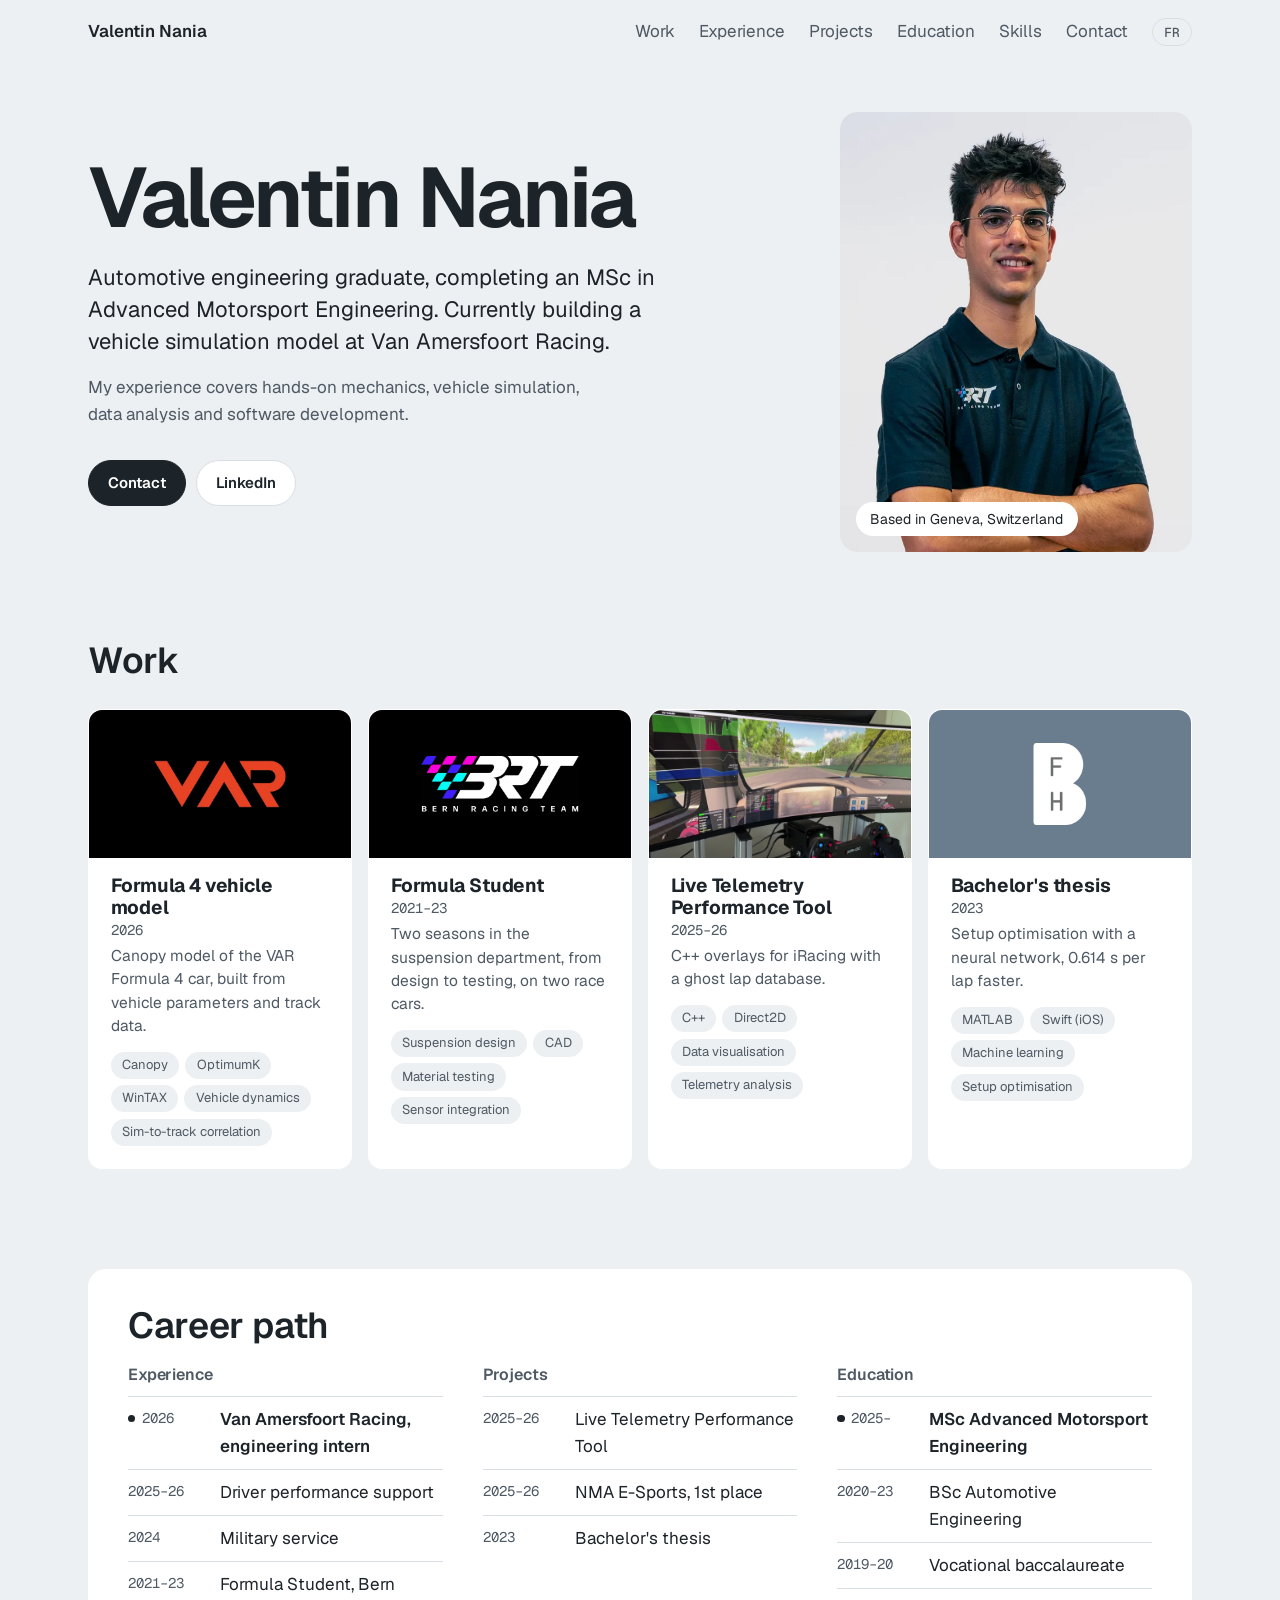
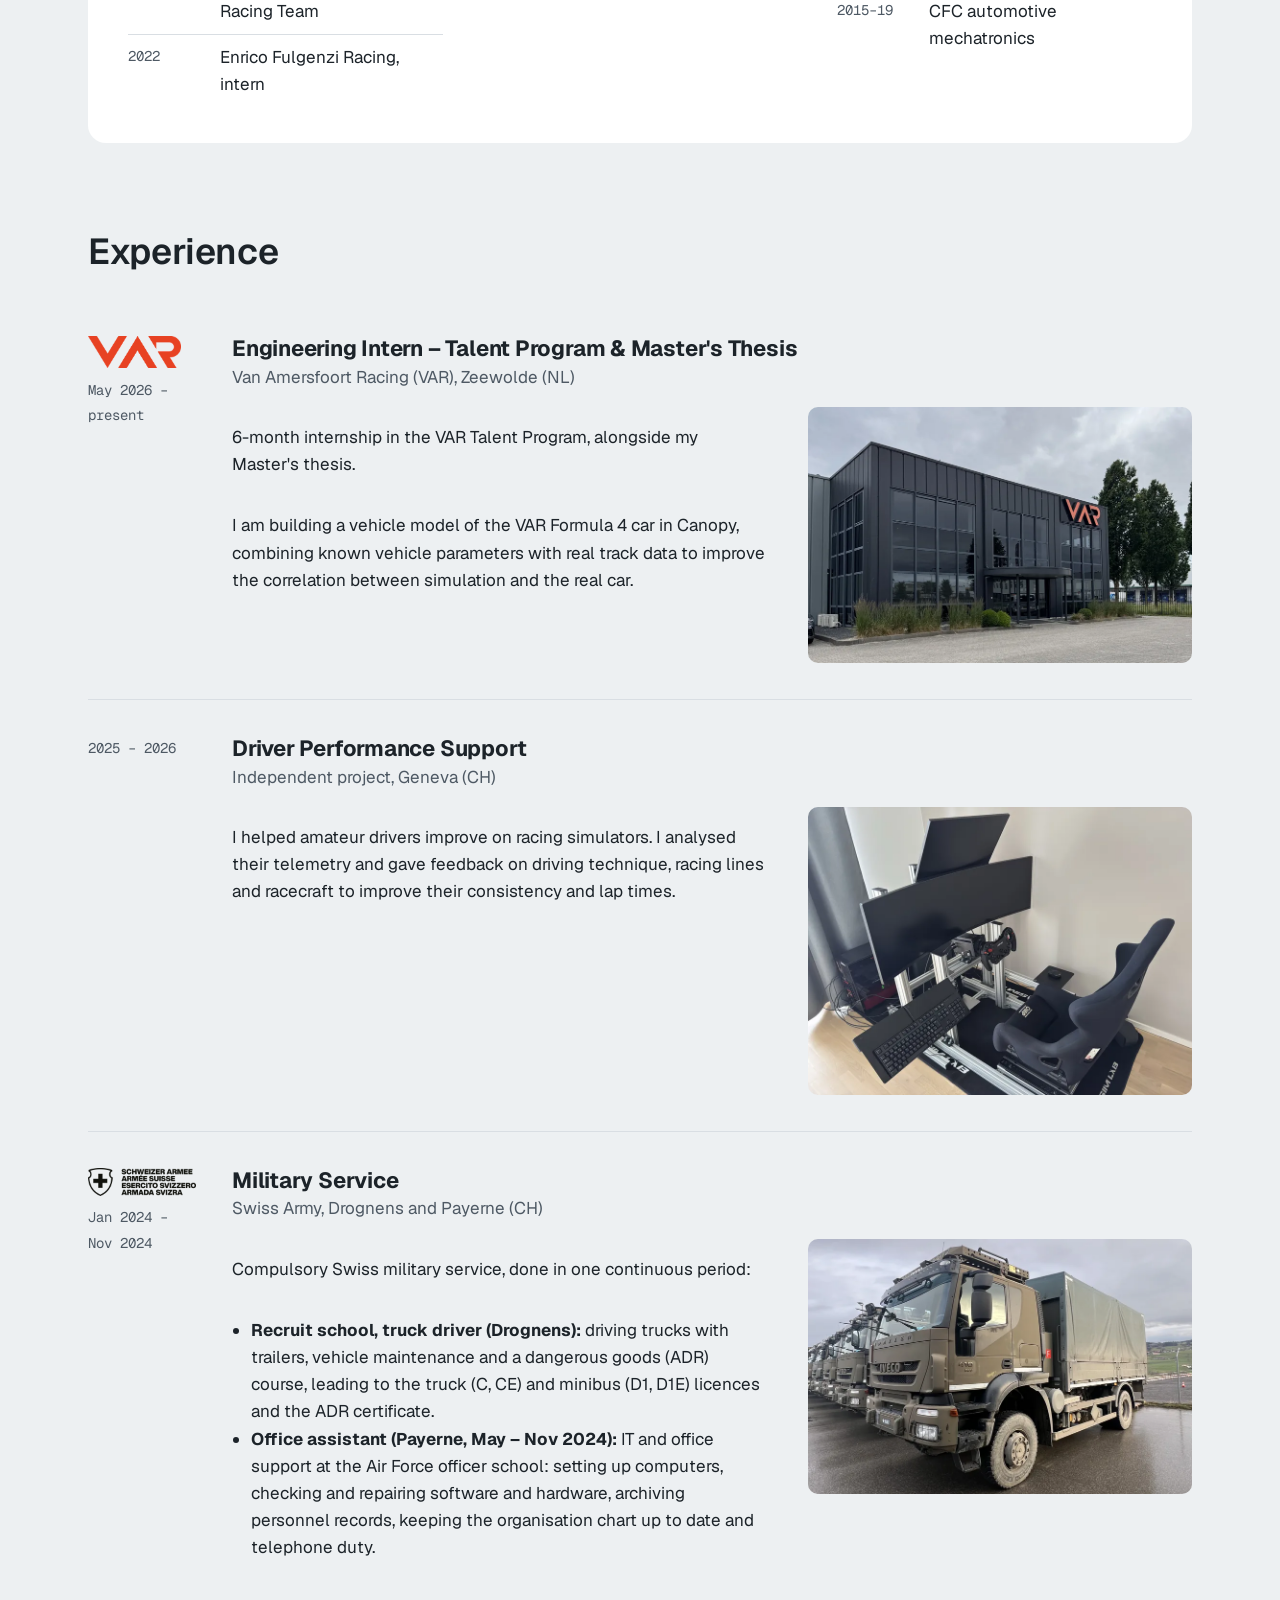
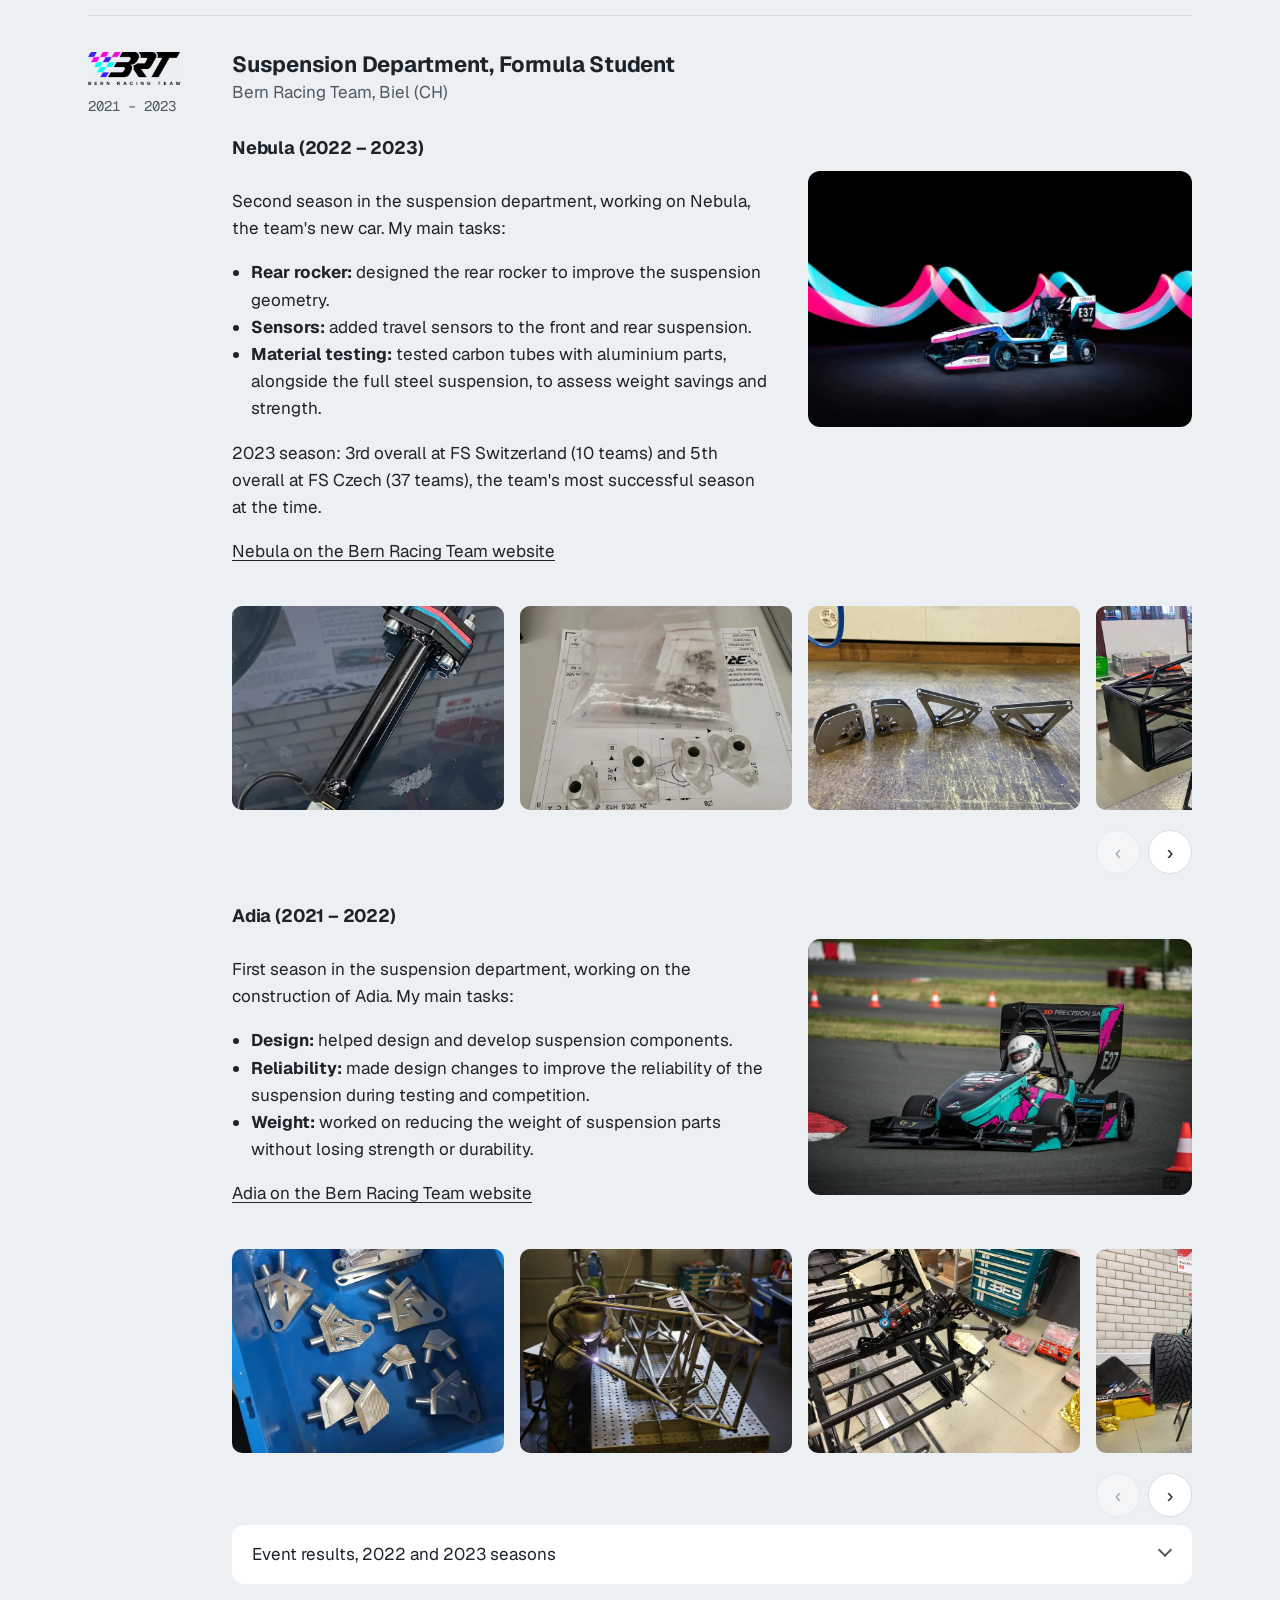
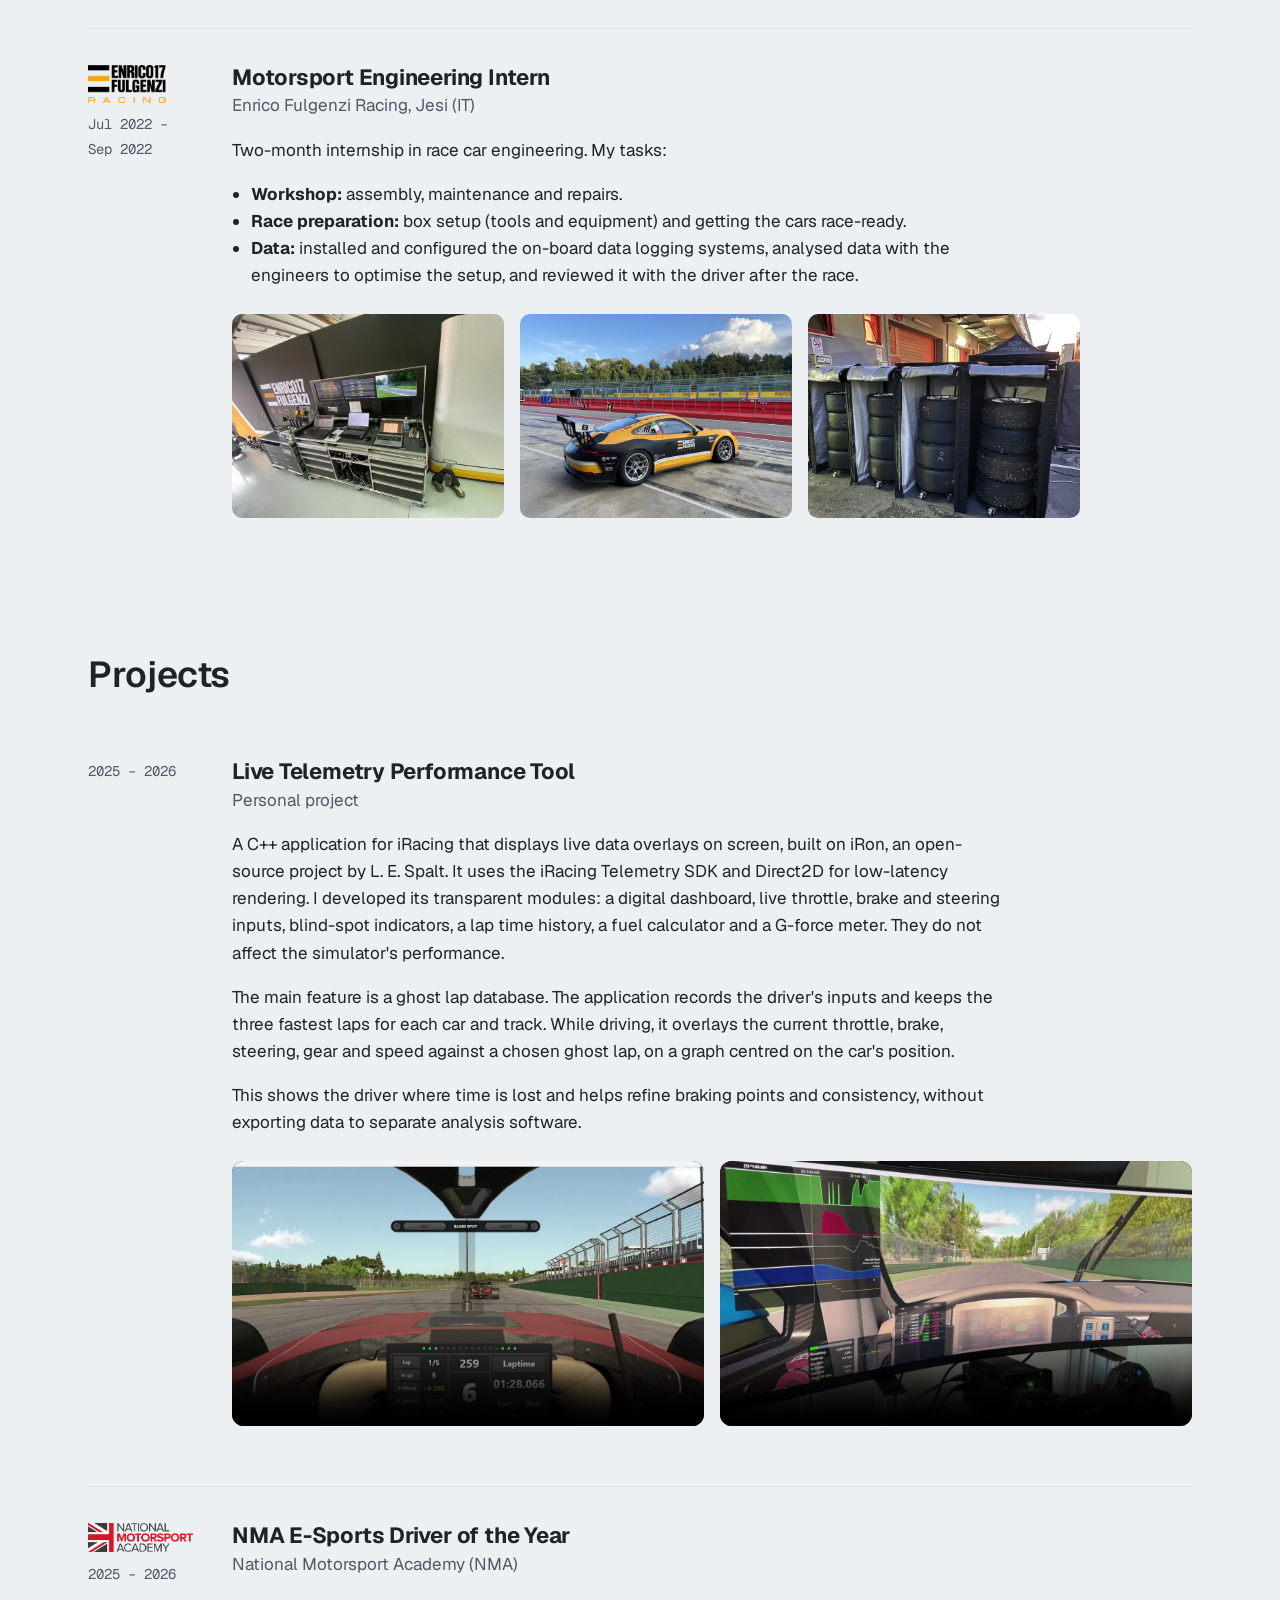
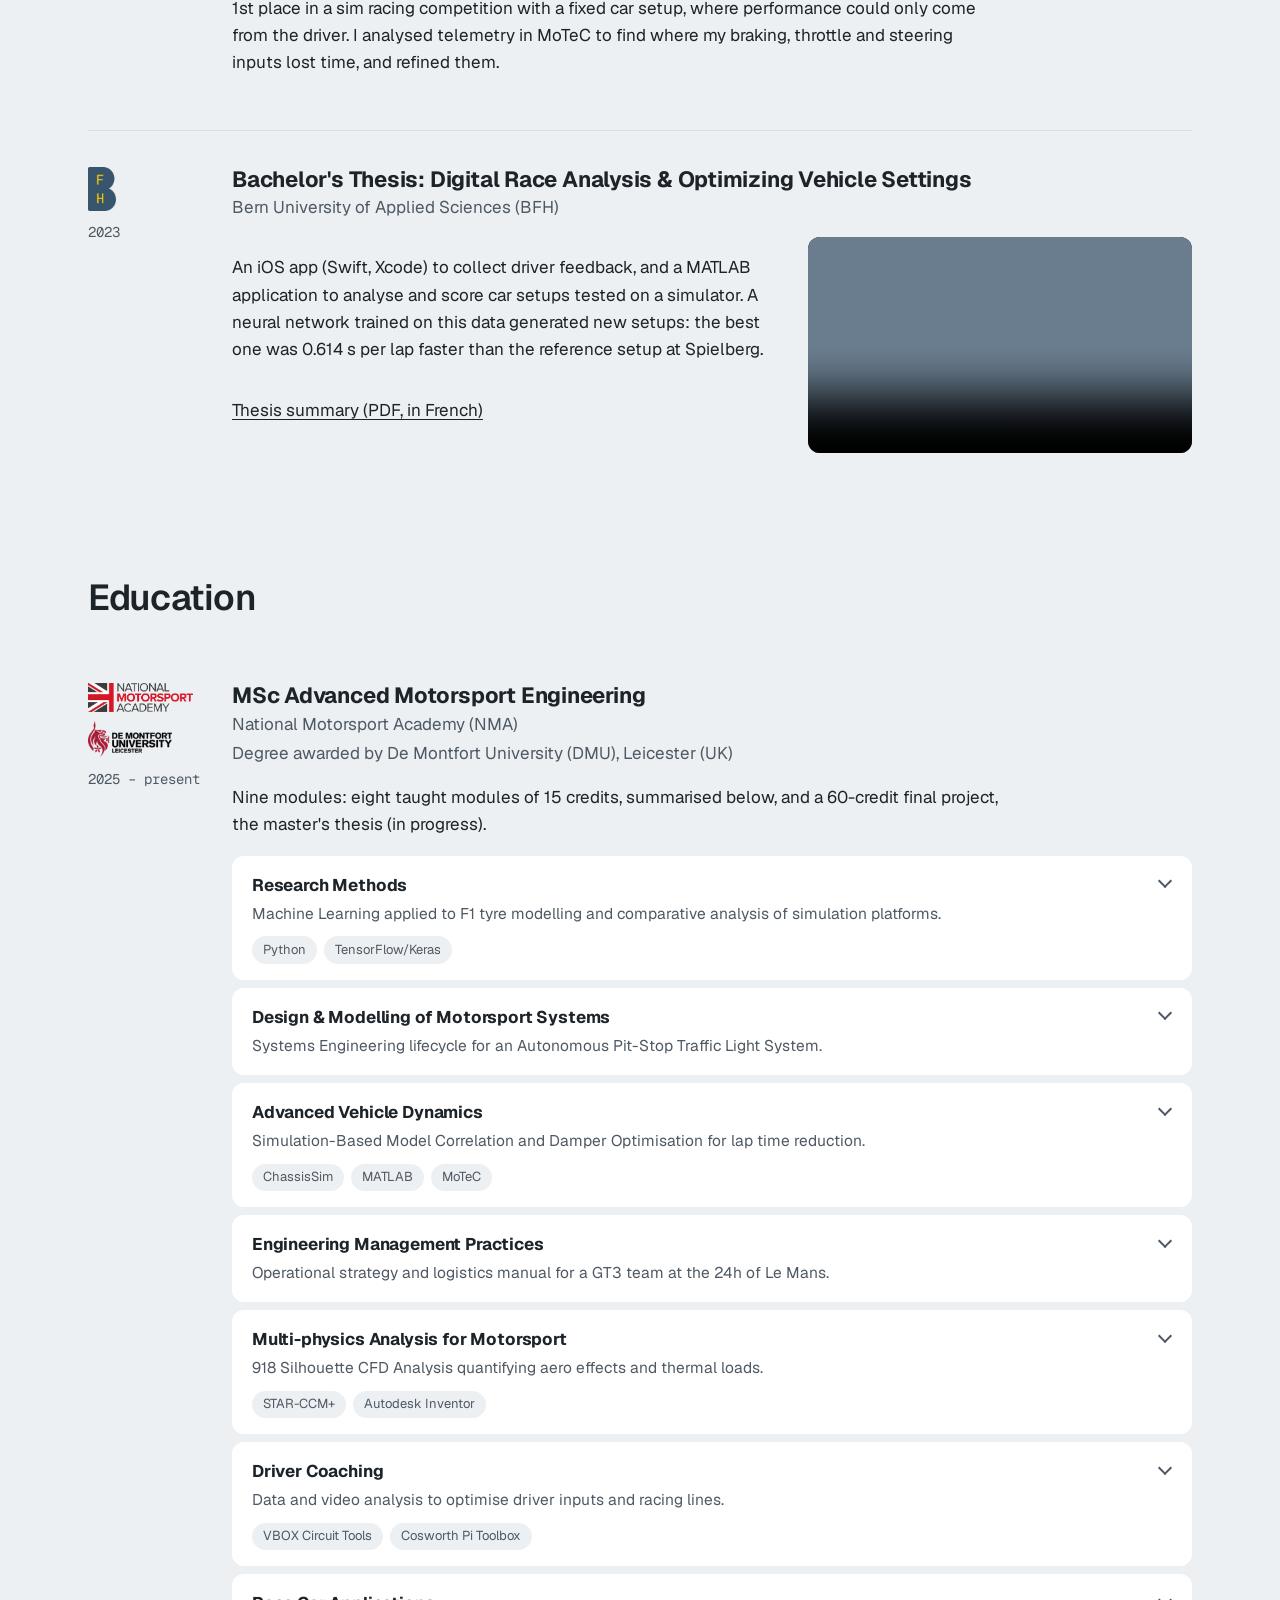
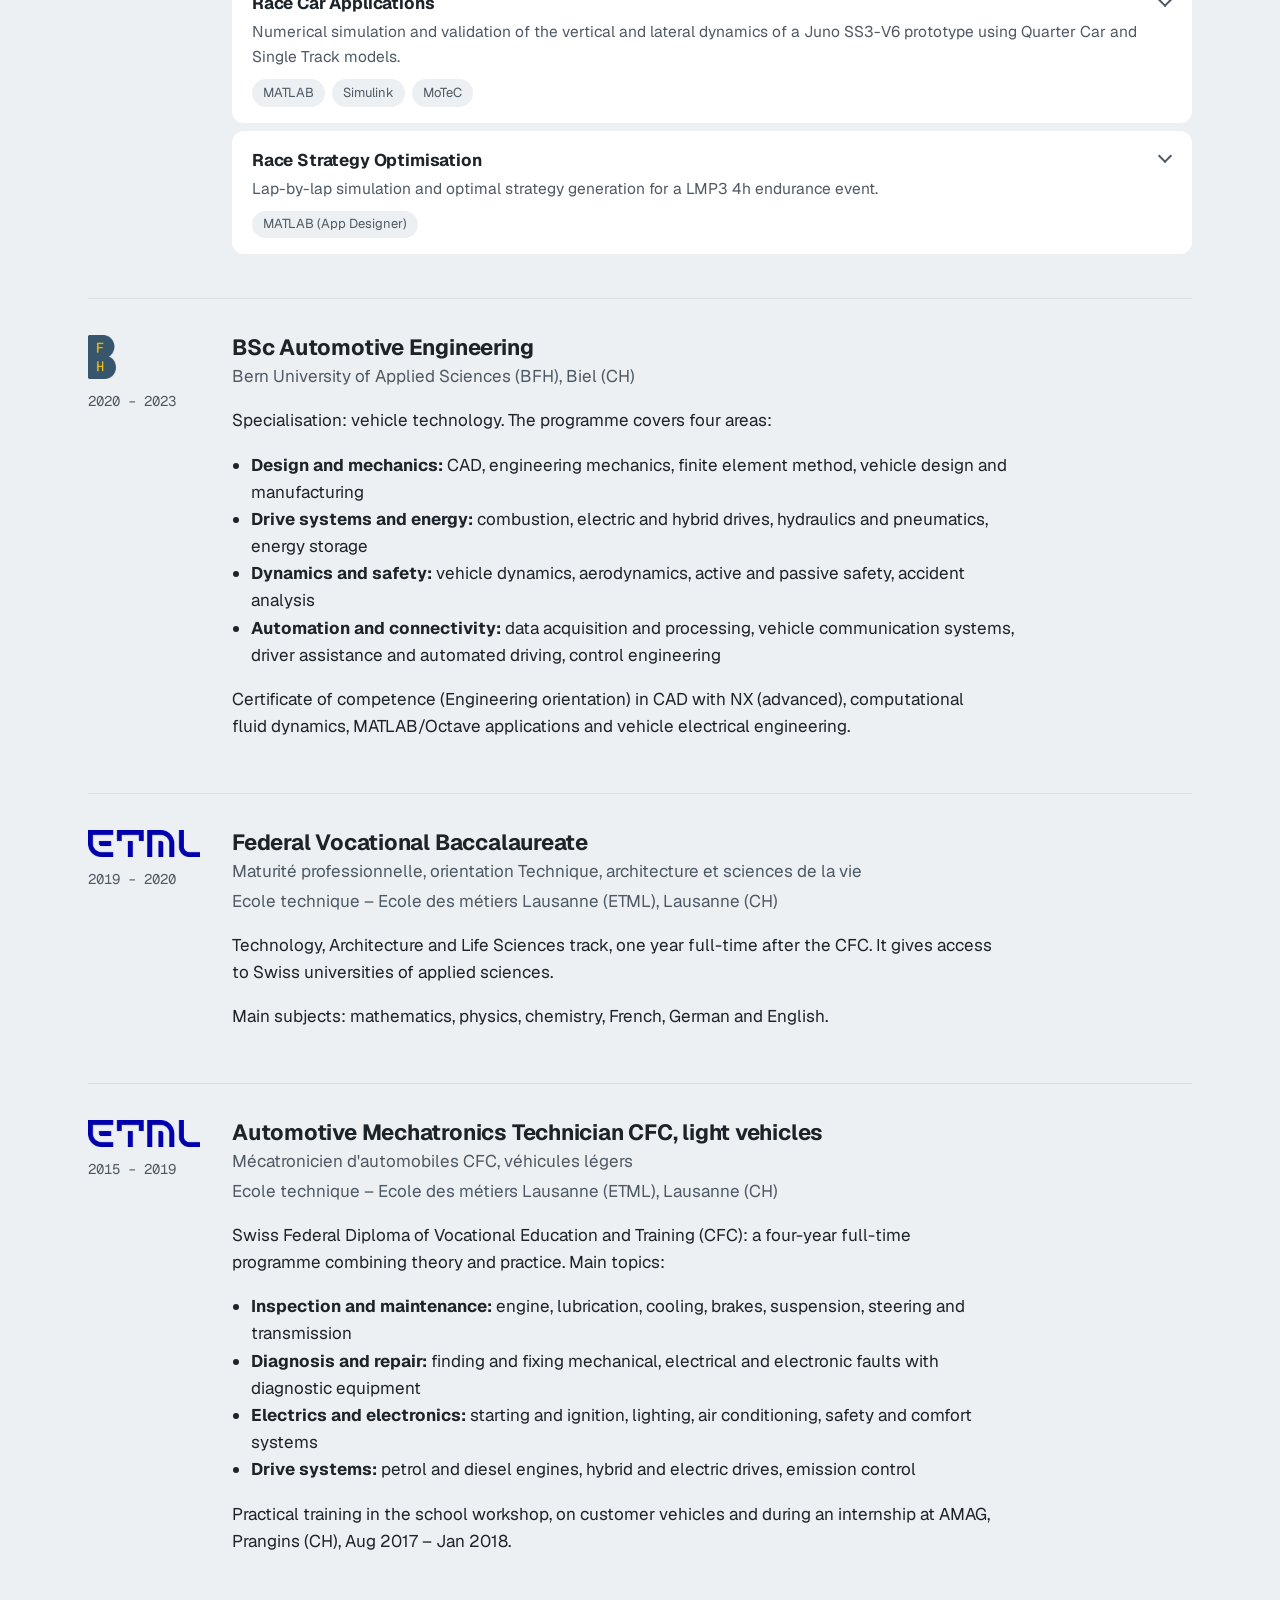
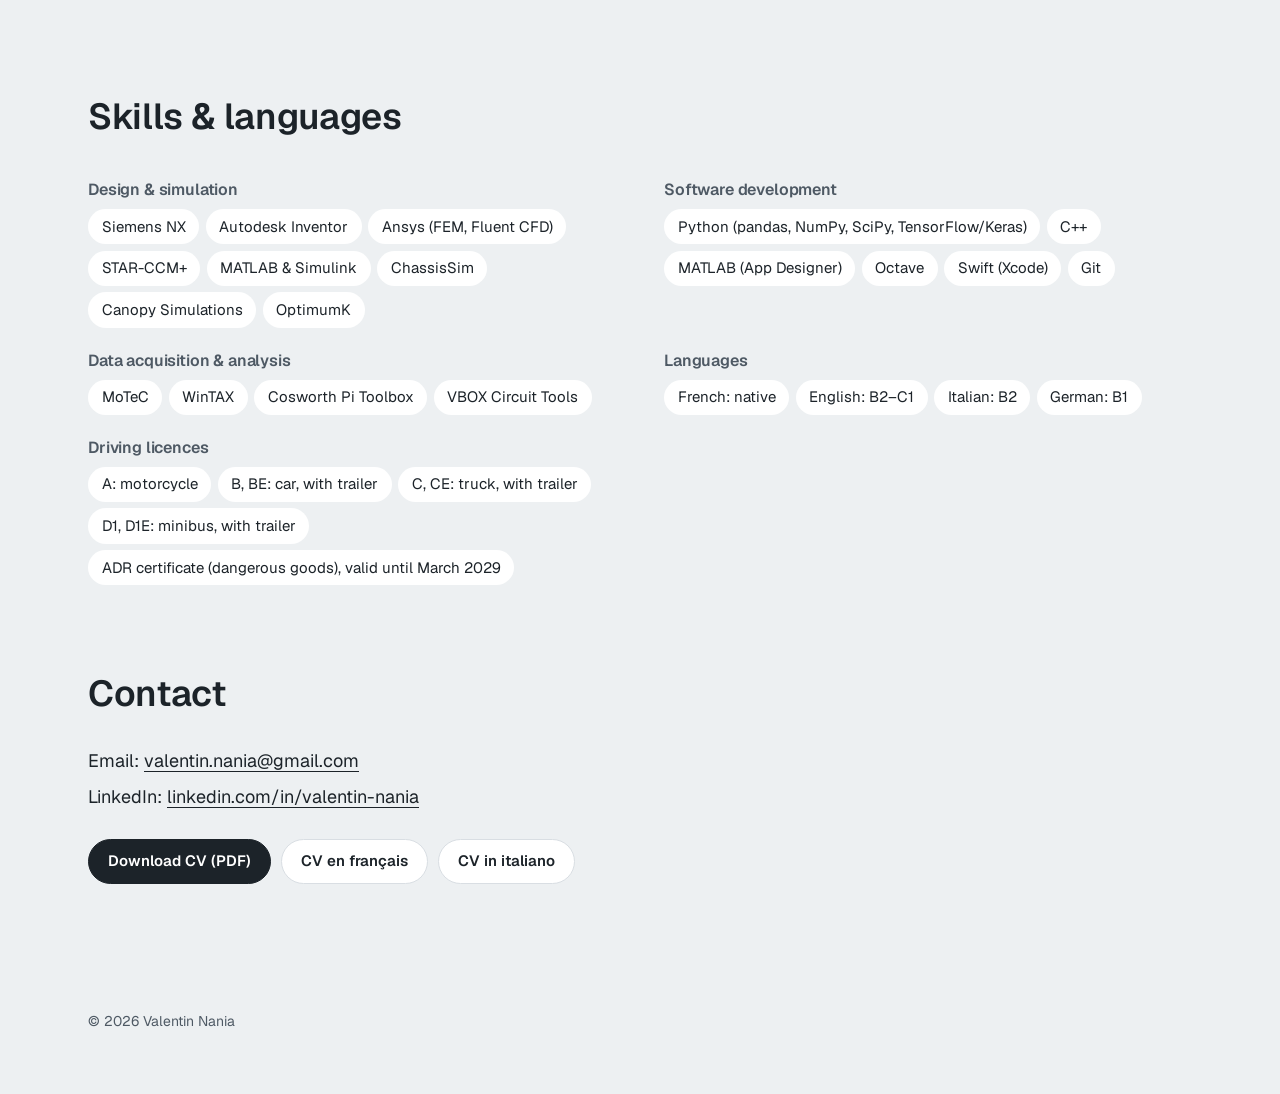
<file: index.html>
<!doctype html>
<html lang="en">
<head>
<meta charset="utf-8">
<meta name="viewport" content="width=device-width, initial-scale=1, viewport-fit=cover">
<title>Valentin Nania – Automotive engineer</title>
<meta name="description" content="Automotive engineering graduate in Geneva, completing an MSc in Advanced Motorsport Engineering. Mechanics, vehicle simulation, data analysis and software.">
<link rel="canonical" href="https://valentinnania.ch/">
<link rel="alternate" hreflang="en" href="https://valentinnania.ch/">
<link rel="alternate" hreflang="fr" href="https://valentinnania.ch/fr/">
<link rel="alternate" hreflang="x-default" href="https://valentinnania.ch/">
<link rel="icon" href="favicon.png" sizes="32x32">
<link rel="apple-touch-icon" href="apple-touch-icon.png">
<!-- Link preview (LinkedIn, WhatsApp, e-mail…): needs absolute URLs, so it works once the site is online -->
<meta property="og:type" content="website">
<meta property="og:locale" content="en_GB">
<meta property="og:locale:alternate" content="fr_CH">
<meta property="og:url" content="https://valentinnania.ch/">
<meta property="og:title" content="Valentin Nania – Automotive engineer">
<meta property="og:description" content="Automotive engineering graduate completing an MSc in Advanced Motorsport Engineering. Experience in hands-on mechanics, vehicle simulation, data analysis and software development.">
<meta property="og:image" content="https://valentinnania.ch/img/share.jpg">
<meta property="og:image:width" content="1200">
<meta property="og:image:height" content="630">
<meta property="og:image:alt" content="Valentin Nania, automotive engineering graduate">
<meta name="twitter:card" content="summary_large_image">
<link rel="preload" href="fonts/geist.woff2" as="font" type="font/woff2" crossorigin>
<link rel="stylesheet" href="style.css">
</head>
<body>
<a class="skip-link" href="#main">Skip to content</a>

<header class="site-header">
  <div class="inner">
    <a class="brand" href="#top">Valentin Nania</a>
    <nav aria-label="Main">
      <a href="#work">Work</a>
      <a href="#experience">Experience</a>
      <a href="#projects">Projects</a>
      <a href="#education">Education</a>
      <a href="#skills">Skills</a>
      <a href="#contact">Contact</a>
    </nav>
    <!-- French version: fr/index.html, same structure; keep both pages in step. -->
    <a class="lang" href="fr/" hreflang="fr" lang="fr" aria-label="Version française">FR</a>
  </div>
</header>

<main id="main">

  <section id="top" class="hero" aria-label="Introduction">
    <div>
      <h1>Valentin Nania</h1>
      <p class="lede">Automotive engineering graduate, completing an MSc in Advanced Motorsport Engineering. Currently building a vehicle simulation model at Van Amersfoort Racing.</p>
      <p class="hero-sub">My experience covers hands-on mechanics, vehicle simulation, data analysis and software development.</p>
      <p class="actions"><a class="pill solid" href="#contact">Contact</a><a class="pill" href="https://www.linkedin.com/in/valentin-nania/">LinkedIn</a></p>
    </div>
    <figure class="portrait">
      <img src="img/portrait-600.webp" srcset="img/portrait-600.webp 600w, img/portrait-1200.webp 1200w" sizes="(min-width: 48rem) 22rem, 14rem" width="600" height="750" alt="Portrait of Valentin Nania" fetchpriority="high">
      <figcaption>Based in Geneva, Switzerland</figcaption>
    </figure>
  </section>

  <section id="work" aria-labelledby="work-title">
    <h2 id="work-title">Work</h2>
    <div class="cards strip" tabindex="0" role="region" aria-label="Work">
      <a class="card" href="#var">
        <img src="img/work-var.webp" width="800" height="450" alt="" loading="lazy" decoding="async">
        <div class="card-body">
          <div class="card-title"><h3>Formula 4 vehicle model</h3><span class="year">2026</span></div>
          <p>Canopy model of the VAR Formula 4 car, built from vehicle parameters and track data.</p>
          <ul class="chips"><li>Canopy</li><li>OptimumK</li><li>WinTAX</li><li>Vehicle dynamics</li><li>Sim-to-track correlation</li></ul>
        </div>
      </a>
      <a class="card" href="#formula-student">
        <img src="img/work-brt.webp" width="800" height="450" alt="" loading="lazy" decoding="async">
        <div class="card-body">
          <div class="card-title"><h3>Formula Student</h3><span class="year">2021–23</span></div>
          <p>Two seasons in the suspension department, from design to testing, on two race cars.</p>
          <ul class="chips"><li>Suspension design</li><li>CAD</li><li>Material testing</li><li>Sensor integration</li></ul>
        </div>
      </a>
      <a class="card" href="#telemetry-tool">
        <img src="img/telemetry-ghost-cover.webp" width="1280" height="720" alt="" loading="lazy" decoding="async">
        <div class="card-body">
          <div class="card-title"><h3>Live Telemetry Performance Tool</h3><span class="year">2025–26</span></div>
          <p>C++ overlays for iRacing with a ghost lap database.</p>
          <ul class="chips"><li>C++</li><li>Direct2D</li><li>Data visualisation</li><li>Telemetry analysis</li></ul>
        </div>
      </a>
      <a class="card" href="#bachelor-thesis">
        <img src="img/work-bfh-slate.webp" width="800" height="450" alt="" loading="lazy" decoding="async">
        <div class="card-body">
          <div class="card-title"><h3>Bachelor's thesis</h3><span class="year">2023</span></div>
          <p>Setup optimisation with a neural network, 0.614 s per lap faster.</p>
          <ul class="chips"><li>MATLAB</li><li>Swift (iOS)</li><li>Machine learning</li><li>Setup optimisation</li></ul>
        </div>
      </a>
    </div>
  </section>

  <section id="path" class="path" aria-labelledby="path-title">
    <h2 id="path-title">Career path</h2>
    <div class="path-cols">
      <div>
        <h3>Experience</h3>
        <ul>
          <li class="now"><a href="#var"><time>2026</time><span>Van Amersfoort Racing, engineering intern</span></a></li>
          <li><a href="#driver-support"><time>2025–26</time><span>Driver performance support</span></a></li>
          <li><a href="#military"><time>2024</time><span>Military service</span></a></li>
          <li><a href="#formula-student"><time>2021–23</time><span>Formula Student, Bern Racing Team</span></a></li>
          <li><a href="#ef-racing"><time>2022</time><span>Enrico Fulgenzi Racing, intern</span></a></li>
        </ul>
      </div>
      <div>
        <h3>Projects</h3>
        <ul>
          <li><a href="#telemetry-tool"><time>2025–26</time><span>Live Telemetry Performance Tool</span></a></li>
          <li><a href="#nma-esports"><time>2025–26</time><span>NMA E-Sports, 1st place</span></a></li>
          <li><a href="#bachelor-thesis"><time>2023</time><span>Bachelor's thesis</span></a></li>
        </ul>
      </div>
      <div>
        <h3>Education</h3>
        <ul>
          <li class="now"><a href="#msc"><time>2025–</time><span>MSc Advanced Motorsport Engineering</span></a></li>
          <li><a href="#bsc"><time>2020–23</time><span>BSc Automotive Engineering</span></a></li>
          <li><a href="#baccalaureate"><time>2019–20</time><span>Vocational baccalaureate</span></a></li>
          <li><a href="#cfc"><time>2015–19</time><span>CFC automotive mechatronics</span></a></li>
        </ul>
      </div>
    </div>
  </section>

  <section id="experience" aria-labelledby="experience-title">
    <h2 id="experience-title">Experience</h2>

    <article id="var">
      <div class="meta"><img class="org-logo" src="img/org-var.webp" width="93" height="32" alt=""><p class="date">May&nbsp;2026&nbsp;– present</p></div>
      <div class="entry-body split">
        <header class="entry-head">
          <h3>Engineering Intern – Talent Program &amp; Master's Thesis</h3>
          <p class="org">Van Amersfoort Racing (VAR), Zeewolde (NL)</p>
        </header>
        <p>6-month internship in the VAR Talent Program, alongside my Master's thesis.</p>
        <p>I am building a vehicle model of the VAR Formula 4 car in Canopy, combining known vehicle parameters with real track data to improve the correlation between simulation and the real car.</p>
        <figure>
          <a href="img/var-building-1600.webp"><img src="img/var-building-800.webp" srcset="img/var-building-800.webp 800w, img/var-building-1600.webp 1600w" sizes="(min-width: 48rem) 24rem, 100vw" width="800" height="533" alt="Van Amersfoort Racing building with the VAR logo" loading="lazy" decoding="async"></a>
        </figure>
      </div>
    </article>

    <article id="driver-support">
      <div class="meta"><p class="date">2025 – 2026</p></div>
      <div class="entry-body split">
        <header class="entry-head">
          <h3>Driver Performance Support</h3>
          <p class="org">Independent project, Geneva (CH)</p>
        </header>
        <p>I helped amateur drivers improve on racing simulators. I analysed their telemetry and gave feedback on driving technique, racing lines and racecraft to improve their consistency and lap times.</p>
        <figure>
          <a href="img/sim-rig-1600.webp"><img src="img/sim-rig-800.webp" srcset="img/sim-rig-800.webp 800w, img/sim-rig-1600.webp 1600w" sizes="(min-width: 48rem) 24rem, 100vw" width="800" height="600" alt="Driving simulator with bucket seat, wheel base and screens" loading="lazy" decoding="async"></a>
        </figure>
      </div>
    </article>

    <article id="military">
      <div class="meta"><img class="org-logo" src="img/org-army.webp" width="108" height="28" alt=""><p class="date">Jan&nbsp;2024&nbsp;– Nov&nbsp;2024</p></div>
      <div class="entry-body split">
        <header class="entry-head">
          <h3>Military Service</h3>
          <p class="org">Swiss Army, Drognens and Payerne (CH)</p>
        </header>
        <p>Compulsory Swiss military service, done in one continuous period:</p>
        <ul>
          <li><strong>Recruit school, truck driver (Drognens):</strong> driving trucks with trailers, vehicle maintenance and a dangerous goods (ADR) course, leading to the truck (C, CE) and minibus (D1, D1E) licences and the ADR certificate.</li>
          <li><strong>Office assistant (Payerne, May – Nov 2024):</strong> IT and office support at the Air Force officer school: setting up computers, checking and repairing software and hardware, archiving personnel records, keeping the organisation chart up to date and telephone duty.</li>
        </ul>
        <figure>
          <a href="img/military-truck-1600.webp"><img src="img/military-truck-800.webp" srcset="img/military-truck-800.webp 800w, img/military-truck-1600.webp 1600w" sizes="(min-width: 48rem) 24rem, 100vw" width="800" height="533" alt="Row of Swiss Army Iveco trucks" loading="lazy" decoding="async"></a>
        </figure>
      </div>
    </article>

    <article id="formula-student">
      <div class="meta"><img class="org-logo" src="img/org-brt.webp" width="92" height="33" alt=""><p class="date">2021 – 2023</p></div>
      <div class="entry-body">
        <header class="entry-head">
          <h3>Suspension Department, Formula Student</h3>
          <p class="org">Bern Racing Team, Biel (CH)</p>
        </header>

        <section class="season" aria-labelledby="nebula-title">
          <h4 id="nebula-title">Nebula (2022 – 2023)</h4>
          <div class="season-body">
            <div>
          <p>Second season in the suspension department, working on Nebula, the team's new car. My main tasks:</p>
          <ul>
            <li><strong>Rear rocker:</strong> designed the rear rocker to improve the suspension geometry.</li>
            <li><strong>Sensors:</strong> added travel sensors to the front and rear suspension.</li>
            <li><strong>Material testing:</strong> tested carbon tubes with aluminium parts, alongside the full steel suspension, to assess weight savings and strength.</li>
          </ul>
          <p>2023 season: 3rd overall at FS Switzerland (10 teams) and 5th overall at FS Czech (37 teams), the team's most successful season at the time.</p>
          <p><a href="https://bernracingteam.ch/car/nebula/">Nebula on the Bern Racing Team website</a></p>
            </div>
            <figure class="feature">
              <a href="img/fs-nebula-studio-1600.webp"><img src="img/fs-nebula-studio-800.webp" srcset="img/fs-nebula-studio-800.webp 800w, img/fs-nebula-studio-1600.webp 960w" sizes="(min-width: 48rem) 24rem, 100vw" width="800" height="533" alt="Nebula in a studio photo with light trails" loading="lazy" decoding="async"></a>
            </figure>
          </div>
          <div class="strip gallery-strip" tabindex="0" role="region" aria-label="Nebula photos">
            <figure>
              <a href="img/fs-nebula-part-1600.webp"><img src="img/fs-nebula-part-800.webp" srcset="img/fs-nebula-part-800.webp 800w, img/fs-nebula-part-1600.webp 1360w" sizes="(min-width: 48rem) 17rem, 75vw" width="800" height="1038" alt="Nebula suspension part with rod ends" loading="lazy" decoding="async"></a>
            </figure>
            <figure>
              <a href="img/fs-nebula-parts-drawing-1600.webp"><img src="img/fs-nebula-parts-drawing-800.webp" srcset="img/fs-nebula-parts-drawing-800.webp 800w, img/fs-nebula-parts-drawing-1600.webp 1200w" sizes="(min-width: 48rem) 17rem, 75vw" width="800" height="1067" alt="Machined parts next to their technical drawing" loading="lazy" decoding="async"></a>
            </figure>
            <figure>
              <a href="img/fs-nebula-machined-parts-1600.webp"><img src="img/fs-nebula-machined-parts-800.webp" srcset="img/fs-nebula-machined-parts-800.webp 800w, img/fs-nebula-machined-parts-1600.webp 1600w" sizes="(min-width: 48rem) 17rem, 75vw" width="800" height="600" alt="Machined aluminium parts laid out on a workbench" loading="lazy" decoding="async"></a>
            </figure>
            <figure>
              <a href="img/fs-nebula-chassis-1600.webp"><img src="img/fs-nebula-chassis-800.webp" srcset="img/fs-nebula-chassis-800.webp 800w, img/fs-nebula-chassis-1600.webp 1600w" sizes="(min-width: 48rem) 17rem, 75vw" width="800" height="1067" alt="Nebula chassis on stands during assembly" loading="lazy" decoding="async"></a>
            </figure>
            <figure>
              <a href="img/fs-nebula-cad-rear-1600.webp"><img class="cad" src="img/fs-nebula-cad-rear-800.webp" srcset="img/fs-nebula-cad-rear-800.webp 800w, img/fs-nebula-cad-rear-1600.webp 1549w" sizes="(min-width: 48rem) 17rem, 75vw" width="800" height="418" alt="CAD render of the rear suspension with both rockers and dampers" loading="lazy" decoding="async"></a>
            </figure>
            <figure>
              <a href="img/fs-nebula-cad-front-1600.webp"><img class="cad" src="img/fs-nebula-cad-front-800.webp" srcset="img/fs-nebula-cad-front-800.webp 800w, img/fs-nebula-cad-front-1600.webp 1194w" sizes="(min-width: 48rem) 17rem, 75vw" width="800" height="511" alt="CAD render of the front suspension with damper and pushrod" loading="lazy" decoding="async"></a>
            </figure>
            <figure>
              <a href="img/fs-nebula-rear-rockers-1600.webp"><img src="img/fs-nebula-rear-rockers-800.webp" srcset="img/fs-nebula-rear-rockers-800.webp 800w, img/fs-nebula-rear-rockers-1600.webp 1600w" sizes="(min-width: 48rem) 17rem, 75vw" width="800" height="600" alt="Rear rockers and dampers mounted on the chassis" loading="lazy" decoding="async"></a>
            </figure>
            <figure>
              <a href="img/fs-nebula-rear-suspension-1600.webp"><img src="img/fs-nebula-rear-suspension-800.webp" srcset="img/fs-nebula-rear-suspension-800.webp 800w, img/fs-nebula-rear-suspension-1600.webp 1600w" sizes="(min-width: 48rem) 17rem, 75vw" width="800" height="1067" alt="Rear suspension and upright assembled on the car" loading="lazy" decoding="async"></a>
            </figure>
            <figure>
              <a href="img/fs-nebula-workshop-1600.webp"><img src="img/fs-nebula-workshop-800.webp" srcset="img/fs-nebula-workshop-800.webp 800w, img/fs-nebula-workshop-1600.webp 1600w" sizes="(min-width: 48rem) 17rem, 75vw" width="800" height="1067" alt="Nebula assembled on stands in the workshop" loading="lazy" decoding="async"></a>
            </figure>
            <figure>
              <a href="img/fs-nebula-first-drive-2-1600.webp"><img src="img/fs-nebula-first-drive-2-800.webp" srcset="img/fs-nebula-first-drive-2-800.webp 800w, img/fs-nebula-first-drive-2-1600.webp 1600w" sizes="(min-width: 48rem) 17rem, 75vw" width="800" height="533" alt="Nebula driving between cones during its first drive" loading="lazy" decoding="async"></a>
            </figure>
            <figure>
              <a href="img/fs-nebula-first-drive-1600.webp"><img src="img/fs-nebula-first-drive-800.webp" srcset="img/fs-nebula-first-drive-800.webp 800w, img/fs-nebula-first-drive-1600.webp 1600w" sizes="(min-width: 48rem) 17rem, 75vw" width="800" height="533" alt="Nebula on a test area during its first drive" loading="lazy" decoding="async"></a>
            </figure>
            <figure>
              <a href="img/fs-nebula-fs-czech-1600.webp"><img src="img/fs-nebula-fs-czech-800.webp" srcset="img/fs-nebula-fs-czech-800.webp 800w, img/fs-nebula-fs-czech-1600.webp 1600w" sizes="(min-width: 48rem) 17rem, 75vw" width="800" height="533" alt="Nebula driving at FS Czech 2023" loading="lazy" decoding="async"></a>
            </figure>
          </div>
        </section>

        <section class="season" aria-labelledby="adia-title">
          <h4 id="adia-title">Adia (2021 – 2022)</h4>
          <div class="season-body">
            <div>
          <p>First season in the suspension department, working on the construction of Adia. My main tasks:</p>
          <ul>
            <li><strong>Design:</strong> helped design and develop suspension components.</li>
            <li><strong>Reliability:</strong> made design changes to improve the reliability of the suspension during testing and competition.</li>
            <li><strong>Weight:</strong> worked on reducing the weight of suspension parts without losing strength or durability.</li>
          </ul>
          <p><a href="https://bernracingteam.ch/car/adia/">Adia on the Bern Racing Team website</a></p>
            </div>
            <figure class="feature">
              <a href="img/fs-adia-track-1600.webp"><img src="img/fs-adia-track-800.webp" srcset="img/fs-adia-track-800.webp 800w, img/fs-adia-track-1600.webp 1600w" sizes="(min-width: 48rem) 24rem, 100vw" width="800" height="533" alt="Adia driving on track" loading="lazy" decoding="async"></a>
            </figure>
          </div>
          <div class="strip gallery-strip" tabindex="0" role="region" aria-label="Adia photos">
            <figure>
              <a href="img/fs-adia-parts-1600.webp"><img src="img/fs-adia-parts-800.webp" srcset="img/fs-adia-parts-800.webp 800w, img/fs-adia-parts-1600.webp 1152w" sizes="(min-width: 48rem) 17rem, 75vw" width="800" height="1422" alt="Machined suspension brackets in a storage box" loading="lazy" decoding="async"></a>
            </figure>
            <figure>
              <a href="img/fs-adia-welding-1600.webp"><img src="img/fs-adia-welding-800.webp" srcset="img/fs-adia-welding-800.webp 800w, img/fs-adia-welding-1600.webp 1600w" sizes="(min-width: 48rem) 17rem, 75vw" width="800" height="533" alt="Adia chassis being welded on a fixture table" loading="lazy" decoding="async"></a>
            </figure>
            <figure>
              <a href="img/fs-adia-chassis-suspension-1600.webp"><img src="img/fs-adia-chassis-suspension-800.webp" srcset="img/fs-adia-chassis-suspension-800.webp 800w, img/fs-adia-chassis-suspension-1600.webp 1600w" sizes="(min-width: 48rem) 17rem, 75vw" width="800" height="600" alt="Adia chassis with suspension parts being fitted" loading="lazy" decoding="async"></a>
            </figure>
            <figure>
              <a href="img/fs-adia-rolling-chassis-1600.webp"><img src="img/fs-adia-rolling-chassis-800.webp" srcset="img/fs-adia-rolling-chassis-800.webp 800w, img/fs-adia-rolling-chassis-1600.webp 1600w" sizes="(min-width: 48rem) 17rem, 75vw" width="800" height="600" alt="Adia rolling chassis in the workshop" loading="lazy" decoding="async"></a>
            </figure>
            <figure>
              <a href="img/fs-adia-wishbones-1600.webp"><img src="img/fs-adia-wishbones-800.webp" srcset="img/fs-adia-wishbones-800.webp 800w, img/fs-adia-wishbones-1600.webp 1600w" sizes="(min-width: 48rem) 17rem, 75vw" width="800" height="1067" alt="Suspension wishbones mounted on Adia" loading="lazy" decoding="async"></a>
            </figure>
            <figure>
              <a href="img/fs-adia-wishbones-2-1600.webp"><img src="img/fs-adia-wishbones-2-800.webp" srcset="img/fs-adia-wishbones-2-800.webp 800w, img/fs-adia-wishbones-2-1600.webp 1600w" sizes="(min-width: 48rem) 17rem, 75vw" width="800" height="1067" alt="Suspension wishbones on Adia, side view" loading="lazy" decoding="async"></a>
            </figure>
            <figure>
              <a href="img/fs-adia-damper-1600.webp"><img src="img/fs-adia-damper-800.webp" srcset="img/fs-adia-damper-800.webp 800w, img/fs-adia-damper-1600.webp 1536w" sizes="(min-width: 48rem) 17rem, 75vw" width="800" height="1067" alt="Adia suspension corner with damper and wishbones" loading="lazy" decoding="async"></a>
            </figure>
            <figure>
              <a href="img/fs-adia-display-1600.webp"><img src="img/fs-adia-display-800.webp" srcset="img/fs-adia-display-800.webp 800w, img/fs-adia-display-1600.webp 1600w" sizes="(min-width: 48rem) 17rem, 75vw" width="800" height="533" alt="Adia on display" loading="lazy" decoding="async"></a>
            </figure>
          </div>
        </section>

        <details>
          <summary>Event results, 2022 and 2023 seasons</summary>
            <div class="table-wrap">
              <table>
                <caption>Nebula, 2023 season</caption>
                <thead>
                  <tr><th scope="col" rowspan="2">Event</th><th scope="col" rowspan="2">Overall</th><th scope="colgroup" colspan="5">Dynamic events</th><th scope="colgroup" colspan="3">Static events</th></tr>
                  <tr><th scope="col"><abbr title="Endurance">End.</abbr></th><th scope="col"><abbr title="Autocross">AutoX</abbr></th><th scope="col"><abbr title="Acceleration">Acc.</abbr></th><th scope="col"><abbr title="Skidpad">Skid.</abbr></th><th scope="col"><abbr title="Efficiency">Eff.</abbr></th><th scope="col"><abbr title="Engineering Design">Des.</abbr></th><th scope="col"><abbr title="Business Plan Presentation">BP</abbr></th><th scope="col"><abbr title="Cost &amp; Manufacturing">Cost</abbr></th></tr>
                </thead>
                <tbody>
                  <tr><th scope="row">FS Switzerland</th><td class="podium">P3/10</td><td class="podium">2</td><td class="podium">3</td><td>–</td><td class="podium">3</td><td>–</td><td>6</td><td class="podium">2</td><td>4</td></tr>
                  <tr><th scope="row">FS ATA</th><td>P11/30</td><td>–</td><td>9</td><td>7</td><td>5</td><td>–</td><td>10</td><td>10</td><td>22</td></tr>
                  <tr><th scope="row">FS Czech</th><td>P5/37</td><td>5</td><td>6</td><td>5</td><td>10</td><td class="podium">3</td><td>14</td><td>33</td><td>29</td></tr>
                  <tr><th scope="row">FS Alpe Adria</th><td>P9/36</td><td>9</td><td>9</td><td>12</td><td>14</td><td>6</td><td>25</td><td>24</td><td>23</td></tr>
                </tbody>
              </table>
            </div>
            <div class="table-wrap">
              <table>
                <caption>Adia, 2022 season</caption>
                <thead>
                  <tr><th scope="col" rowspan="2">Event</th><th scope="col" rowspan="2">Overall</th><th scope="colgroup" colspan="5">Dynamic events</th><th scope="colgroup" colspan="3">Static events</th></tr>
                  <tr><th scope="col"><abbr title="Endurance">End.</abbr></th><th scope="col"><abbr title="Autocross">AutoX</abbr></th><th scope="col"><abbr title="Acceleration">Acc.</abbr></th><th scope="col"><abbr title="Skidpad">Skid.</abbr></th><th scope="col"><abbr title="Efficiency">Eff.</abbr></th><th scope="col"><abbr title="Engineering Design">Des.</abbr></th><th scope="col"><abbr title="Business Plan Presentation">BP</abbr></th><th scope="col"><abbr title="Cost &amp; Manufacturing">Cost</abbr></th></tr>
                </thead>
                <tbody>
                  <tr><th scope="row">FS Switzerland</th><td>P11/15</td><td>–</td><td>–</td><td>–</td><td>–</td><td>–</td><td>11</td><td>6</td><td>13</td></tr>
                  <tr><th scope="row">FS Alpe Adria</th><td>P16/31</td><td>9</td><td>16</td><td>15</td><td>15</td><td>9</td><td>25</td><td>23</td><td>16</td></tr>
                  <tr><th scope="row">FS Spain</th><td>P28/38</td><td>–</td><td>10</td><td>7</td><td>–</td><td>–</td><td>32</td><td>27</td><td>34</td></tr>
                </tbody>
              </table>
            </div>
          <div class="legend">
            <div>
              <p class="legend-title">Dynamic events</p>
              <dl><dt>End.</dt><dd>Endurance</dd><dt>AutoX</dt><dd>Autocross</dd><dt>Acc.</dt><dd>Acceleration</dd><dt>Skid.</dt><dd>Skidpad</dd><dt>Eff.</dt><dd>Efficiency</dd></dl>
            </div>
            <div>
              <p class="legend-title">Static events</p>
              <dl><dt>Des.</dt><dd>Engineering Design</dd><dt>BP</dt><dd>Business Plan Presentation</dd><dt>Cost</dt><dd>Cost &amp; Manufacturing</dd></dl>
            </div>
          </div>
        </details>
      </div>
    </article>

    <article id="ef-racing">
      <div class="meta"><img class="org-logo" src="img/org-efr.webp" width="78" height="38" alt=""><p class="date">Jul&nbsp;2022&nbsp;– Sep&nbsp;2022</p></div>
      <div class="entry-body">
        <header class="entry-head">
          <h3>Motorsport Engineering Intern</h3>
          <p class="org">Enrico Fulgenzi Racing, Jesi (IT)</p>
        </header>
        <p>Two-month internship in race car engineering. My tasks:</p>
        <ul>
          <li><strong>Workshop:</strong> assembly, maintenance and repairs.</li>
          <li><strong>Race preparation:</strong> box setup (tools and equipment) and getting the cars race-ready.</li>
          <li><strong>Data:</strong> installed and configured the on-board data logging systems, analysed data with the engineers to optimise the setup, and reviewed it with the driver after the race.</li>
        </ul>
        <div class="strip gallery-strip" tabindex="0" role="region" aria-label="Enrico Fulgenzi Racing photos">
          <figure>
            <a href="img/ef-engineering-station-1600.webp"><img src="img/ef-engineering-station-800.webp" srcset="img/ef-engineering-station-800.webp 800w, img/ef-engineering-station-1600.webp 1600w" sizes="(min-width: 48rem) 17rem, 75vw" width="800" height="600" alt="Team engineering station with laptops and screens in the pit box" loading="lazy" decoding="async"></a>
          </figure>
          <figure>
            <a href="img/ef-pit-lane-1600.webp"><img src="img/ef-pit-lane-800.webp" srcset="img/ef-pit-lane-800.webp 800w, img/ef-pit-lane-1600.webp 1600w" sizes="(min-width: 48rem) 17rem, 75vw" width="800" height="600" alt="Enrico Fulgenzi Racing car in the pit lane" loading="lazy" decoding="async"></a>
          </figure>
          <figure>
            <a href="img/ef-tyres-1600.webp"><img src="img/ef-tyres-800.webp" srcset="img/ef-tyres-800.webp 800w, img/ef-tyres-1600.webp 1600w" sizes="(min-width: 48rem) 17rem, 75vw" width="800" height="600" alt="Tyre sets on racks in the pit lane" loading="lazy" decoding="async"></a>
          </figure>
        </div>
      </div>
    </article>
  </section>

  <section id="projects" aria-labelledby="projects-title">
    <h2 id="projects-title">Projects</h2>

    <article id="telemetry-tool">
      <div class="meta"><p class="date">2025 – 2026</p></div>
      <div class="entry-body">
        <header class="entry-head">
          <h3>Live Telemetry Performance Tool</h3>
          <p class="org">Personal project</p>
        </header>
        <p>A C++ application for iRacing that displays live data overlays on screen, built on iRon, an open-source project by L. E. Spalt. It uses the iRacing Telemetry SDK and Direct2D for low-latency rendering. I developed its transparent modules: a digital dashboard, live throttle, brake and steering inputs, blind-spot indicators, a lap time history, a fuel calculator and a G-force meter. They do not affect the simulator's performance.</p>
        <p>The main feature is a ghost lap database. The application records the driver's inputs and keeps the three fastest laps for each car and track. While driving, it overlays the current throttle, brake, steering, gear and speed against a chosen ghost lap, on a graph centred on the car's position.</p>
        <p>This shows the driver where time is lost and helps refine braking points and consistency, without exporting data to separate analysis software.</p>
        <div class="video-pair">
        <figure>
          <video aria-label="Dashboard overlays" controls preload="none" playsinline poster="img/telemetry-dashboard-cover.webp" width="1280" height="720">
            <source src="video/telemetry-dashboard.mp4" type="video/mp4">
          </video>
        </figure>
        <figure>
          <video aria-label="Ghost lap comparison" controls preload="none" playsinline poster="img/telemetry-ghost-cover.webp" width="1280" height="720">
            <source src="video/telemetry-ghost.mp4" type="video/mp4">
          </video>
        </figure>
        </div>
      </div>
    </article>

    <article id="nma-esports">
      <div class="meta"><img class="org-logo" src="img/org-nma.webp" width="105" height="29" alt=""><p class="date">2025 – 2026</p></div>
      <div class="entry-body">
        <header class="entry-head">
          <h3>NMA E-Sports Driver of the Year</h3>
          <p class="org">National Motorsport Academy (NMA)</p>
        </header>
        <p>1st place in a sim racing competition with a fixed car setup, where performance could only come from the driver. I analysed telemetry in MoTeC to find where my braking, throttle and steering inputs lost time, and refined them.</p>
      </div>
    </article>

    <article id="bachelor-thesis">
      <div class="meta"><img class="org-logo" src="img/org-bfh.webp" width="28" height="44" alt=""><p class="date">2023</p></div>
      <div class="entry-body split">
        <header class="entry-head">
          <h3>Bachelor's Thesis: Digital Race Analysis &amp; Optimizing Vehicle Settings</h3>
          <p class="org">Bern University of Applied Sciences (BFH)</p>
        </header>
        <p>An iOS app (Swift, Xcode) to collect driver feedback, and a MATLAB application to analyse and score car setups tested on a simulator. A neural network trained on this data generated new setups: the best one was 0.614 s per lap faster than the reference setup at Spielberg.</p>
        <p><a href="docs/bachelor-thesis-summary.pdf">Thesis summary (PDF, in French)</a></p>
        <figure>
          <video aria-label="Bachelor's thesis project video, in French" controls preload="none" playsinline poster="img/bachelor-thesis-first-frame.webp" width="1280" height="720">
            <source src="video/bachelor-thesis.mp4" type="video/mp4">
          </video>
        </figure>
      </div>
    </article>
  </section>

  <section id="education" aria-labelledby="education-title">
    <h2 id="education-title">Education</h2>

    <article id="msc">
      <div class="meta"><img class="org-logo" src="img/org-nma.webp" width="105" height="29" alt=""><img class="org-logo" src="img/org-dmu.webp" width="84" height="36" alt=""><p class="date">2025 – present</p></div>
      <div class="entry-body">
        <header class="entry-head">
          <h3>MSc Advanced Motorsport Engineering</h3>
          <p class="org">National Motorsport Academy (NMA)</p>
          <p class="org">Degree awarded by De Montfort University (DMU), Leicester (UK)</p>
        </header>
        <p>Nine modules: eight taught modules of 15 credits, summarised below, and a 60-credit final project, the master's thesis (in progress).</p>
        <details>
          <summary><h4>Research Methods</h4> <span>Machine Learning applied to F1 tyre modelling and comparative analysis of simulation platforms.</span> <span class="chips"><span>Python</span><span>TensorFlow/Keras</span></span></summary>
          <p>This module combined a literature review comparing the tyre models used in iRacing and rFactor 2, contrasting empirical, Pacejka-based approaches with more physics-driven modelling, with a technical project exploring whether machine learning could complement traditional tyre modelling. An LSTM-based recurrent neural network was built in Python (TensorFlow/Keras) to learn tyre force, degradation, and wear from simulated telemetry, using track identity as a categorical input alongside continuous time-series data.</p>
        </details>
        <details>
          <summary><h4>Design &amp; Modelling of Motorsport Systems</h4> <span>Systems Engineering lifecycle for an Autonomous Pit-Stop Traffic Light System.</span></summary>
          <p>This module applied a full systems engineering lifecycle to the design of an autonomous pit-stop traffic light system, intended to reduce team involvement in release timing during a pit stop. The process moved from requirements capture and functional analysis through a structured Failure Modes and Effects Analysis (FMEA), before converging on a final system architecture and component layout.</p>
        </details>
        <details>
          <summary><h4>Advanced Vehicle Dynamics</h4> <span>Simulation-Based Model Correlation and Damper Optimisation for lap time reduction.</span> <span class="chips"><span>ChassisSim</span><span>MATLAB</span><span>MoTeC</span></span></summary>
          <p>This module correlated a ChassisSim vehicle model against 7-post rig data to establish a validated baseline, then used the model to explore suspension setup changes aimed at improving mechanical grip and handling balance. Setup quality was evaluated through contact patch load consistency, damper velocity distribution, and handling balance indicators, rather than lap time alone.</p>
        </details>
        <details>
          <summary><h4>Engineering Management Practices</h4> <span>Operational strategy and logistics manual for a GT3 team at the 24h of Le Mans.</span></summary>
          <p>This module analysed the organisational structure of a GT3 racing team, covering its competitive programme, roles and responsibilities, operating methods, and regulatory and insurance framework, before developing a full logistics plan for the team&#x27;s participation in the 24 Heures du Mans. The plan covers transport, accommodation, and legal, health and safety, and personnel compliance requirements.</p>
        </details>
        <details>
          <summary><h4>Multi-physics Analysis for Motorsport</h4> <span>918 Silhouette CFD Analysis quantifying aero effects and thermal loads.</span> <span class="chips"><span>STAR-CCM+</span><span>Autodesk Inventor</span></span></summary>
          <p>This module used steady-state CFD to evaluate the aerodynamic and thermal implications of a top-exit exhaust design on a 918 silhouette, across three scenarios: whether exhaust momentum affected downforce and load distribution during cornering, whether low-speed operation created a thermal risk to rear composite structures, and how aerodynamic lift developed with pitch angle at maximum speed.</p>
        </details>
        <details>
          <summary><h4>Driver Coaching</h4> <span>Data and video analysis to optimise driver inputs and racing lines.</span> <span class="chips"><span>VBOX Circuit Tools</span><span>Cosworth Pi Toolbox</span></span></summary>
          <p>This module developed a data-based coaching framework combining variance-based time loss localisation, pedal and braking point comparison, and racing line geometry analysis. Derived channels such as slip ratio, neutral steer angle, and grip factor were used to separate technique-driven performance gaps from vehicle or grip limitations.</p>
        </details>
        <details>
          <summary><h4>Race Car Applications</h4> <span>Numerical simulation and validation of the vertical and lateral dynamics of a Juno SS3-V6 prototype using Quarter Car and Single Track models.</span> <span class="chips"><span>MATLAB</span><span>Simulink</span><span>MoTeC</span></span></summary>
          <p>This module built and validated vertical and lateral dynamic models of the Juno SS3-V6 prototype in MATLAB/Simulink: a 2-DOF quarter car model for vertical response, extended with non-linear bump stop and damping effects, and a 2-DOF single track model benchmarking linear and Pacejka tyre formulations against measured vehicle data to assess handling behaviour at the limit of grip.</p>
        </details>
        <details>
          <summary><h4>Race Strategy Optimisation</h4> <span>Lap-by-lap simulation and optimal strategy generation for a LMP3 4h endurance event.</span> <span class="chips"><span>MATLAB (App Designer)</span></span></summary>
          <p>This module developed a custom race strategy solver in MATLAB, combining a lap-by-lap simulation with a branch-and-bound Depth-First Search algorithm to generate regulation-compliant pit stop and driver rotation strategies for an endurance race. A dynamic solver adapts the strategy in real time to in-race events such as Full Course Yellow periods or an unplanned incident.</p>
        </details>
      </div>
    </article>

    <article id="bsc">
      <div class="meta"><img class="org-logo" src="img/org-bfh.webp" width="28" height="44" alt=""><p class="date">2020 – 2023</p></div>
      <div class="entry-body">
        <header class="entry-head">
          <h3>BSc Automotive Engineering</h3>
          <p class="org">Bern University of Applied Sciences (BFH), Biel (CH)</p>
        </header>
        <p>Specialisation: vehicle technology. The programme covers four areas:</p>
        <ul>
          <li><strong>Design and mechanics:</strong> CAD, engineering mechanics, finite element method, vehicle design and manufacturing</li>
          <li><strong>Drive systems and energy:</strong> combustion, electric and hybrid drives, hydraulics and pneumatics, energy storage</li>
          <li><strong>Dynamics and safety:</strong> vehicle dynamics, aerodynamics, active and passive safety, accident analysis</li>
          <li><strong>Automation and connectivity:</strong> data acquisition and processing, vehicle communication systems, driver assistance and automated driving, control engineering</li>
        </ul>
        <p>Certificate of competence (Engineering orientation) in CAD with NX (advanced), computational fluid dynamics, MATLAB/Octave applications and vehicle electrical engineering.</p>
      </div>
    </article>

    <article id="baccalaureate">
      <div class="meta"><img class="org-logo" src="img/org-etml.webp" width="112" height="27" alt=""><p class="date">2019 – 2020</p></div>
      <div class="entry-body">
        <header class="entry-head">
          <h3>Federal Vocational Baccalaureate</h3>
          <p class="org" lang="fr">Maturité professionnelle, orientation Technique, architecture et sciences de la vie</p>
          <p class="org">Ecole technique – Ecole des métiers Lausanne (ETML), Lausanne (CH)</p>
        </header>
        <p>Technology, Architecture and Life Sciences track, one year full-time after the CFC. It gives access to Swiss universities of applied sciences.</p>
        <p>Main subjects: mathematics, physics, chemistry, French, German and English.</p>
      </div>
    </article>

    <article id="cfc">
      <div class="meta"><img class="org-logo" src="img/org-etml.webp" width="112" height="27" alt=""><p class="date">2015 – 2019</p></div>
      <div class="entry-body">
        <header class="entry-head">
          <h3>Automotive Mechatronics Technician CFC, light vehicles</h3>
          <p class="org" lang="fr">Mécatronicien d'automobiles CFC, véhicules légers</p>
          <p class="org">Ecole technique – Ecole des métiers Lausanne (ETML), Lausanne (CH)</p>
        </header>
        <p>Swiss Federal Diploma of Vocational Education and Training (CFC): a four-year full-time programme combining theory and practice. Main topics:</p>
        <ul>
          <li><strong>Inspection and maintenance:</strong> engine, lubrication, cooling, brakes, suspension, steering and transmission</li>
          <li><strong>Diagnosis and repair:</strong> finding and fixing mechanical, electrical and electronic faults with diagnostic equipment</li>
          <li><strong>Electrics and electronics:</strong> starting and ignition, lighting, air conditioning, safety and comfort systems</li>
          <li><strong>Drive systems:</strong> petrol and diesel engines, hybrid and electric drives, emission control</li>
        </ul>
        <p>Practical training in the school workshop, on customer vehicles and during an internship at AMAG, Prangins (CH), Aug 2017 – Jan 2018.</p>
      </div>
    </article>
  </section>

  <section id="skills" aria-labelledby="skills-title">
    <h2 id="skills-title">Skills &amp; languages</h2>
    <div class="skills-grid">
    <div>
      <h3>Design &amp; simulation</h3>
      <ul class="chips">
      <li>Siemens NX</li>
      <li>Autodesk Inventor</li>
      <li>Ansys (FEM, Fluent CFD)</li>
      <li>STAR-CCM+</li>
      <li>MATLAB &amp; Simulink</li>
      <li>ChassisSim</li>
      <li>Canopy Simulations</li>
      <li>OptimumK</li>
    </ul>
    </div>
    <div>
      <h3>Software development</h3>
      <ul class="chips">
      <li>Python (pandas, NumPy, SciPy, TensorFlow/Keras)</li>
      <li>C++</li>
      <li>MATLAB (App Designer)</li>
      <li>Octave</li>
      <li>Swift (Xcode)</li>
      <li>Git</li>
    </ul>
    </div>
    <div>
      <h3>Data acquisition &amp; analysis</h3>
      <ul class="chips">
      <li>MoTeC</li>
      <li>WinTAX</li>
      <li>Cosworth Pi Toolbox</li>
      <li>VBOX Circuit Tools</li>
    </ul>
    </div>
    <div>
      <h3>Languages</h3>
      <ul class="chips">
      <li>French: native</li>
      <li>English: B2–C1</li>
      <li>Italian: B2</li>
      <li>German: B1</li>
    </ul>
    </div>
    <div>
      <h3>Driving licences</h3>
      <ul class="chips">
      <li>A: motorcycle</li>
      <li>B, BE: car, with trailer</li>
      <li>C, CE: truck, with trailer</li>
      <li>D1, D1E: minibus, with trailer</li>
      <li>ADR certificate (dangerous goods), valid until March 2029</li>
    </ul>
    </div>
    </div>
  </section>

  <section id="contact" aria-labelledby="contact-title">
    <h2 id="contact-title">Contact</h2>
    <ul>
      <li>Email: <a href="mailto:valentin.nania@gmail.com">valentin.nania@gmail.com</a></li>
      <li>LinkedIn: <a href="https://www.linkedin.com/in/valentin-nania/">linkedin.com/in/valentin-nania</a></li>
    </ul>
    <p class="actions"><a class="pill solid" href="docs/valentin-nania-cv-en.pdf">Download CV (PDF)</a><a class="pill" href="docs/valentin-nania-cv-fr.pdf" hreflang="fr" lang="fr">CV en français</a><a class="pill" href="docs/valentin-nania-cv-it.pdf" hreflang="it" lang="it">CV in italiano</a></p>
  </section>

</main>

<footer>
  <p>© 2026 Valentin Nania</p>
</footer>
<dialog class="viewer" aria-label="Photo">
  <button type="button" class="viewer-prev" aria-label="Previous photo">‹</button>
  <button type="button" class="viewer-next" aria-label="Next photo">›</button>
  <button type="button" class="viewer-close" aria-label="Close">×</button>
</dialog>
<script src="script.js"></script>
<!-- Visit counts: GoatCounter (no cookies, no personal data), dashboard at valentinnania.goatcounter.com -->
<script data-goatcounter="https://valentinnania.goatcounter.com/count" async src="https://gc.zgo.at/count.js"></script>
</body>
</html>
</file>
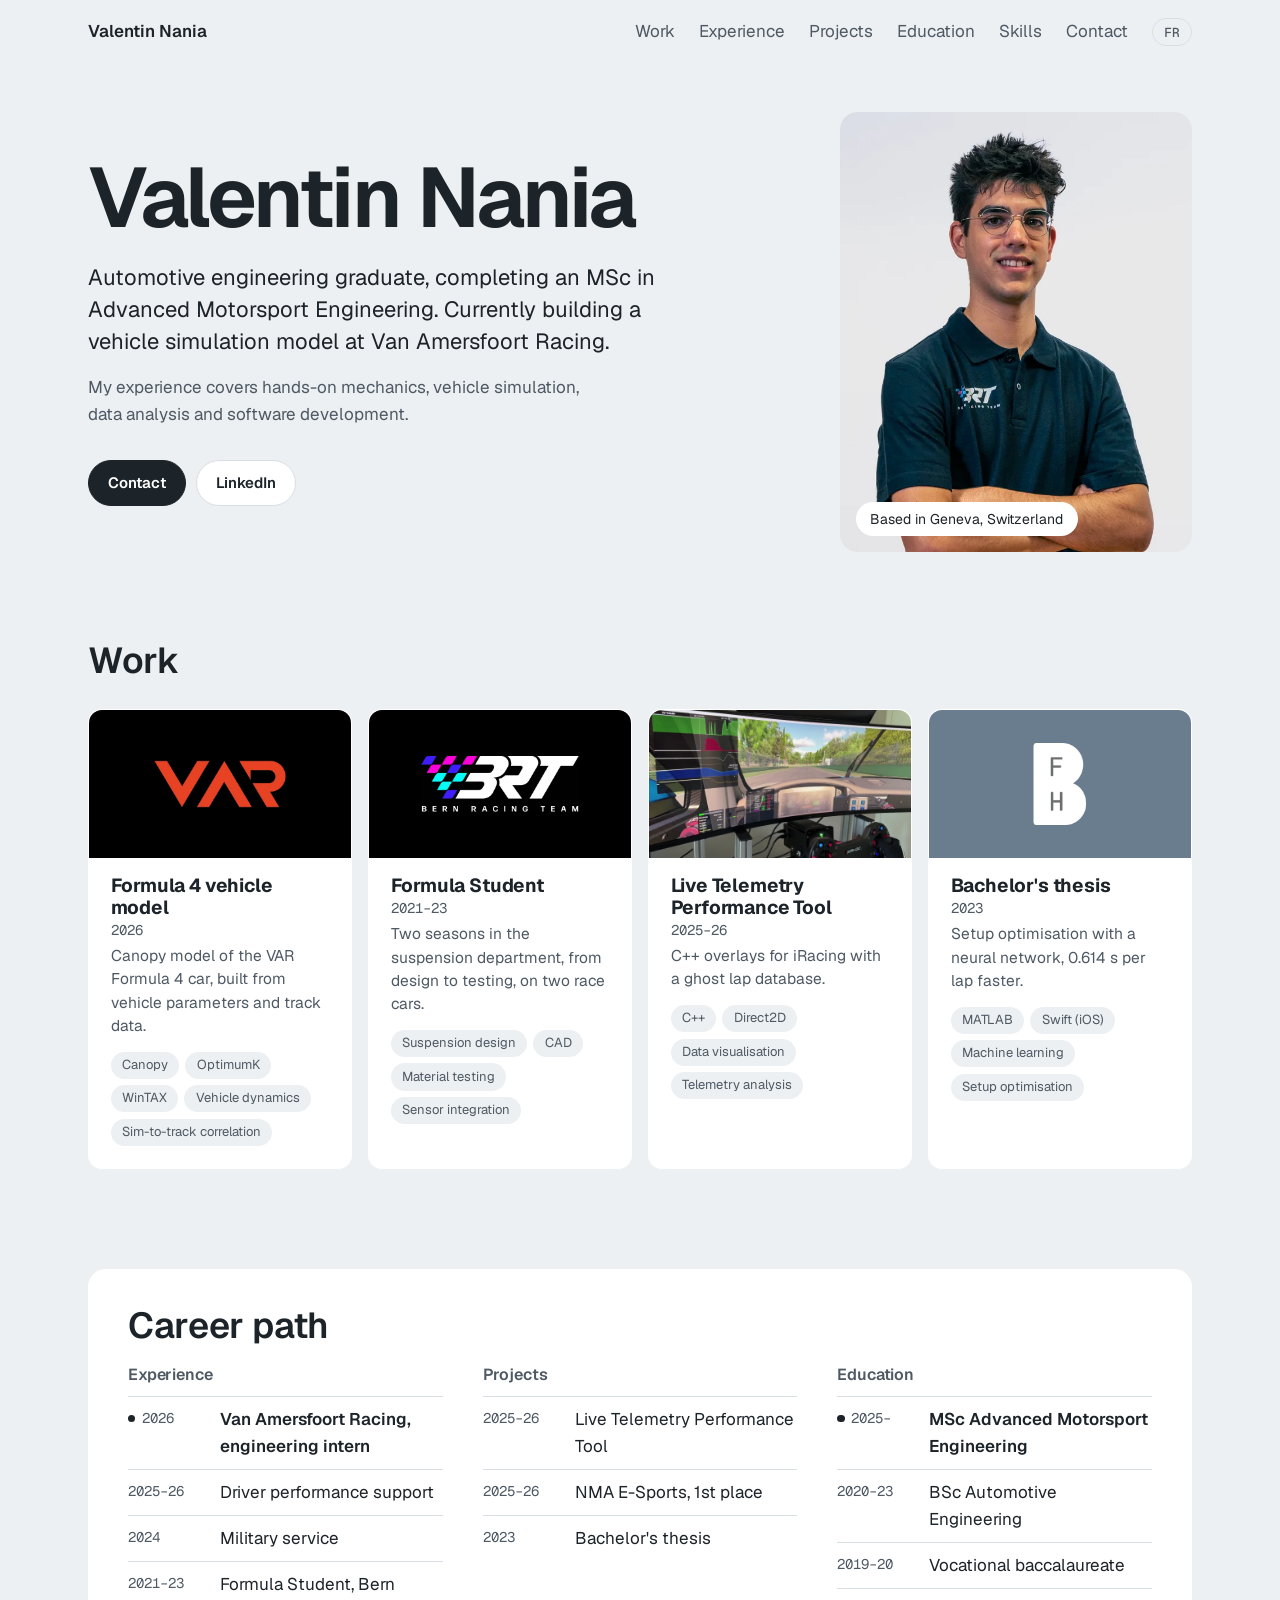
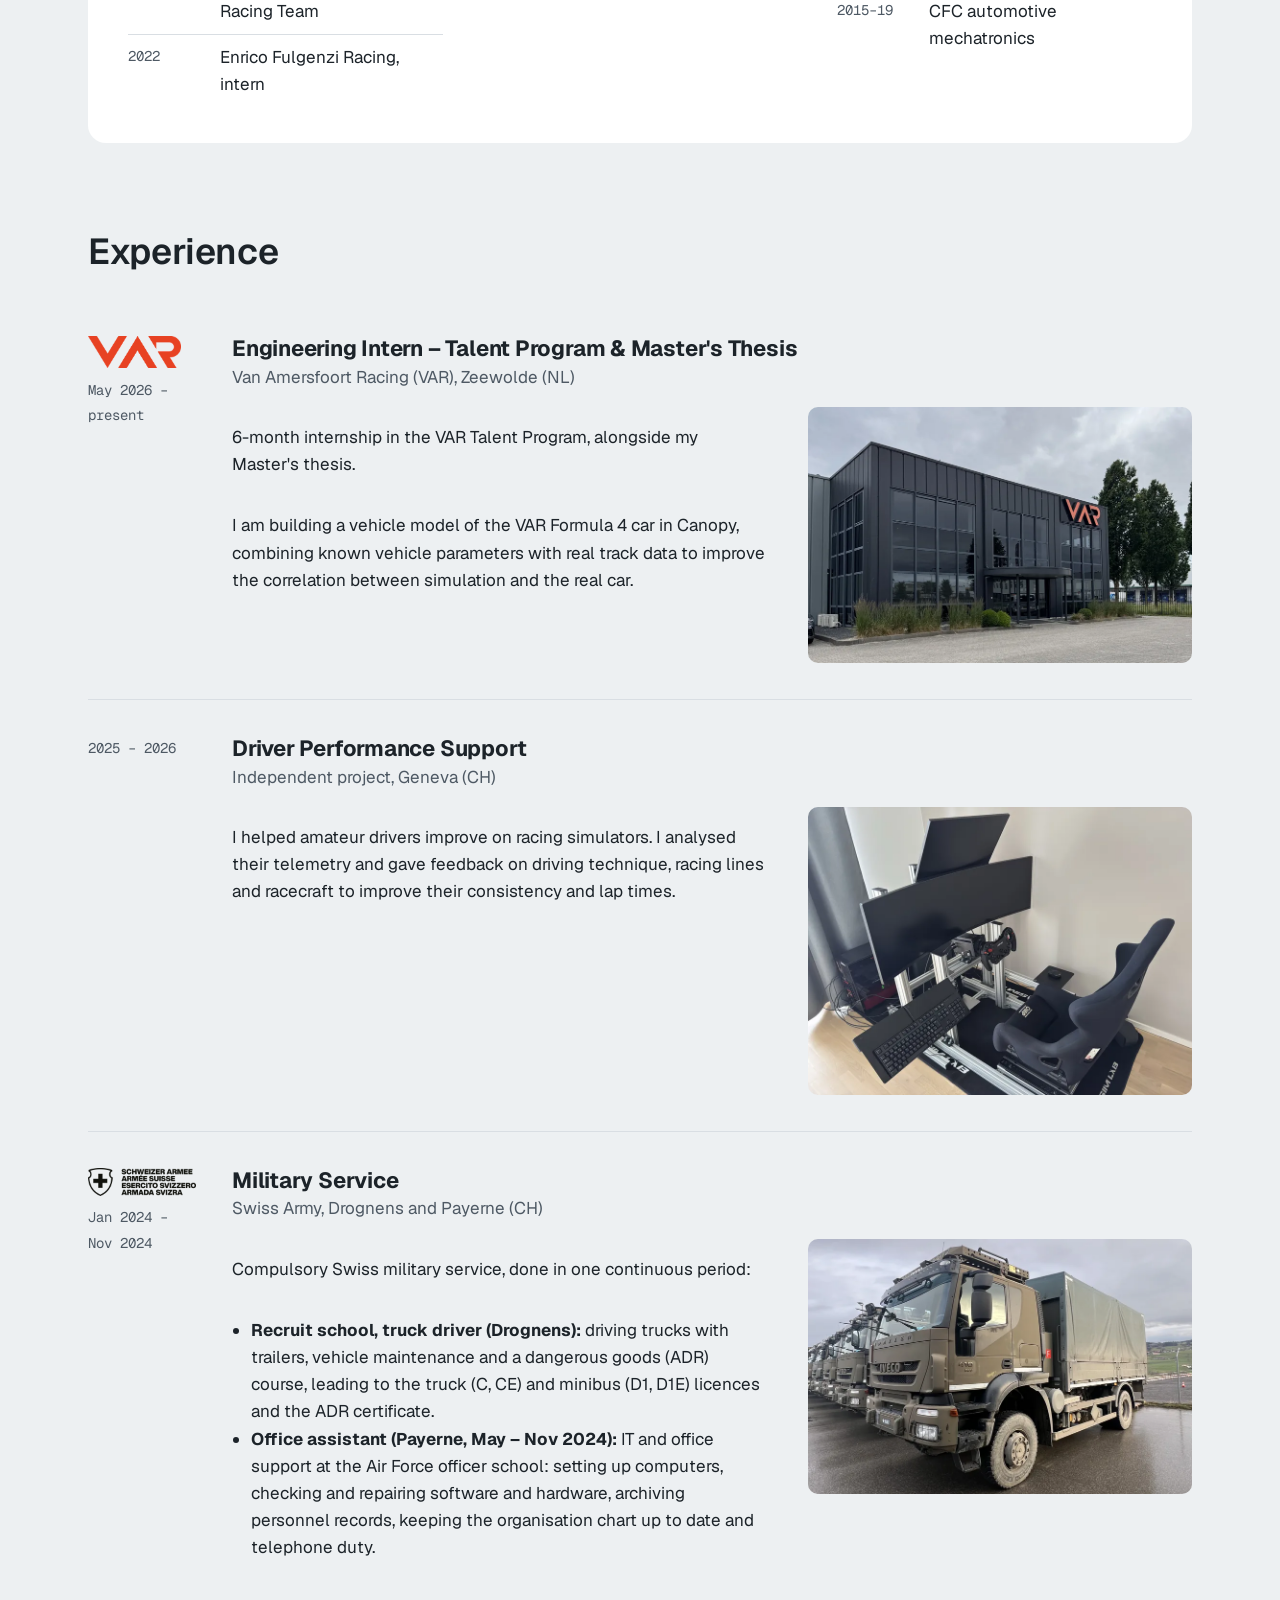
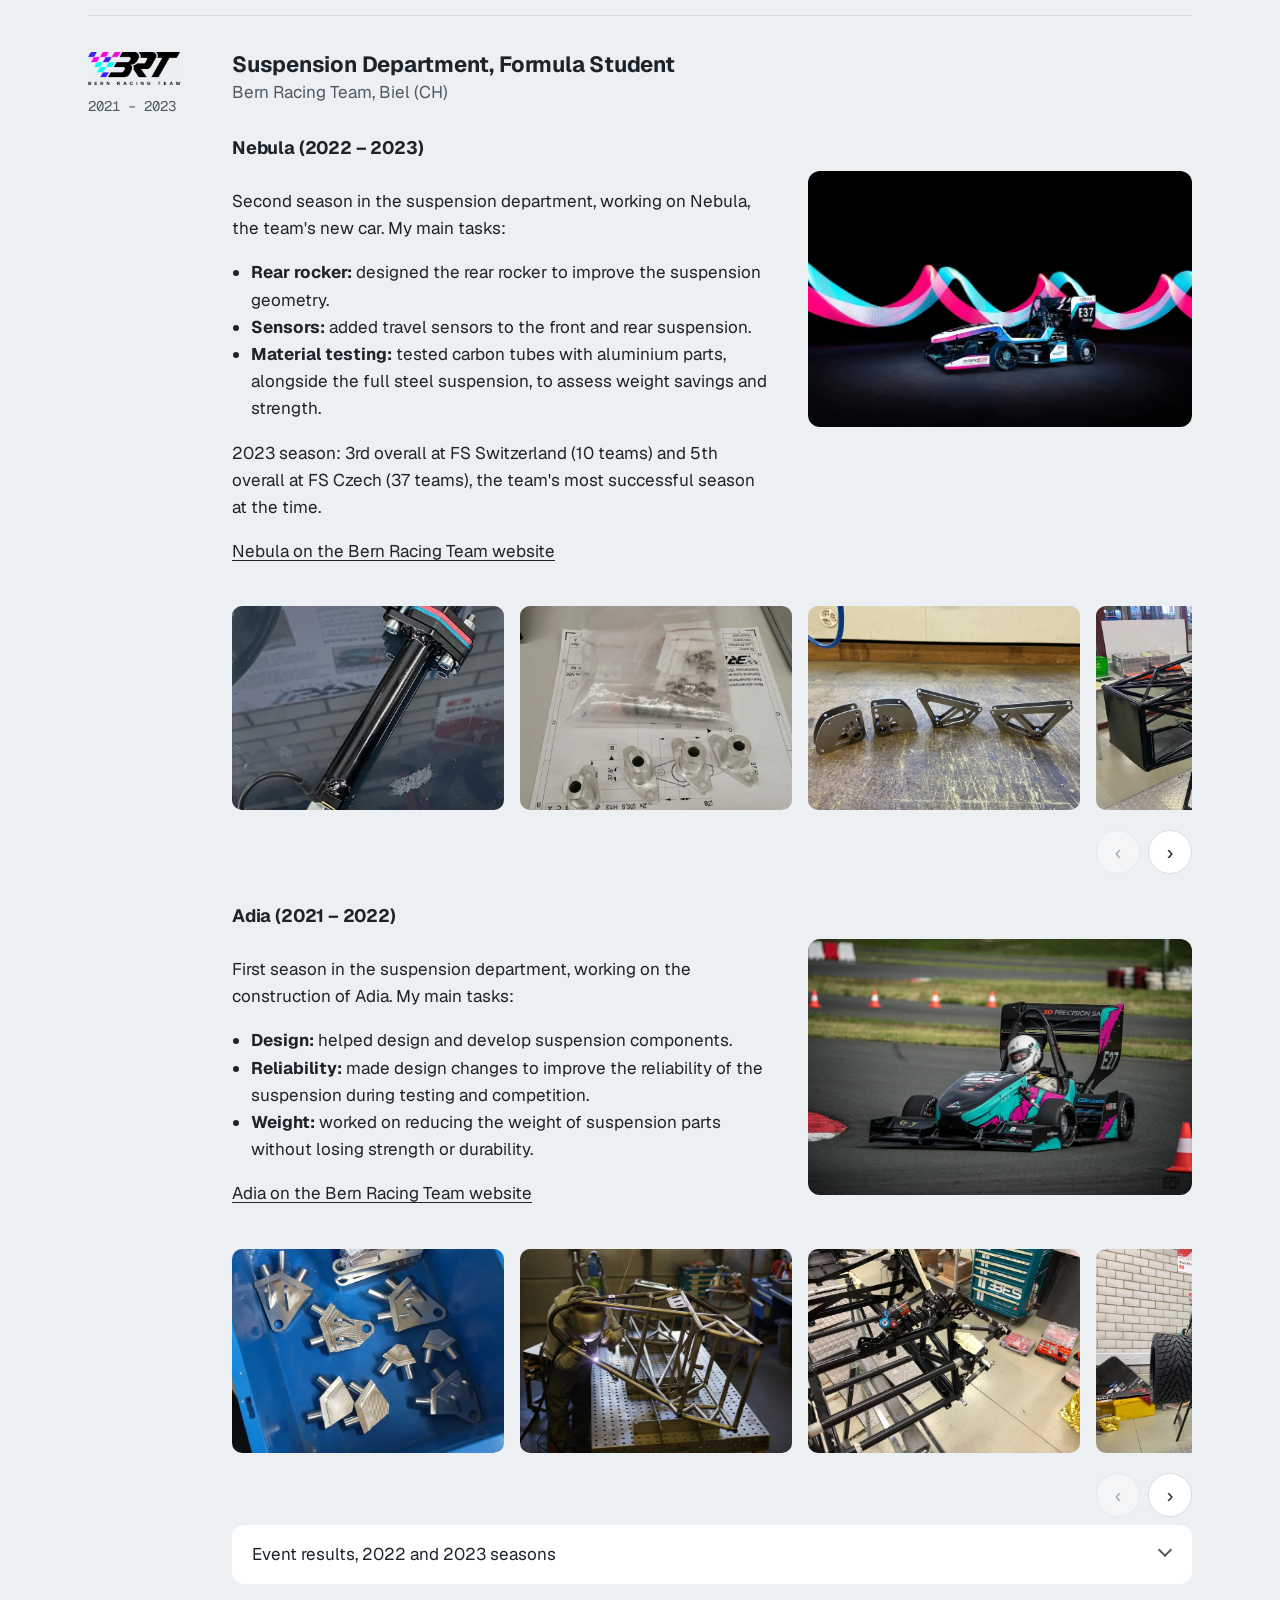
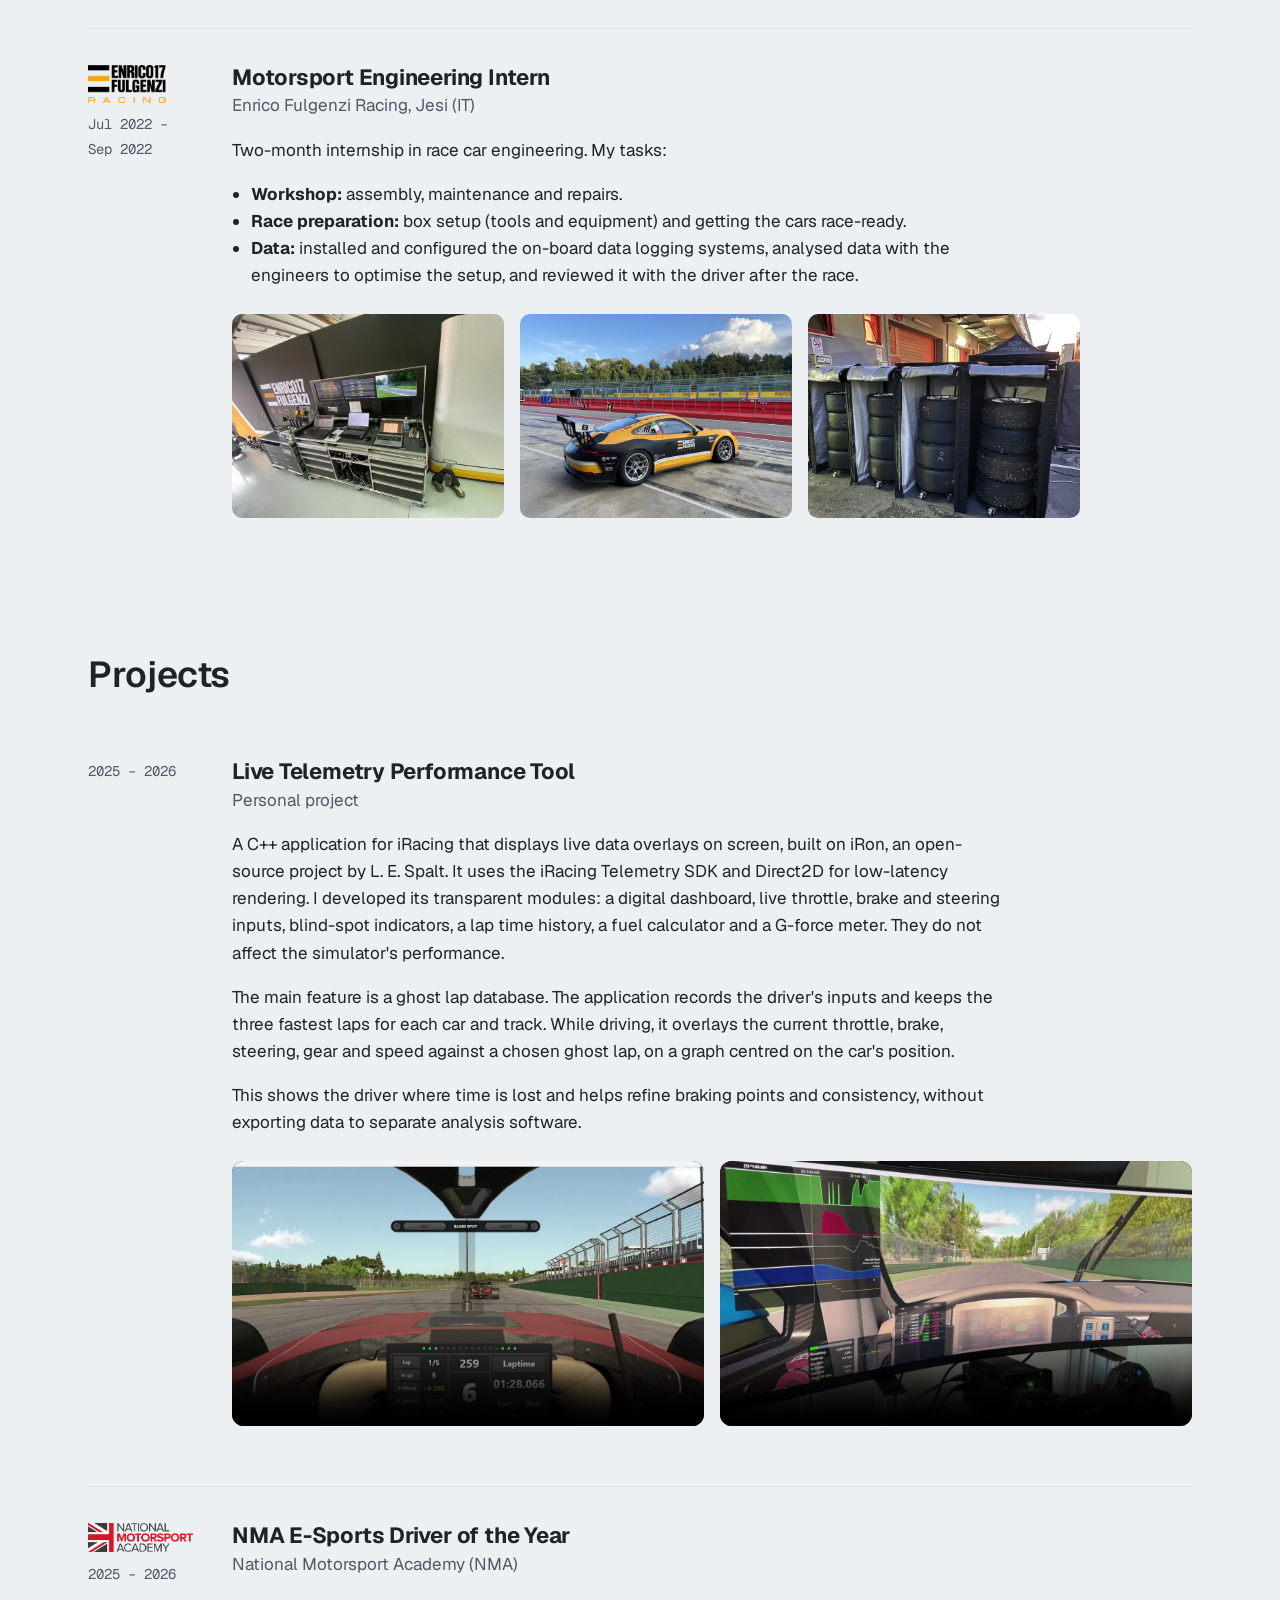
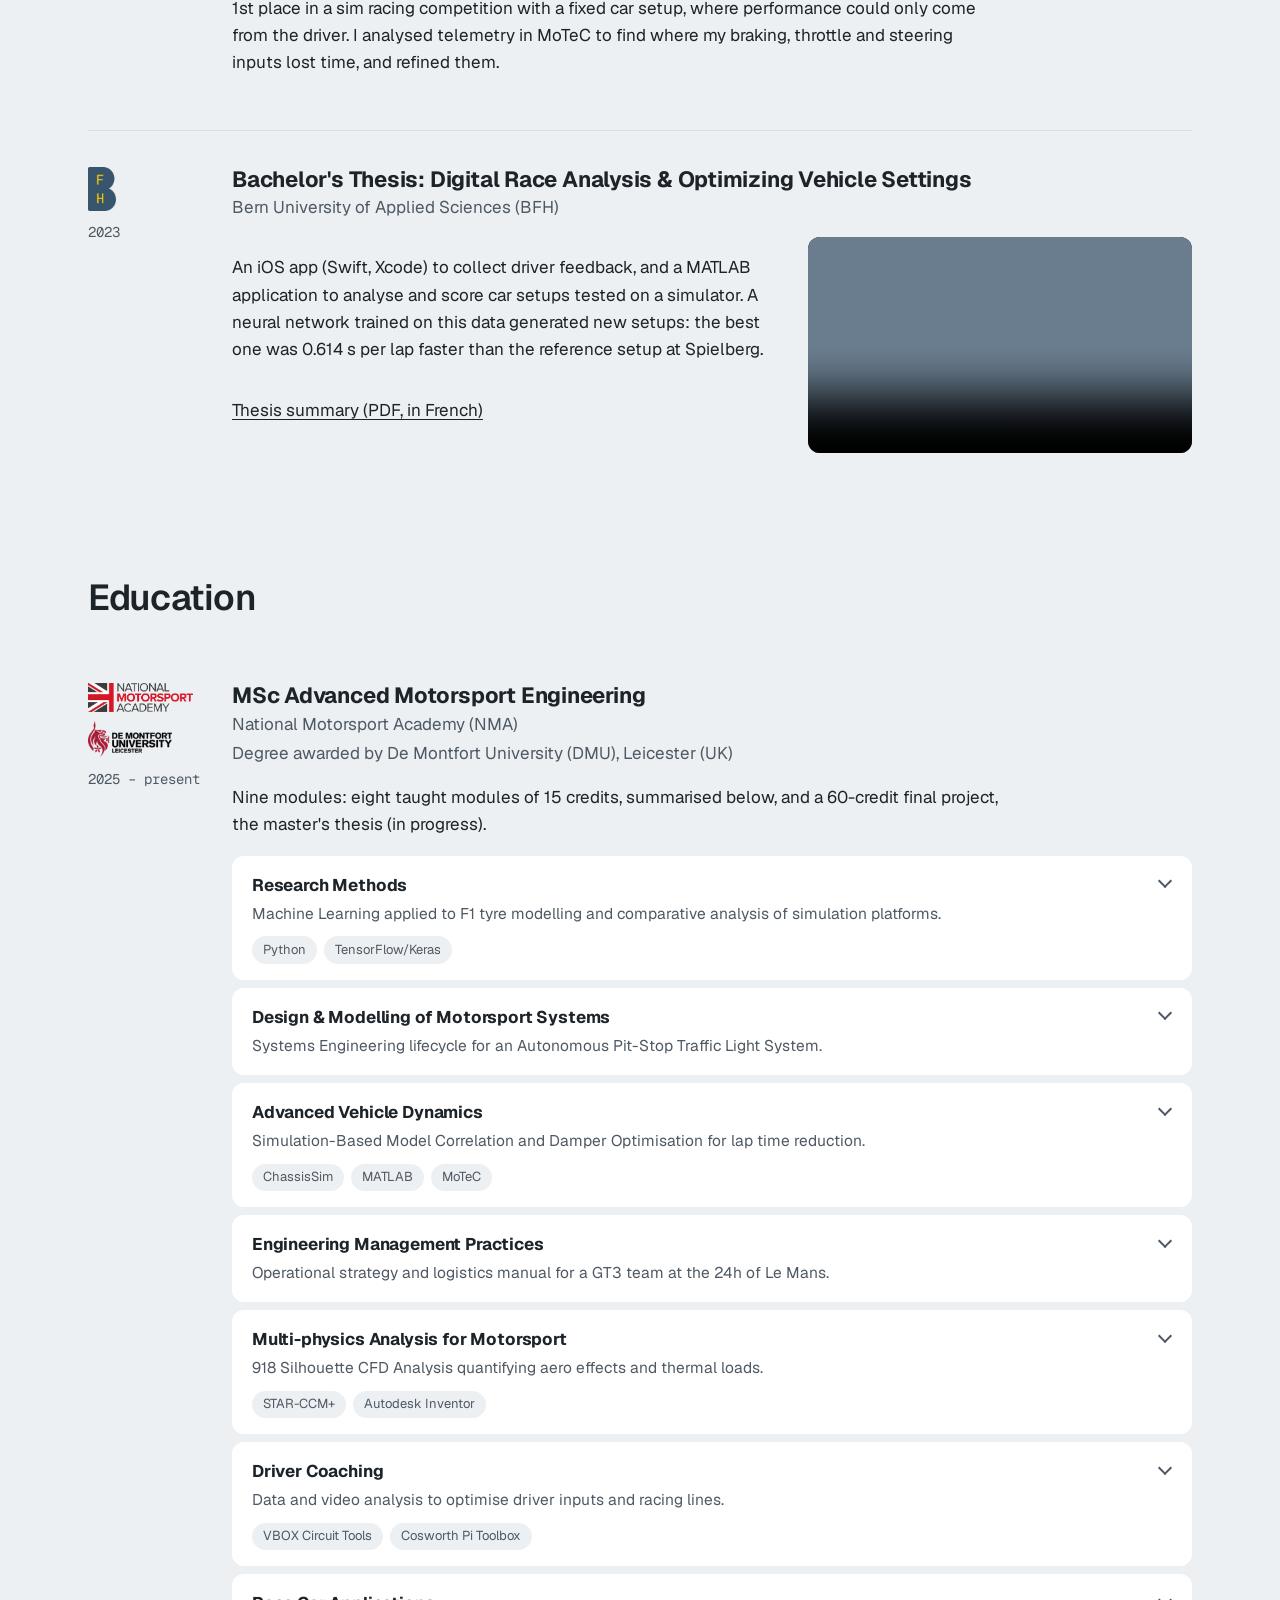
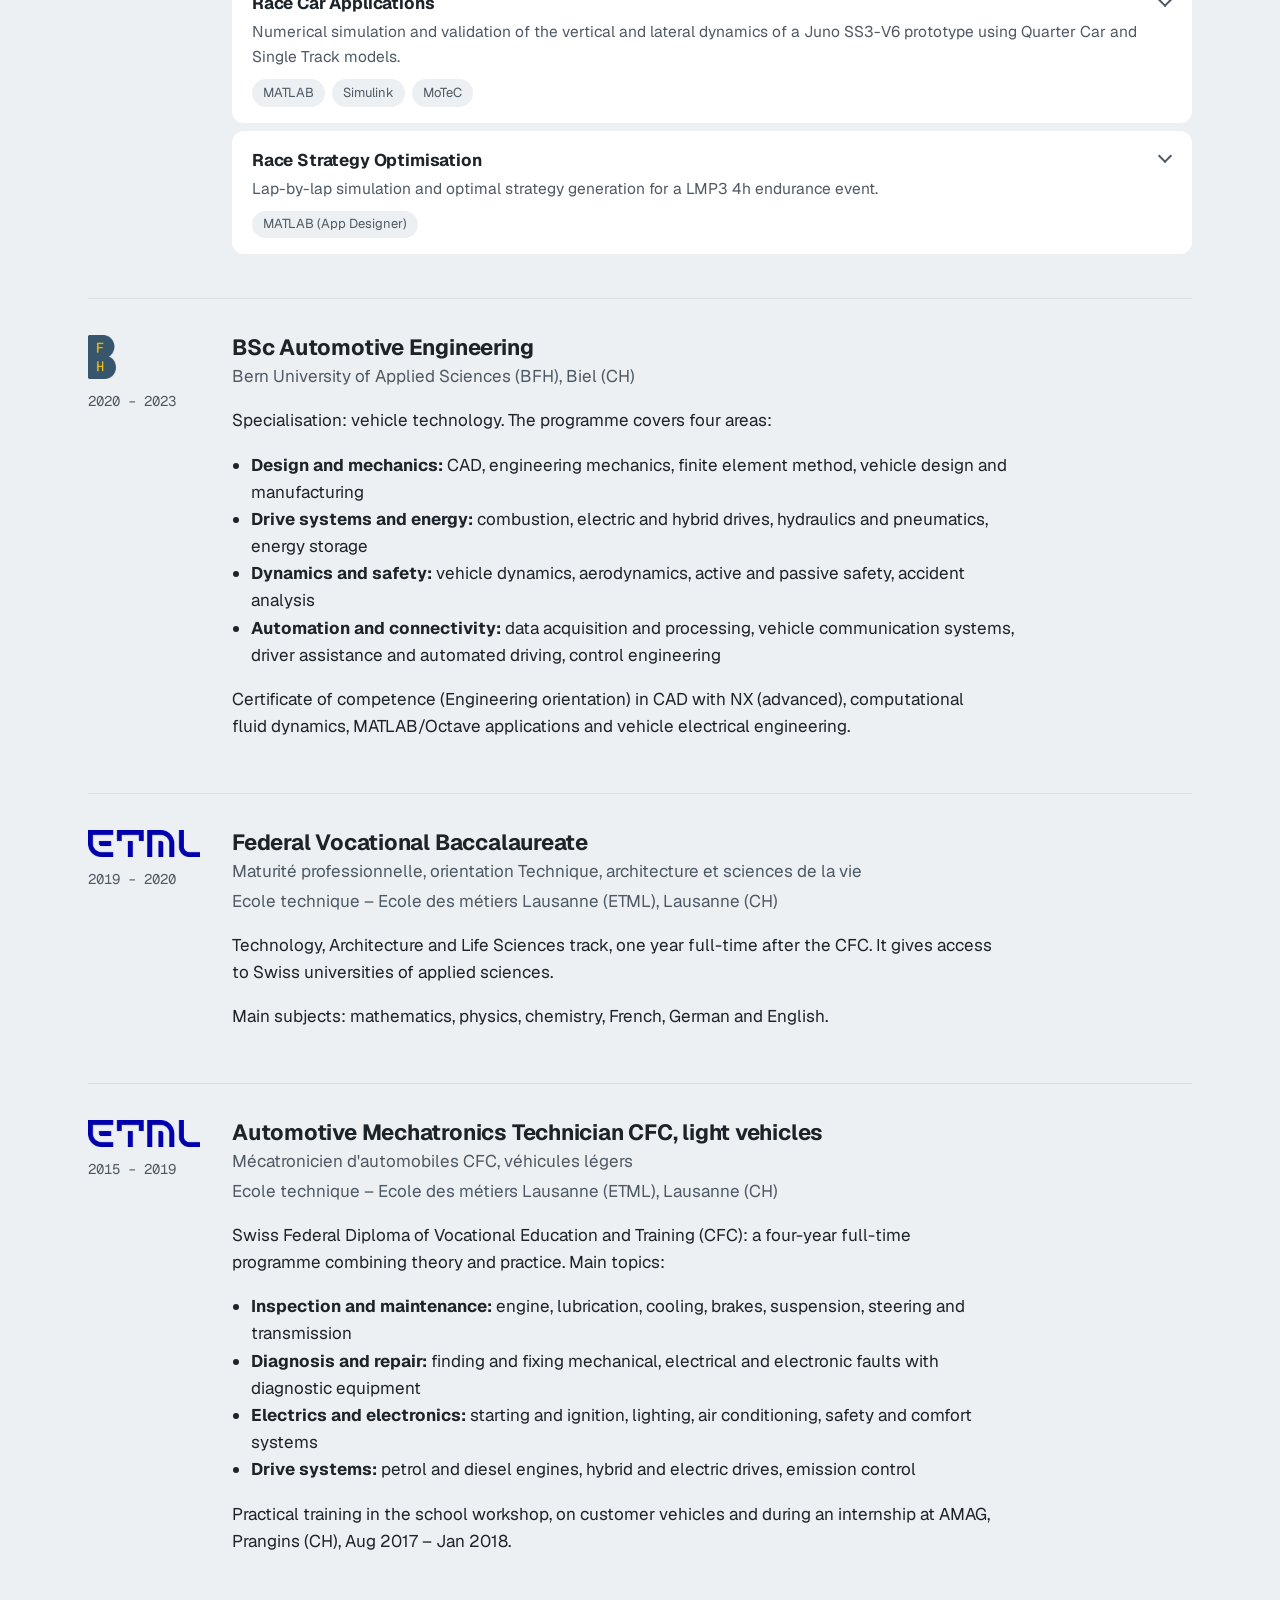
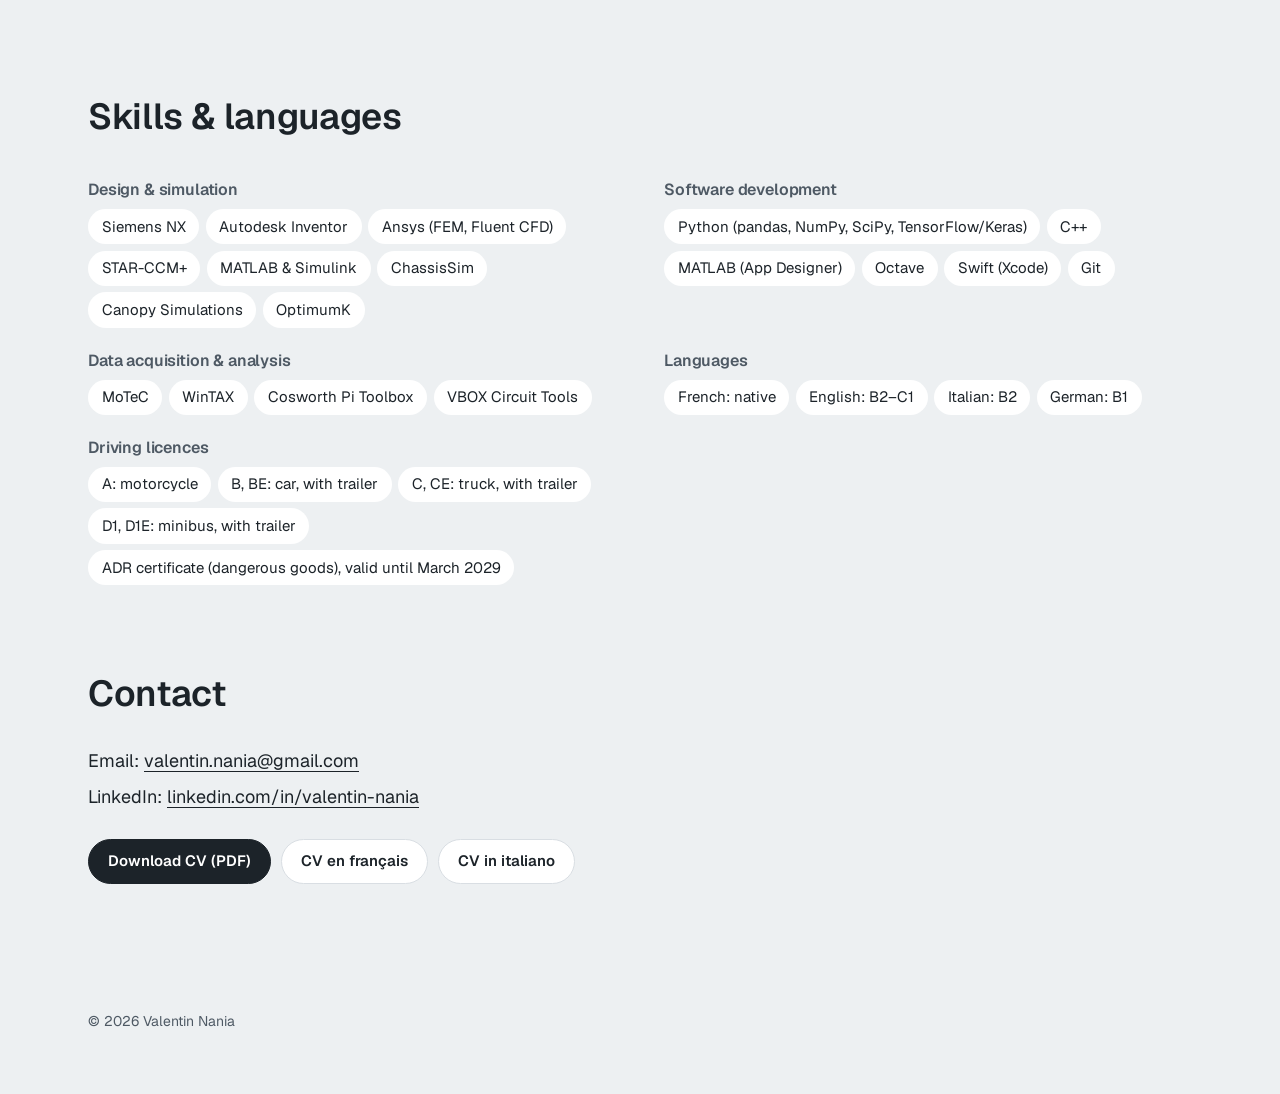
<file: bachelor-thesis/index.html>
<!doctype html>
<html lang="en">
<head>
<meta charset="utf-8">
<meta name="viewport" content="width=device-width, initial-scale=1">
<title>Bachelor's Thesis – Valentin Nania</title>
<meta name="robots" content="noindex">
<!-- Link target for LinkedIn: LinkedIn keeps only the canonical URL, so the #anchor needs its own page. It sends visitors to the section. -->
<link rel="canonical" href="https://valentinnania.ch/bachelor-thesis/">
<meta property="og:type" content="website">
<meta property="og:url" content="https://valentinnania.ch/bachelor-thesis/">
<meta property="og:title" content="Bachelor's Thesis: Digital Race Analysis &amp; Optimizing Vehicle Settings">
<meta property="og:description" content="Setup optimisation with a neural network. Summary and project video.">
<meta property="og:image" content="https://valentinnania.ch/img/share-bachelor.jpg">
<meta property="og:image:width" content="1200">
<meta property="og:image:height" content="630">
<link rel="icon" href="/favicon.png" sizes="32x32">
<script>location.replace('/#bachelor-thesis');</script>
</head>
<body>
<p><a href="/#bachelor-thesis">Bachelor's Thesis: Digital Race Analysis &amp; Optimizing Vehicle Settings</a></p>
</body>
</html>
</file>
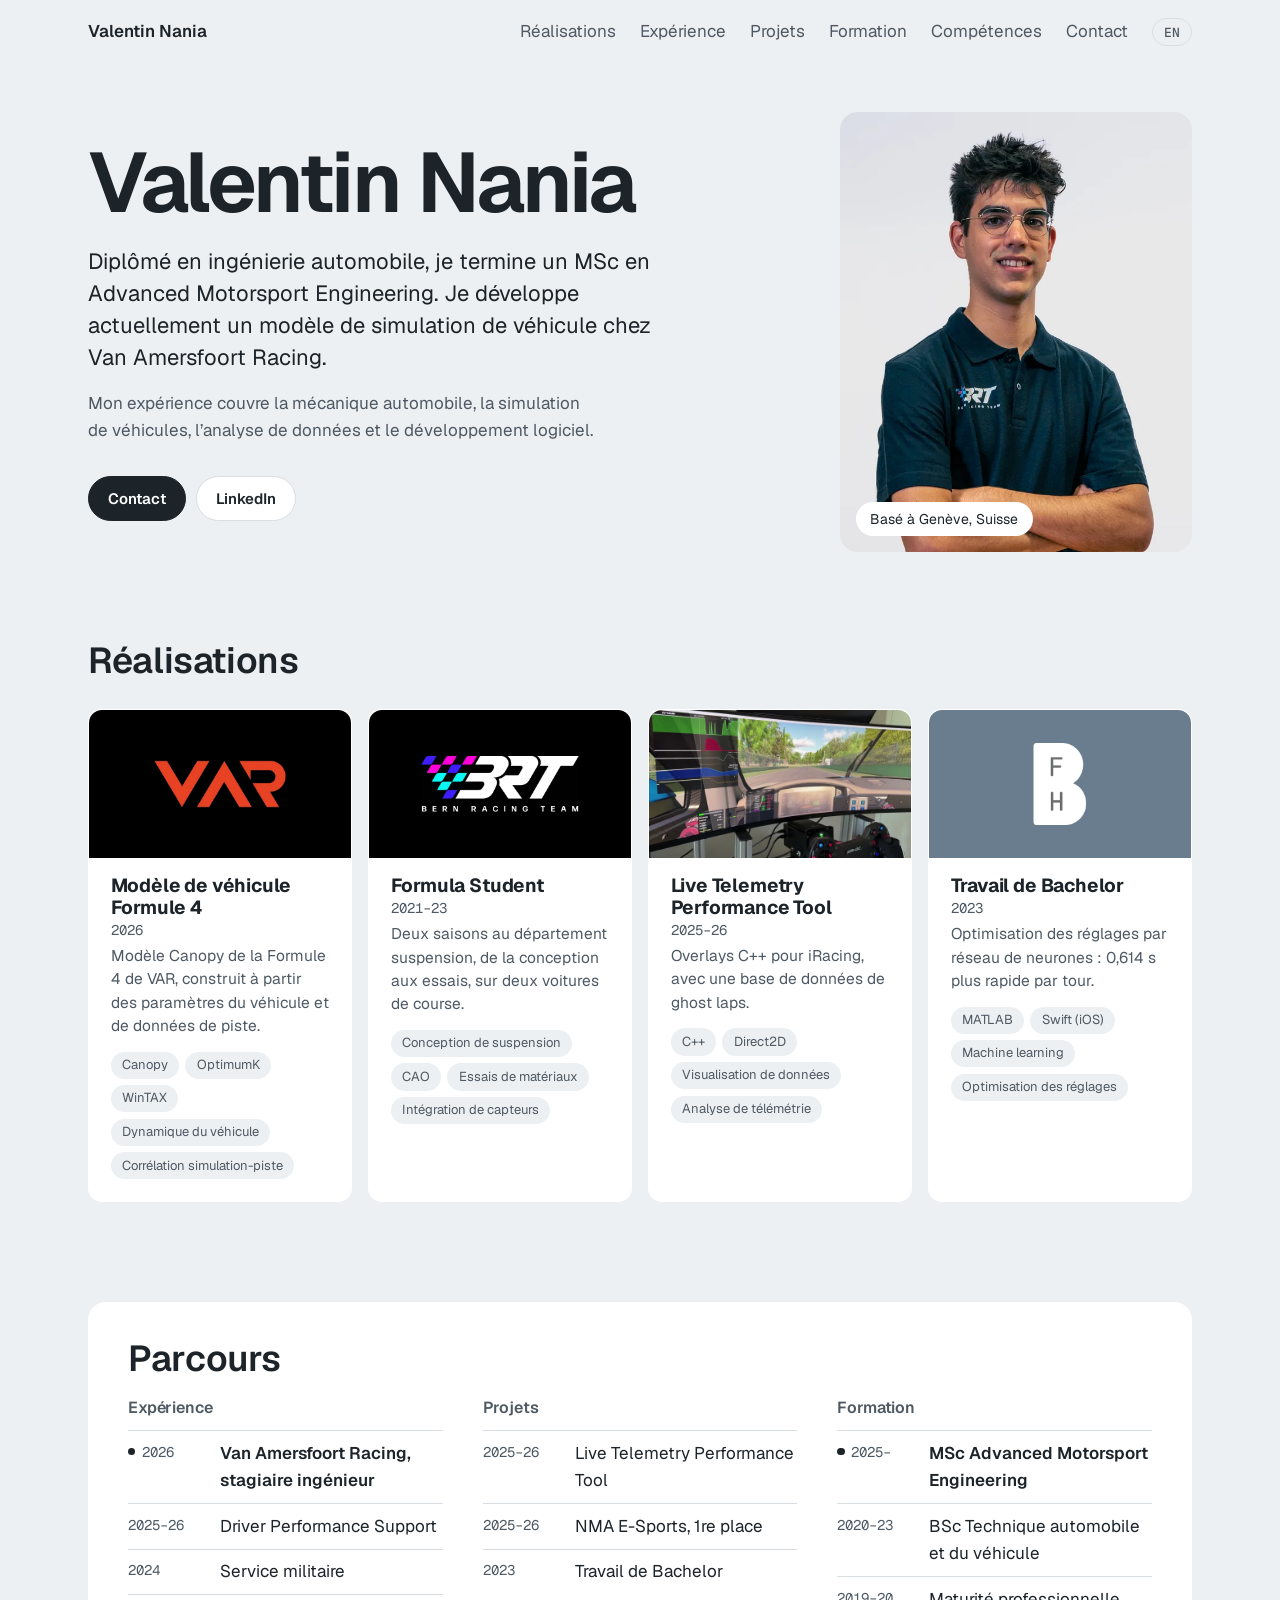
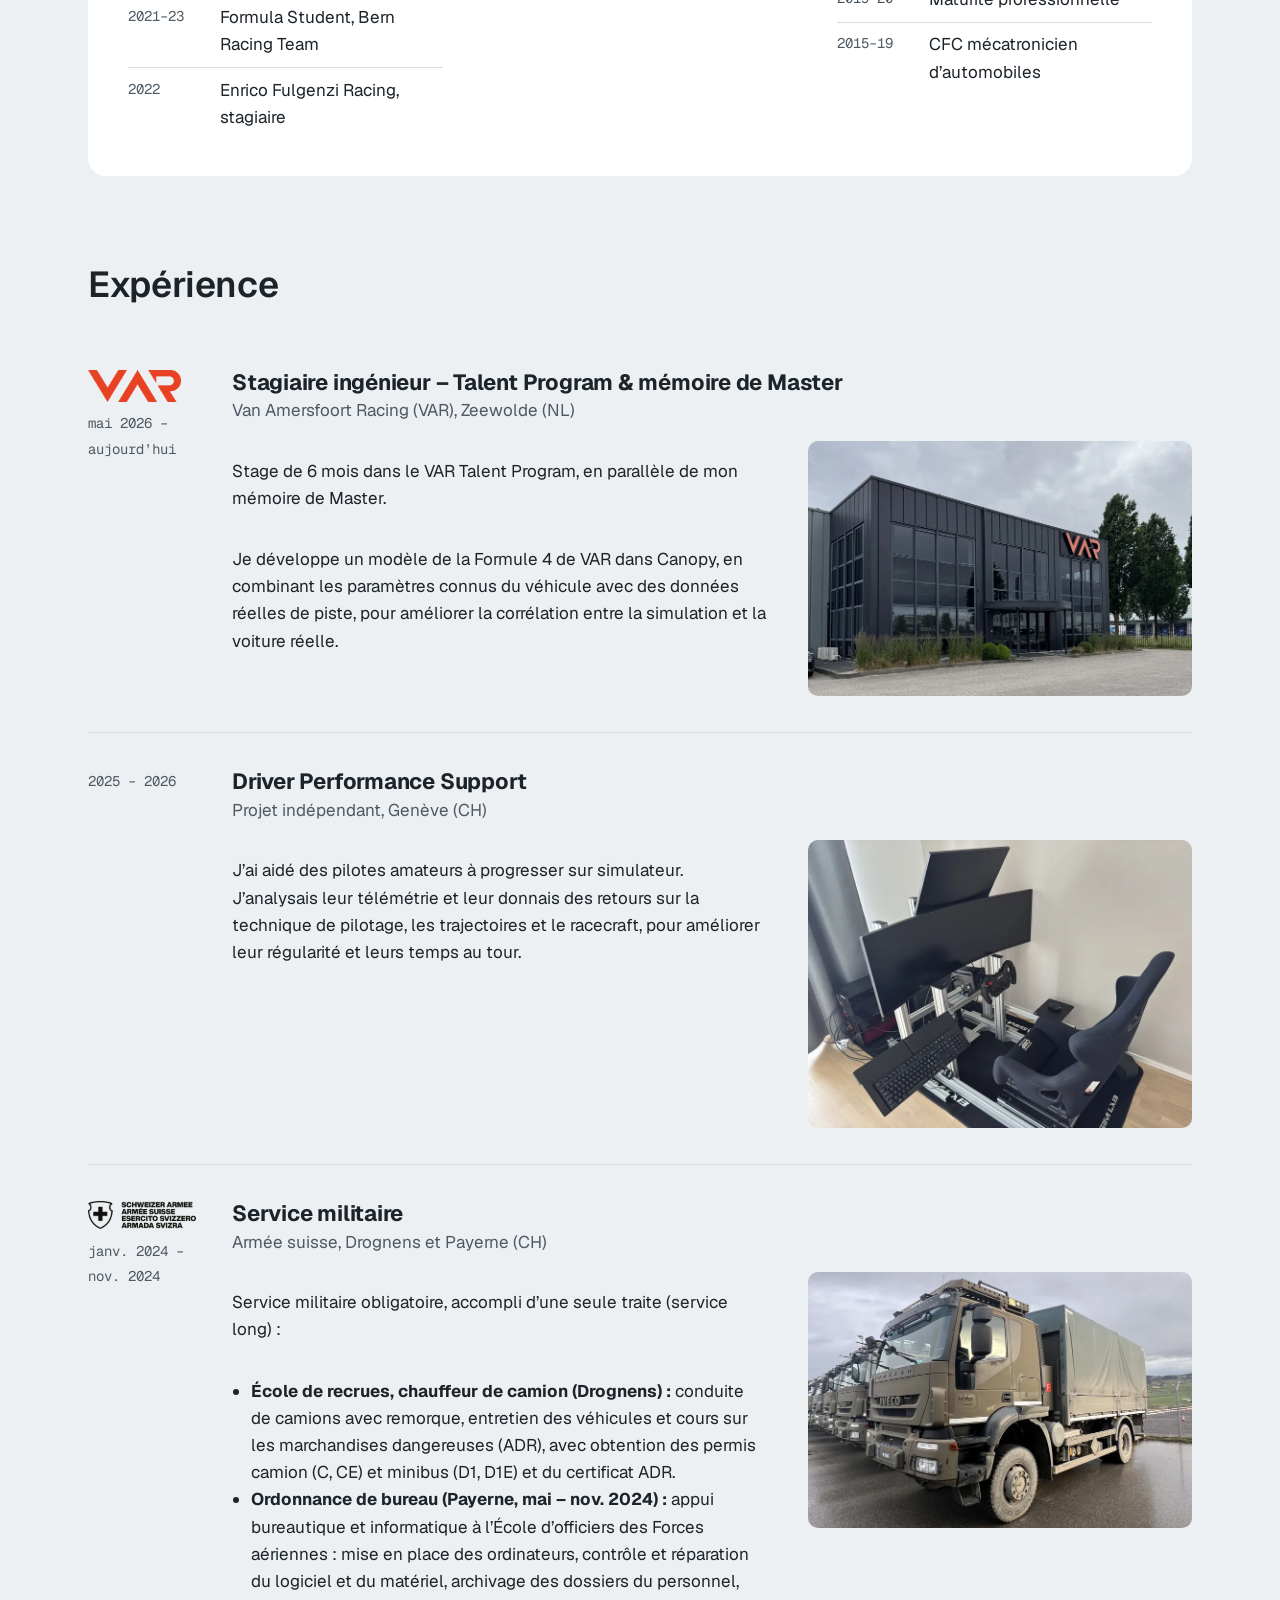
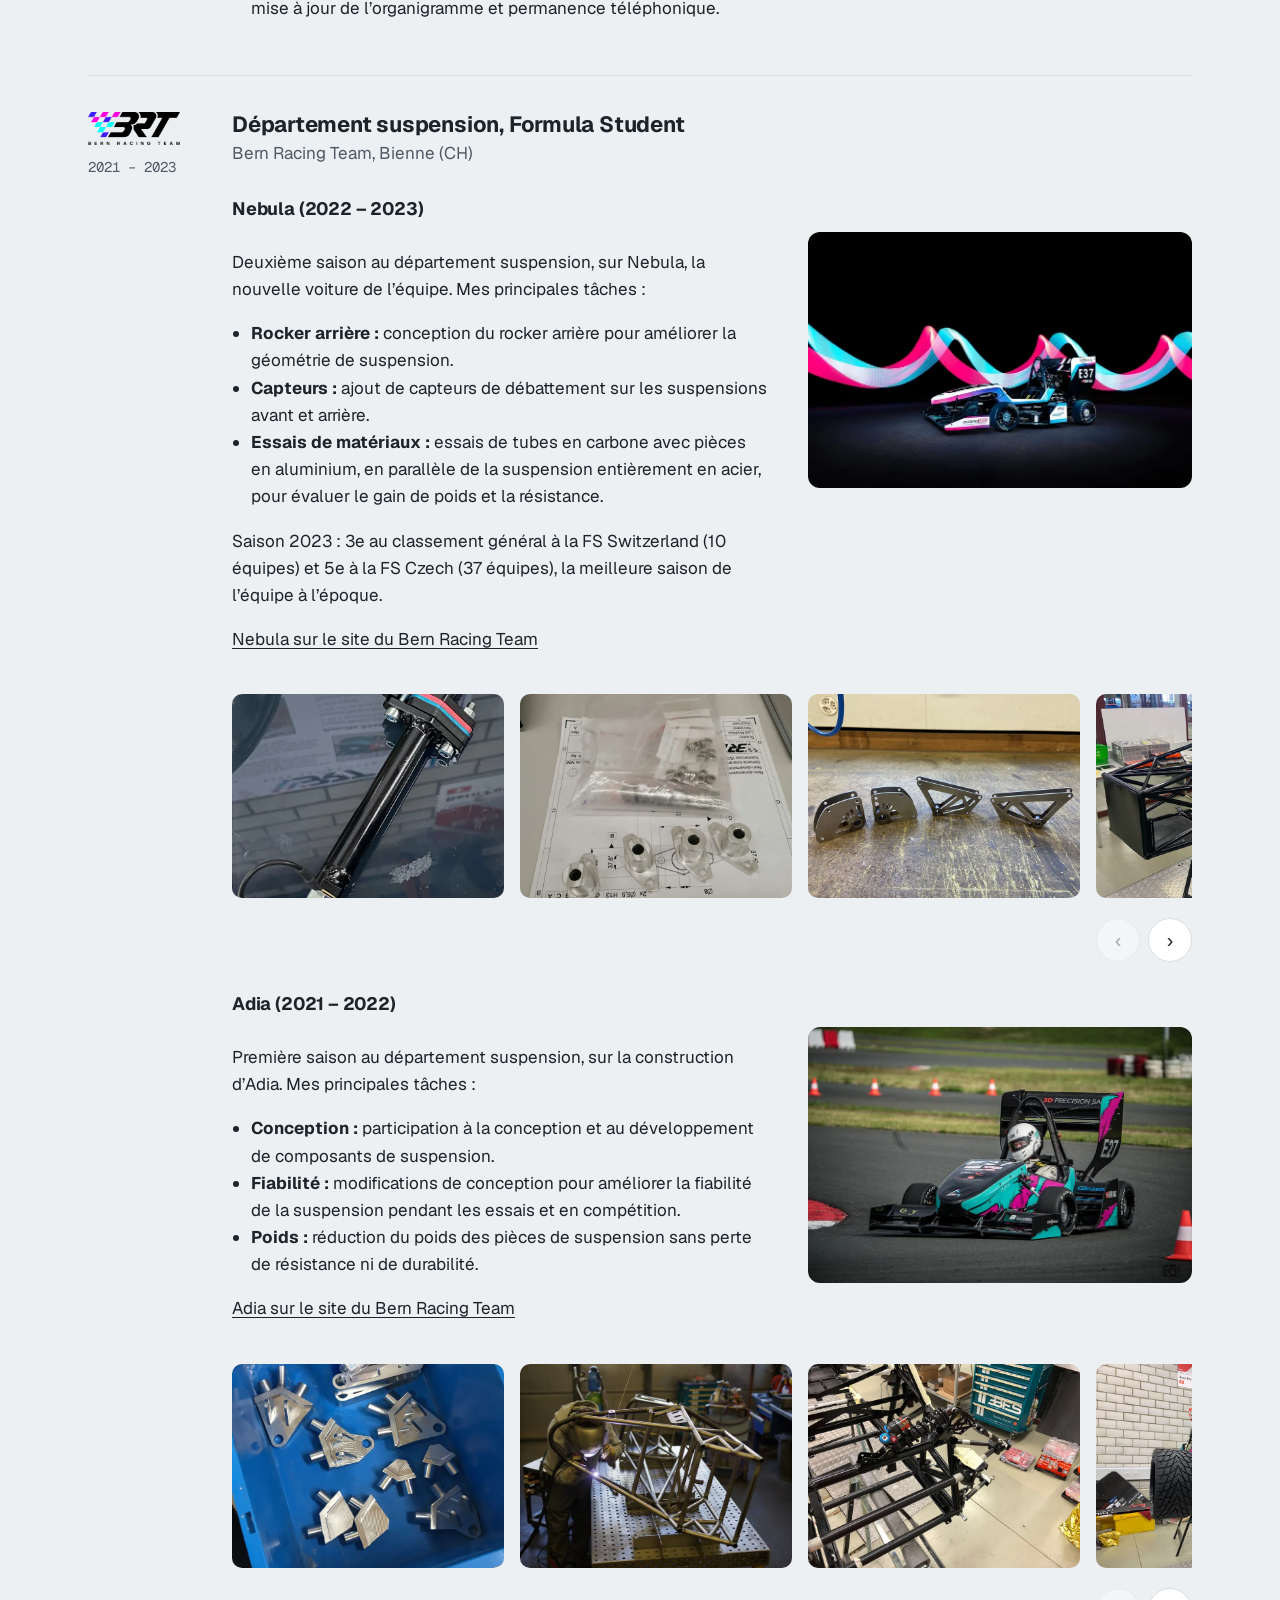
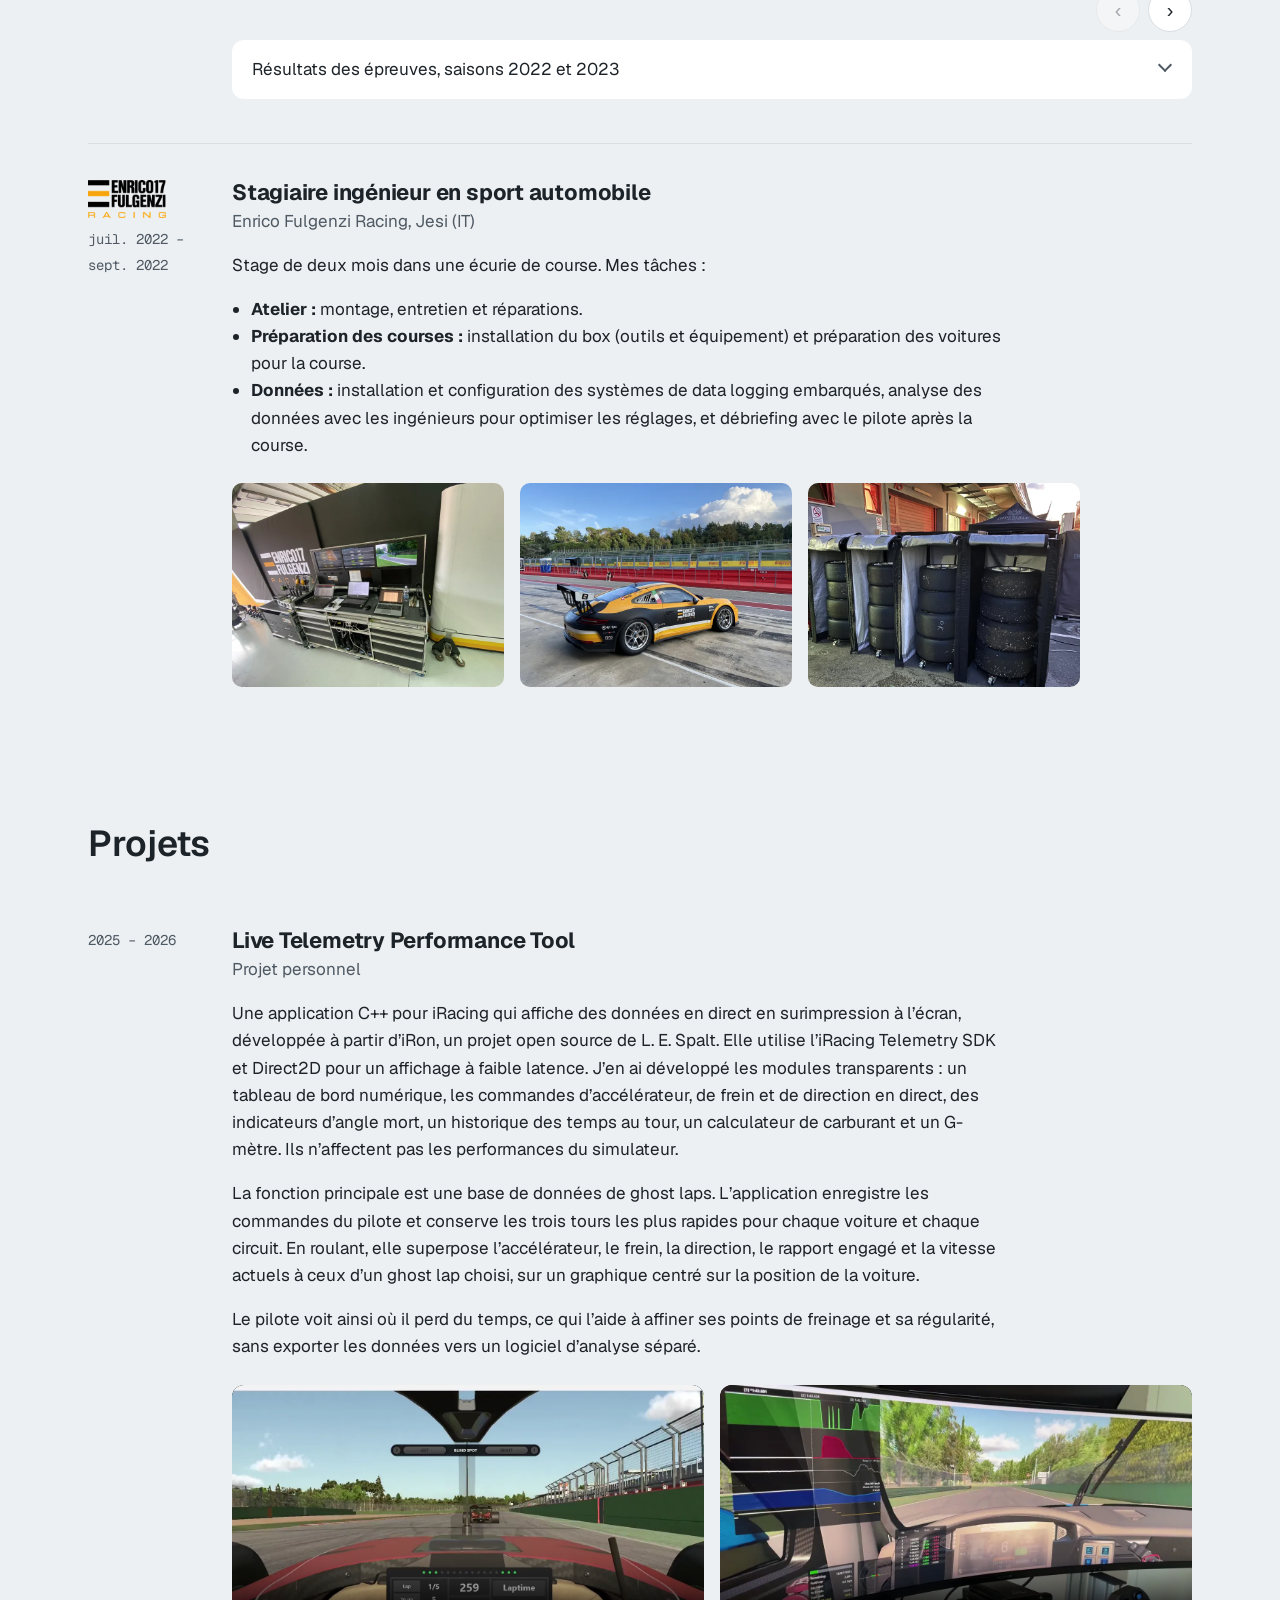
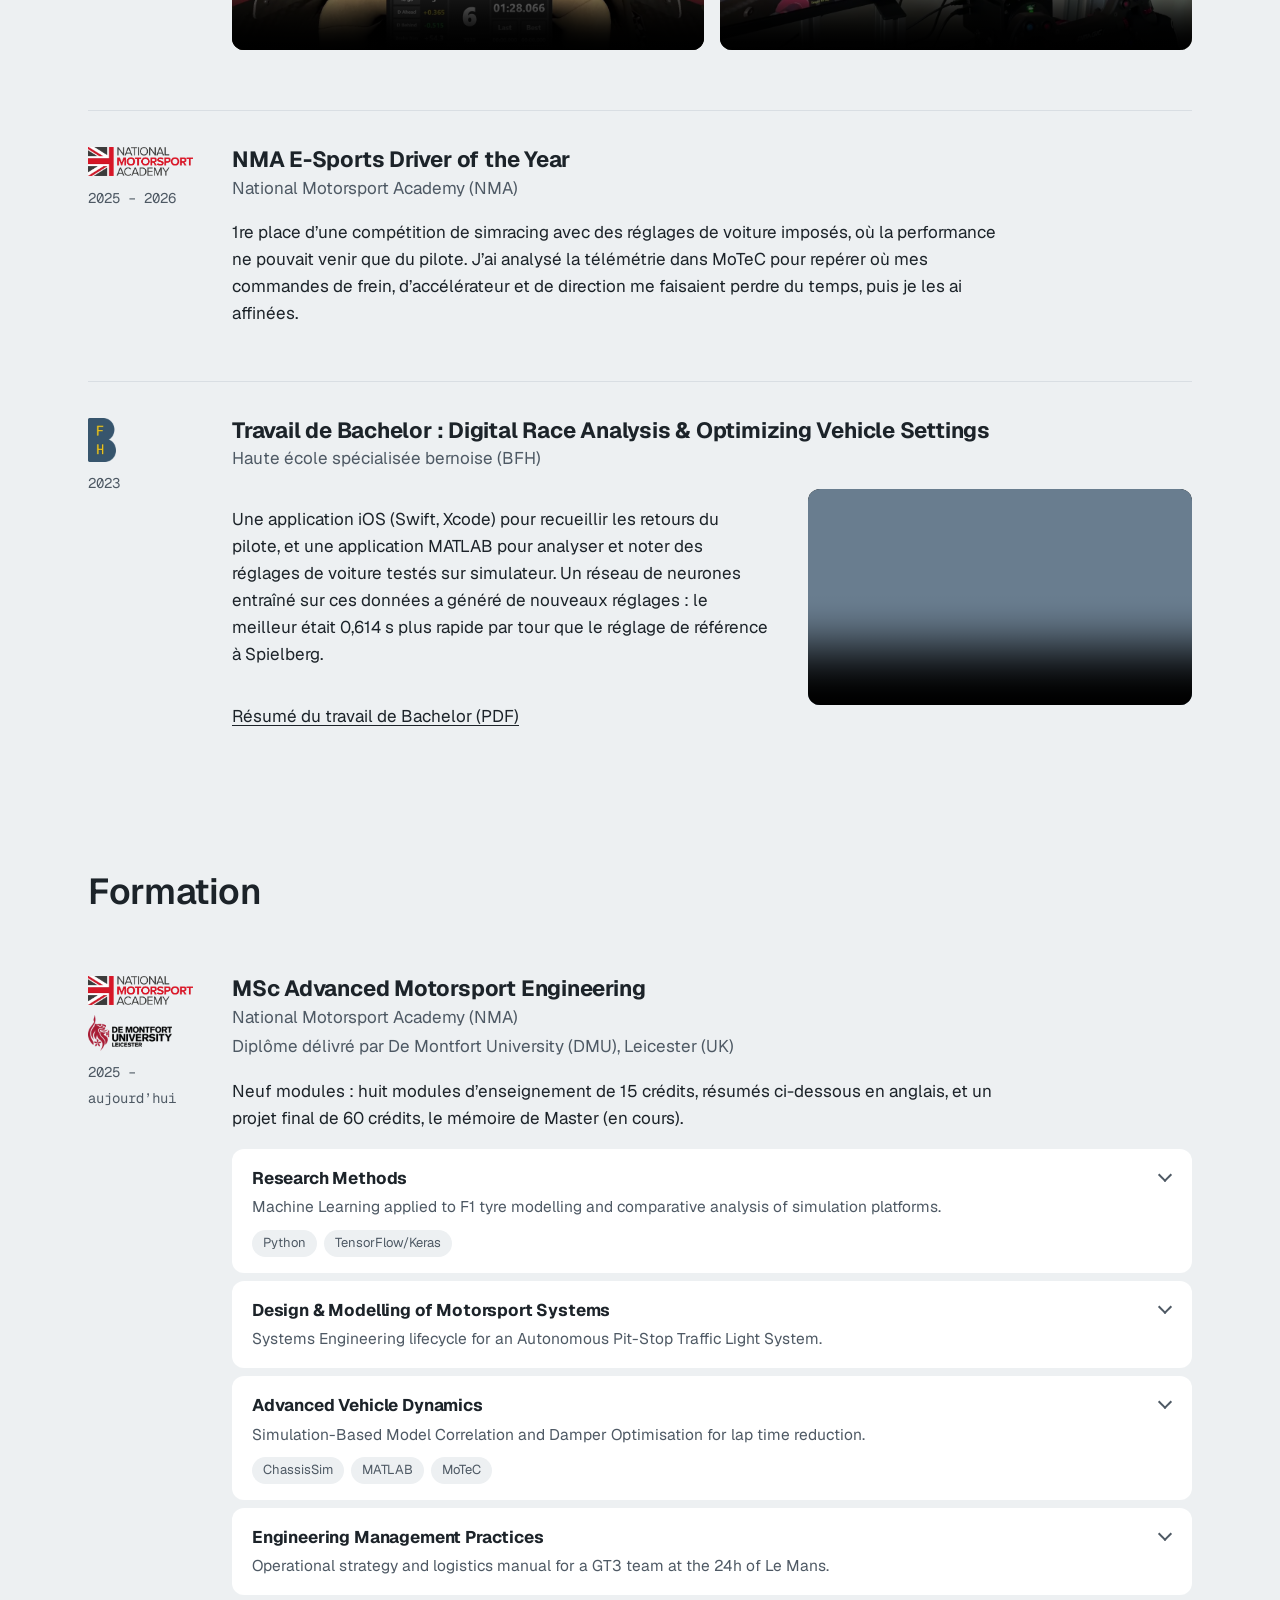
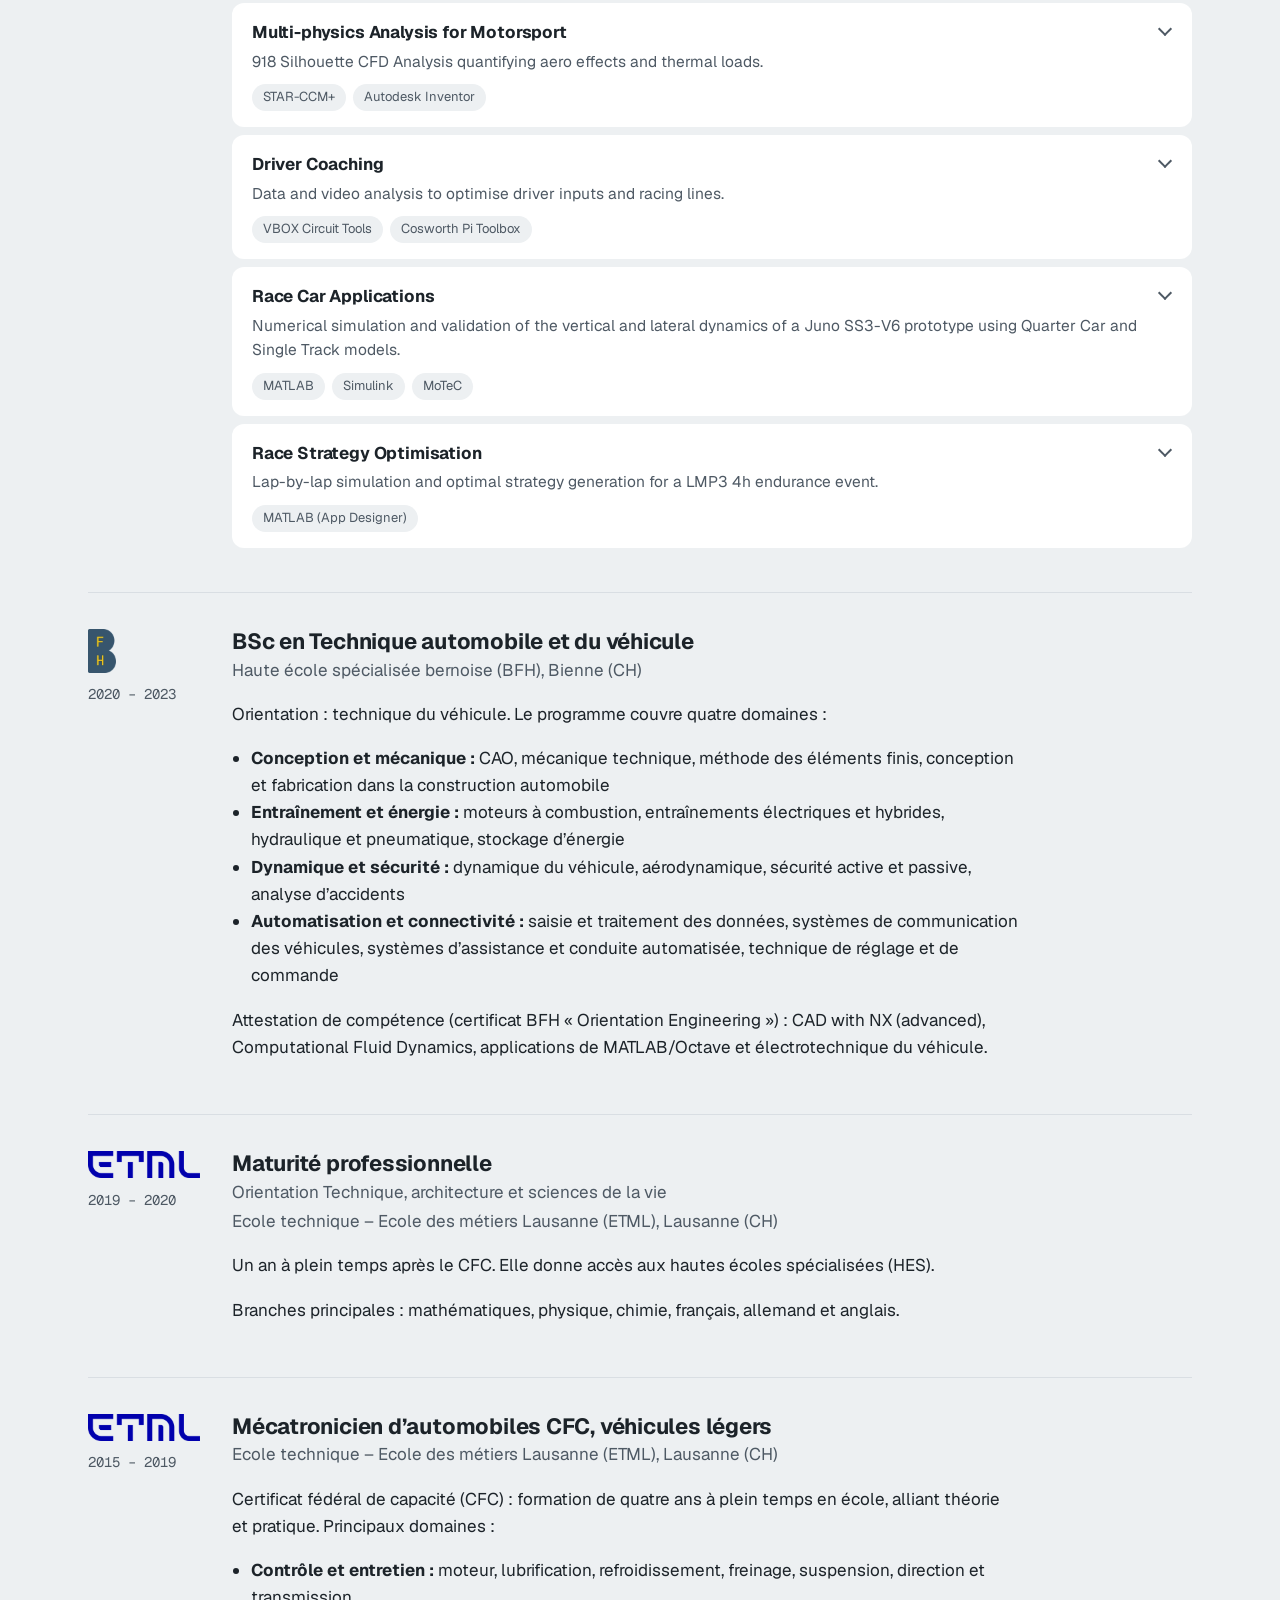
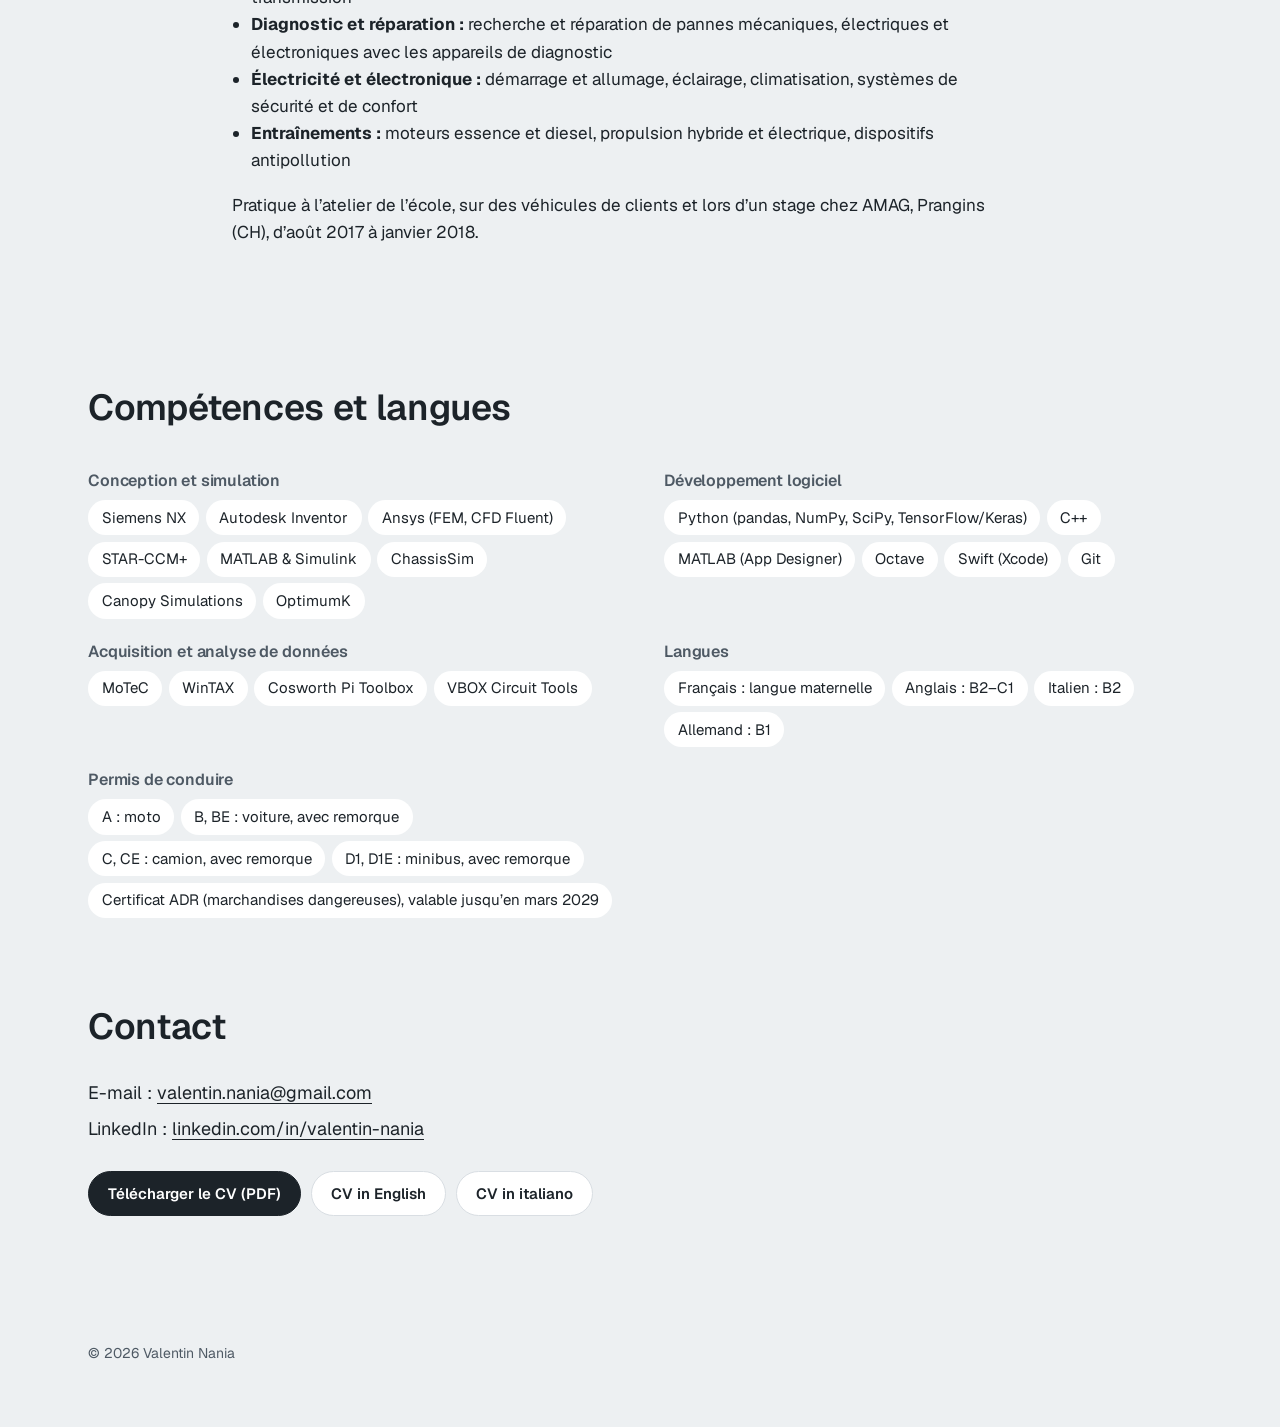
<file: fr/index.html>
<!doctype html>
<html lang="fr">
<head>
<meta charset="utf-8">
<meta name="viewport" content="width=device-width, initial-scale=1, viewport-fit=cover">
<title>Valentin Nania – Ingénieur automobile</title>
<meta name="description" content="Diplômé en ingénierie automobile à Genève, je termine un MSc en Advanced Motorsport Engineering. Mécanique, simulation, analyse de données, logiciel.">
<link rel="canonical" href="https://valentinnania.ch/fr/">
<link rel="alternate" hreflang="en" href="https://valentinnania.ch/">
<link rel="alternate" hreflang="fr" href="https://valentinnania.ch/fr/">
<link rel="alternate" hreflang="x-default" href="https://valentinnania.ch/">
<link rel="icon" href="../favicon.png" sizes="32x32">
<link rel="apple-touch-icon" href="../apple-touch-icon.png">
<!-- Link preview (LinkedIn, WhatsApp, e-mail…): needs absolute URLs, so it works once the site is online -->
<meta property="og:type" content="website">
<meta property="og:locale" content="fr_CH">
<meta property="og:locale:alternate" content="en_GB">
<meta property="og:url" content="https://valentinnania.ch/fr/">
<meta property="og:title" content="Valentin Nania – Ingénieur automobile">
<meta property="og:description" content="Diplômé en ingénierie automobile, je termine un MSc en Advanced Motorsport Engineering. Expérience en mécanique automobile, simulation de véhicules, analyse de données et développement logiciel.">
<meta property="og:image" content="https://valentinnania.ch/img/share-fr.jpg">
<meta property="og:image:width" content="1200">
<meta property="og:image:height" content="630">
<meta property="og:image:alt" content="Valentin Nania, diplômé en ingénierie automobile">
<meta name="twitter:card" content="summary_large_image">
<link rel="preload" href="../fonts/geist.woff2" as="font" type="font/woff2" crossorigin>
<link rel="stylesheet" href="../style.css">
</head>
<body>
<a class="skip-link" href="#main">Aller au contenu</a>

<header class="site-header">
  <div class="inner">
    <a class="brand" href="#top">Valentin Nania</a>
    <nav aria-label="Principal">
      <a href="#work">Réalisations</a>
      <a href="#experience">Expérience</a>
      <a href="#projects">Projets</a>
      <a href="#education">Formation</a>
      <a href="#skills">Compétences</a>
      <a href="#contact">Contact</a>
    </nav>
    <!-- English version: ../index.html, same structure; keep both pages in step. -->
    <a class="lang" href="../" hreflang="en" lang="en" aria-label="English version">EN</a>
  </div>
</header>

<main id="main">

  <section id="top" class="hero" aria-label="Introduction">
    <div>
      <h1>Valentin Nania</h1>
      <p class="lede">Diplômé en ingénierie automobile, je termine un MSc en Advanced Motorsport Engineering. Je développe actuellement un modèle de simulation de véhicule chez Van Amersfoort Racing.</p>
      <p class="hero-sub">Mon expérience couvre la mécanique automobile, la simulation de véhicules, l’analyse de données et le développement logiciel.</p>
      <p class="actions"><a class="pill solid" href="#contact">Contact</a><a class="pill" href="https://www.linkedin.com/in/valentin-nania/">LinkedIn</a></p>
    </div>
    <figure class="portrait">
      <img src="../img/portrait-600.webp" srcset="../img/portrait-600.webp 600w, ../img/portrait-1200.webp 1200w" sizes="(min-width: 48rem) 22rem, 14rem" width="600" height="750" alt="Portrait de Valentin Nania" fetchpriority="high">
      <figcaption>Basé à Genève, Suisse</figcaption>
    </figure>
  </section>

  <section id="work" aria-labelledby="work-title">
    <h2 id="work-title">Réalisations</h2>
    <div class="cards strip" tabindex="0" role="region" aria-label="Réalisations">
      <a class="card" href="#var">
        <img src="../img/work-var.webp" width="800" height="450" alt="" loading="lazy" decoding="async">
        <div class="card-body">
          <div class="card-title"><h3>Modèle de véhicule Formule 4</h3><span class="year">2026</span></div>
          <p>Modèle Canopy de la Formule 4 de VAR, construit à partir des paramètres du véhicule et de données de piste.</p>
          <ul class="chips"><li>Canopy</li><li>OptimumK</li><li>WinTAX</li><li>Dynamique du véhicule</li><li>Corrélation simulation-piste</li></ul>
        </div>
      </a>
      <a class="card" href="#formula-student">
        <img src="../img/work-brt.webp" width="800" height="450" alt="" loading="lazy" decoding="async">
        <div class="card-body">
          <div class="card-title"><h3>Formula Student</h3><span class="year">2021–23</span></div>
          <p>Deux saisons au département suspension, de la conception aux essais, sur deux voitures de course.</p>
          <ul class="chips"><li>Conception de suspension</li><li>CAO</li><li>Essais de matériaux</li><li>Intégration de capteurs</li></ul>
        </div>
      </a>
      <a class="card" href="#telemetry-tool">
        <img src="../img/telemetry-ghost-cover.webp" width="1280" height="720" alt="" loading="lazy" decoding="async">
        <div class="card-body">
          <div class="card-title"><h3>Live Telemetry Performance Tool</h3><span class="year">2025–26</span></div>
          <p>Overlays C++ pour iRacing, avec une base de données de ghost laps.</p>
          <ul class="chips"><li>C++</li><li>Direct2D</li><li>Visualisation de données</li><li>Analyse de télémétrie</li></ul>
        </div>
      </a>
      <a class="card" href="#bachelor-thesis">
        <img src="../img/work-bfh-slate.webp" width="800" height="450" alt="" loading="lazy" decoding="async">
        <div class="card-body">
          <div class="card-title"><h3>Travail de Bachelor</h3><span class="year">2023</span></div>
          <p>Optimisation des réglages par réseau de neurones&nbsp;: 0,614&nbsp;s plus rapide par tour.</p>
          <ul class="chips"><li>MATLAB</li><li>Swift (iOS)</li><li>Machine learning</li><li>Optimisation des réglages</li></ul>
        </div>
      </a>
    </div>
  </section>

  <section id="path" class="path" aria-labelledby="path-title">
    <h2 id="path-title">Parcours</h2>
    <div class="path-cols">
      <div>
        <h3>Expérience</h3>
        <ul>
          <li class="now"><a href="#var"><time>2026</time><span>Van Amersfoort Racing, stagiaire ingénieur</span></a></li>
          <li><a href="#driver-support"><time>2025–26</time><span>Driver Performance Support</span></a></li>
          <li><a href="#military"><time>2024</time><span>Service militaire</span></a></li>
          <li><a href="#formula-student"><time>2021–23</time><span>Formula Student, Bern Racing Team</span></a></li>
          <li><a href="#ef-racing"><time>2022</time><span>Enrico Fulgenzi Racing, stagiaire</span></a></li>
        </ul>
      </div>
      <div>
        <h3>Projets</h3>
        <ul>
          <li><a href="#telemetry-tool"><time>2025–26</time><span>Live Telemetry Performance Tool</span></a></li>
          <li><a href="#nma-esports"><time>2025–26</time><span>NMA E-Sports, 1re place</span></a></li>
          <li><a href="#bachelor-thesis"><time>2023</time><span>Travail de Bachelor</span></a></li>
        </ul>
      </div>
      <div>
        <h3>Formation</h3>
        <ul>
          <li class="now"><a href="#msc"><time>2025–</time><span>MSc Advanced Motorsport Engineering</span></a></li>
          <li><a href="#bsc"><time>2020–23</time><span>BSc Technique automobile et du véhicule</span></a></li>
          <li><a href="#baccalaureate"><time>2019–20</time><span>Maturité professionnelle</span></a></li>
          <li><a href="#cfc"><time>2015–19</time><span>CFC mécatronicien d’automobiles</span></a></li>
        </ul>
      </div>
    </div>
  </section>

  <section id="experience" aria-labelledby="experience-title">
    <h2 id="experience-title">Expérience</h2>

    <article id="var">
      <div class="meta"><img class="org-logo" src="../img/org-var.webp" width="93" height="32" alt=""><p class="date">mai&nbsp;2026&nbsp;– aujourd’hui</p></div>
      <div class="entry-body split">
        <header class="entry-head">
          <h3>Stagiaire ingénieur – Talent Program &amp; mémoire de Master</h3>
          <p class="org">Van Amersfoort Racing (VAR), Zeewolde (NL)</p>
        </header>
        <p>Stage de 6 mois dans le VAR Talent Program, en parallèle de mon mémoire de Master.</p>
        <p>Je développe un modèle de la Formule 4 de VAR dans Canopy, en combinant les paramètres connus du véhicule avec des données réelles de piste, pour améliorer la corrélation entre la simulation et la voiture réelle.</p>
        <figure>
          <a href="../img/var-building-1600.webp"><img src="../img/var-building-800.webp" srcset="../img/var-building-800.webp 800w, ../img/var-building-1600.webp 1600w" sizes="(min-width: 48rem) 24rem, 100vw" width="800" height="533" alt="Bâtiment de Van Amersfoort Racing avec le logo VAR" loading="lazy" decoding="async"></a>
        </figure>
      </div>
    </article>

    <article id="driver-support">
      <div class="meta"><p class="date">2025 – 2026</p></div>
      <div class="entry-body split">
        <header class="entry-head">
          <h3>Driver Performance Support</h3>
          <p class="org">Projet indépendant, Genève (CH)</p>
        </header>
        <p>J’ai aidé des pilotes amateurs à progresser sur simulateur. J’analysais leur télémétrie et leur donnais des retours sur la technique de pilotage, les trajectoires et le racecraft, pour améliorer leur régularité et leurs temps au tour.</p>
        <figure>
          <a href="../img/sim-rig-1600.webp"><img src="../img/sim-rig-800.webp" srcset="../img/sim-rig-800.webp 800w, ../img/sim-rig-1600.webp 1600w" sizes="(min-width: 48rem) 24rem, 100vw" width="800" height="600" alt="Simulateur de pilotage avec baquet, base de volant et écrans" loading="lazy" decoding="async"></a>
        </figure>
      </div>
    </article>

    <article id="military">
      <div class="meta"><img class="org-logo" src="../img/org-army.webp" width="108" height="28" alt=""><p class="date">janv.&nbsp;2024&nbsp;– nov.&nbsp;2024</p></div>
      <div class="entry-body split">
        <header class="entry-head">
          <h3>Service militaire</h3>
          <p class="org">Armée suisse, Drognens et Payerne (CH)</p>
        </header>
        <p>Service militaire obligatoire, accompli d’une seule traite (service long)&nbsp;:</p>
        <ul>
          <li><strong>École de recrues, chauffeur de camion (Drognens)&nbsp;:</strong> conduite de camions avec remorque, entretien des véhicules et cours sur les marchandises dangereuses (ADR), avec obtention des permis camion (C, CE) et minibus (D1, D1E) et du certificat ADR.</li>
          <li><strong>Ordonnance de bureau (Payerne, mai – nov. 2024)&nbsp;:</strong> appui bureautique et informatique à l’École d’officiers des Forces aériennes&nbsp;: mise en place des ordinateurs, contrôle et réparation du logiciel et du matériel, archivage des dossiers du personnel, mise à jour de l’organigramme et permanence téléphonique.</li>
        </ul>
        <figure>
          <a href="../img/military-truck-1600.webp"><img src="../img/military-truck-800.webp" srcset="../img/military-truck-800.webp 800w, ../img/military-truck-1600.webp 1600w" sizes="(min-width: 48rem) 24rem, 100vw" width="800" height="533" alt="Rangée de camions Iveco de l’Armée suisse" loading="lazy" decoding="async"></a>
        </figure>
      </div>
    </article>

    <article id="formula-student">
      <div class="meta"><img class="org-logo" src="../img/org-brt.webp" width="92" height="33" alt=""><p class="date">2021 – 2023</p></div>
      <div class="entry-body">
        <header class="entry-head">
          <h3>Département suspension, Formula Student</h3>
          <p class="org">Bern Racing Team, Bienne (CH)</p>
        </header>

        <section class="season" aria-labelledby="nebula-title">
          <h4 id="nebula-title">Nebula (2022 – 2023)</h4>
          <div class="season-body">
            <div>
          <p>Deuxième saison au département suspension, sur Nebula, la nouvelle voiture de l’équipe. Mes principales tâches&nbsp;:</p>
          <ul>
            <li><strong>Rocker arrière&nbsp;:</strong> conception du rocker arrière pour améliorer la géométrie de suspension.</li>
            <li><strong>Capteurs&nbsp;:</strong> ajout de capteurs de débattement sur les suspensions avant et arrière.</li>
            <li><strong>Essais de matériaux&nbsp;:</strong> essais de tubes en carbone avec pièces en aluminium, en parallèle de la suspension entièrement en acier, pour évaluer le gain de poids et la résistance.</li>
          </ul>
          <p>Saison 2023&nbsp;: 3e au classement général à la FS Switzerland (10 équipes) et 5e à la FS Czech (37 équipes), la meilleure saison de l’équipe à l’époque.</p>
          <p><a href="https://bernracingteam.ch/car/nebula/">Nebula sur le site du Bern Racing Team</a></p>
            </div>
            <figure class="feature">
              <a href="../img/fs-nebula-studio-1600.webp"><img src="../img/fs-nebula-studio-800.webp" srcset="../img/fs-nebula-studio-800.webp 800w, ../img/fs-nebula-studio-1600.webp 960w" sizes="(min-width: 48rem) 24rem, 100vw" width="800" height="533" alt="Nebula en photo studio avec des traînées lumineuses" loading="lazy" decoding="async"></a>
            </figure>
          </div>
          <div class="strip gallery-strip" tabindex="0" role="region" aria-label="Photos de Nebula">
            <figure>
              <a href="../img/fs-nebula-part-1600.webp"><img src="../img/fs-nebula-part-800.webp" srcset="../img/fs-nebula-part-800.webp 800w, ../img/fs-nebula-part-1600.webp 1360w" sizes="(min-width: 48rem) 17rem, 75vw" width="800" height="1038" alt="Pièce de suspension de Nebula avec rotules" loading="lazy" decoding="async"></a>
            </figure>
            <figure>
              <a href="../img/fs-nebula-parts-drawing-1600.webp"><img src="../img/fs-nebula-parts-drawing-800.webp" srcset="../img/fs-nebula-parts-drawing-800.webp 800w, ../img/fs-nebula-parts-drawing-1600.webp 1200w" sizes="(min-width: 48rem) 17rem, 75vw" width="800" height="1067" alt="Pièces usinées à côté de leur plan technique" loading="lazy" decoding="async"></a>
            </figure>
            <figure>
              <a href="../img/fs-nebula-machined-parts-1600.webp"><img src="../img/fs-nebula-machined-parts-800.webp" srcset="../img/fs-nebula-machined-parts-800.webp 800w, ../img/fs-nebula-machined-parts-1600.webp 1600w" sizes="(min-width: 48rem) 17rem, 75vw" width="800" height="600" alt="Pièces en aluminium usinées disposées sur un établi" loading="lazy" decoding="async"></a>
            </figure>
            <figure>
              <a href="../img/fs-nebula-chassis-1600.webp"><img src="../img/fs-nebula-chassis-800.webp" srcset="../img/fs-nebula-chassis-800.webp 800w, ../img/fs-nebula-chassis-1600.webp 1600w" sizes="(min-width: 48rem) 17rem, 75vw" width="800" height="1067" alt="Châssis de Nebula sur chandelles pendant l’assemblage" loading="lazy" decoding="async"></a>
            </figure>
            <figure>
              <a href="../img/fs-nebula-cad-rear-1600.webp"><img class="cad" src="../img/fs-nebula-cad-rear-800.webp" srcset="../img/fs-nebula-cad-rear-800.webp 800w, ../img/fs-nebula-cad-rear-1600.webp 1549w" sizes="(min-width: 48rem) 17rem, 75vw" width="800" height="418" alt="Rendu CAO de la suspension arrière avec les deux rockers et les amortisseurs" loading="lazy" decoding="async"></a>
            </figure>
            <figure>
              <a href="../img/fs-nebula-cad-front-1600.webp"><img class="cad" src="../img/fs-nebula-cad-front-800.webp" srcset="../img/fs-nebula-cad-front-800.webp 800w, ../img/fs-nebula-cad-front-1600.webp 1194w" sizes="(min-width: 48rem) 17rem, 75vw" width="800" height="511" alt="Rendu CAO de la suspension avant avec amortisseur et pushrod" loading="lazy" decoding="async"></a>
            </figure>
            <figure>
              <a href="../img/fs-nebula-rear-rockers-1600.webp"><img src="../img/fs-nebula-rear-rockers-800.webp" srcset="../img/fs-nebula-rear-rockers-800.webp 800w, ../img/fs-nebula-rear-rockers-1600.webp 1600w" sizes="(min-width: 48rem) 17rem, 75vw" width="800" height="600" alt="Rockers et amortisseurs arrière montés sur le châssis" loading="lazy" decoding="async"></a>
            </figure>
            <figure>
              <a href="../img/fs-nebula-rear-suspension-1600.webp"><img src="../img/fs-nebula-rear-suspension-800.webp" srcset="../img/fs-nebula-rear-suspension-800.webp 800w, ../img/fs-nebula-rear-suspension-1600.webp 1600w" sizes="(min-width: 48rem) 17rem, 75vw" width="800" height="1067" alt="Suspension arrière et porte-moyeu montés sur la voiture" loading="lazy" decoding="async"></a>
            </figure>
            <figure>
              <a href="../img/fs-nebula-workshop-1600.webp"><img src="../img/fs-nebula-workshop-800.webp" srcset="../img/fs-nebula-workshop-800.webp 800w, ../img/fs-nebula-workshop-1600.webp 1600w" sizes="(min-width: 48rem) 17rem, 75vw" width="800" height="1067" alt="Nebula assemblée sur chandelles à l’atelier" loading="lazy" decoding="async"></a>
            </figure>
            <figure>
              <a href="../img/fs-nebula-first-drive-2-1600.webp"><img src="../img/fs-nebula-first-drive-2-800.webp" srcset="../img/fs-nebula-first-drive-2-800.webp 800w, ../img/fs-nebula-first-drive-2-1600.webp 1600w" sizes="(min-width: 48rem) 17rem, 75vw" width="800" height="533" alt="Nebula entre les cônes lors de son premier roulage" loading="lazy" decoding="async"></a>
            </figure>
            <figure>
              <a href="../img/fs-nebula-first-drive-1600.webp"><img src="../img/fs-nebula-first-drive-800.webp" srcset="../img/fs-nebula-first-drive-800.webp 800w, ../img/fs-nebula-first-drive-1600.webp 1600w" sizes="(min-width: 48rem) 17rem, 75vw" width="800" height="533" alt="Nebula sur une zone d’essai lors de son premier roulage" loading="lazy" decoding="async"></a>
            </figure>
            <figure>
              <a href="../img/fs-nebula-fs-czech-1600.webp"><img src="../img/fs-nebula-fs-czech-800.webp" srcset="../img/fs-nebula-fs-czech-800.webp 800w, ../img/fs-nebula-fs-czech-1600.webp 1600w" sizes="(min-width: 48rem) 17rem, 75vw" width="800" height="533" alt="Nebula en piste à la FS Czech 2023" loading="lazy" decoding="async"></a>
            </figure>
          </div>
        </section>

        <section class="season" aria-labelledby="adia-title">
          <h4 id="adia-title">Adia (2021 – 2022)</h4>
          <div class="season-body">
            <div>
          <p>Première saison au département suspension, sur la construction d’Adia. Mes principales tâches&nbsp;:</p>
          <ul>
            <li><strong>Conception&nbsp;:</strong> participation à la conception et au développement de composants de suspension.</li>
            <li><strong>Fiabilité&nbsp;:</strong> modifications de conception pour améliorer la fiabilité de la suspension pendant les essais et en compétition.</li>
            <li><strong>Poids&nbsp;:</strong> réduction du poids des pièces de suspension sans perte de résistance ni de durabilité.</li>
          </ul>
          <p><a href="https://bernracingteam.ch/car/adia/">Adia sur le site du Bern Racing Team</a></p>
            </div>
            <figure class="feature">
              <a href="../img/fs-adia-track-1600.webp"><img src="../img/fs-adia-track-800.webp" srcset="../img/fs-adia-track-800.webp 800w, ../img/fs-adia-track-1600.webp 1600w" sizes="(min-width: 48rem) 24rem, 100vw" width="800" height="533" alt="Adia en piste" loading="lazy" decoding="async"></a>
            </figure>
          </div>
          <div class="strip gallery-strip" tabindex="0" role="region" aria-label="Photos d’Adia">
            <figure>
              <a href="../img/fs-adia-parts-1600.webp"><img src="../img/fs-adia-parts-800.webp" srcset="../img/fs-adia-parts-800.webp 800w, ../img/fs-adia-parts-1600.webp 1152w" sizes="(min-width: 48rem) 17rem, 75vw" width="800" height="1422" alt="Supports de suspension usinés dans une caisse de rangement" loading="lazy" decoding="async"></a>
            </figure>
            <figure>
              <a href="../img/fs-adia-welding-1600.webp"><img src="../img/fs-adia-welding-800.webp" srcset="../img/fs-adia-welding-800.webp 800w, ../img/fs-adia-welding-1600.webp 1600w" sizes="(min-width: 48rem) 17rem, 75vw" width="800" height="533" alt="Châssis d’Adia en cours de soudage sur un gabarit" loading="lazy" decoding="async"></a>
            </figure>
            <figure>
              <a href="../img/fs-adia-chassis-suspension-1600.webp"><img src="../img/fs-adia-chassis-suspension-800.webp" srcset="../img/fs-adia-chassis-suspension-800.webp 800w, ../img/fs-adia-chassis-suspension-1600.webp 1600w" sizes="(min-width: 48rem) 17rem, 75vw" width="800" height="600" alt="Châssis d’Adia pendant le montage des pièces de suspension" loading="lazy" decoding="async"></a>
            </figure>
            <figure>
              <a href="../img/fs-adia-rolling-chassis-1600.webp"><img src="../img/fs-adia-rolling-chassis-800.webp" srcset="../img/fs-adia-rolling-chassis-800.webp 800w, ../img/fs-adia-rolling-chassis-1600.webp 1600w" sizes="(min-width: 48rem) 17rem, 75vw" width="800" height="600" alt="Châssis roulant d’Adia à l’atelier" loading="lazy" decoding="async"></a>
            </figure>
            <figure>
              <a href="../img/fs-adia-wishbones-1600.webp"><img src="../img/fs-adia-wishbones-800.webp" srcset="../img/fs-adia-wishbones-800.webp 800w, ../img/fs-adia-wishbones-1600.webp 1600w" sizes="(min-width: 48rem) 17rem, 75vw" width="800" height="1067" alt="Triangles de suspension montés sur Adia" loading="lazy" decoding="async"></a>
            </figure>
            <figure>
              <a href="../img/fs-adia-wishbones-2-1600.webp"><img src="../img/fs-adia-wishbones-2-800.webp" srcset="../img/fs-adia-wishbones-2-800.webp 800w, ../img/fs-adia-wishbones-2-1600.webp 1600w" sizes="(min-width: 48rem) 17rem, 75vw" width="800" height="1067" alt="Triangles de suspension sur Adia, vue de côté" loading="lazy" decoding="async"></a>
            </figure>
            <figure>
              <a href="../img/fs-adia-damper-1600.webp"><img src="../img/fs-adia-damper-800.webp" srcset="../img/fs-adia-damper-800.webp 800w, ../img/fs-adia-damper-1600.webp 1536w" sizes="(min-width: 48rem) 17rem, 75vw" width="800" height="1067" alt="Coin de suspension d’Adia avec amortisseur et triangles" loading="lazy" decoding="async"></a>
            </figure>
            <figure>
              <a href="../img/fs-adia-display-1600.webp"><img src="../img/fs-adia-display-800.webp" srcset="../img/fs-adia-display-800.webp 800w, ../img/fs-adia-display-1600.webp 1600w" sizes="(min-width: 48rem) 17rem, 75vw" width="800" height="533" alt="Adia exposée" loading="lazy" decoding="async"></a>
            </figure>
          </div>
        </section>

        <details>
          <summary>Résultats des épreuves, saisons 2022 et 2023</summary>
            <div class="table-wrap">
              <table>
                <caption>Nebula, saison 2023</caption>
                <thead>
                  <tr><th scope="col" rowspan="2">Épreuve</th><th scope="col" rowspan="2">Général</th><th scope="colgroup" colspan="5">Épreuves dynamiques</th><th scope="colgroup" colspan="3">Épreuves statiques</th></tr>
                  <tr><th scope="col"><abbr title="Endurance">End.</abbr></th><th scope="col"><abbr title="Autocross">AutoX</abbr></th><th scope="col"><abbr title="Acceleration">Acc.</abbr></th><th scope="col"><abbr title="Skidpad">Skid.</abbr></th><th scope="col"><abbr title="Efficiency">Eff.</abbr></th><th scope="col"><abbr title="Engineering Design">Des.</abbr></th><th scope="col"><abbr title="Business Plan Presentation">BP</abbr></th><th scope="col"><abbr title="Cost &amp; Manufacturing">Cost</abbr></th></tr>
                </thead>
                <tbody>
                  <tr><th scope="row">FS Switzerland</th><td class="podium">P3/10</td><td class="podium">2</td><td class="podium">3</td><td>–</td><td class="podium">3</td><td>–</td><td>6</td><td class="podium">2</td><td>4</td></tr>
                  <tr><th scope="row">FS ATA</th><td>P11/30</td><td>–</td><td>9</td><td>7</td><td>5</td><td>–</td><td>10</td><td>10</td><td>22</td></tr>
                  <tr><th scope="row">FS Czech</th><td>P5/37</td><td>5</td><td>6</td><td>5</td><td>10</td><td class="podium">3</td><td>14</td><td>33</td><td>29</td></tr>
                  <tr><th scope="row">FS Alpe Adria</th><td>P9/36</td><td>9</td><td>9</td><td>12</td><td>14</td><td>6</td><td>25</td><td>24</td><td>23</td></tr>
                </tbody>
              </table>
            </div>
            <div class="table-wrap">
              <table>
                <caption>Adia, saison 2022</caption>
                <thead>
                  <tr><th scope="col" rowspan="2">Épreuve</th><th scope="col" rowspan="2">Général</th><th scope="colgroup" colspan="5">Épreuves dynamiques</th><th scope="colgroup" colspan="3">Épreuves statiques</th></tr>
                  <tr><th scope="col"><abbr title="Endurance">End.</abbr></th><th scope="col"><abbr title="Autocross">AutoX</abbr></th><th scope="col"><abbr title="Acceleration">Acc.</abbr></th><th scope="col"><abbr title="Skidpad">Skid.</abbr></th><th scope="col"><abbr title="Efficiency">Eff.</abbr></th><th scope="col"><abbr title="Engineering Design">Des.</abbr></th><th scope="col"><abbr title="Business Plan Presentation">BP</abbr></th><th scope="col"><abbr title="Cost &amp; Manufacturing">Cost</abbr></th></tr>
                </thead>
                <tbody>
                  <tr><th scope="row">FS Switzerland</th><td>P11/15</td><td>–</td><td>–</td><td>–</td><td>–</td><td>–</td><td>11</td><td>6</td><td>13</td></tr>
                  <tr><th scope="row">FS Alpe Adria</th><td>P16/31</td><td>9</td><td>16</td><td>15</td><td>15</td><td>9</td><td>25</td><td>23</td><td>16</td></tr>
                  <tr><th scope="row">FS Spain</th><td>P28/38</td><td>–</td><td>10</td><td>7</td><td>–</td><td>–</td><td>32</td><td>27</td><td>34</td></tr>
                </tbody>
              </table>
            </div>
          <div class="legend">
            <div>
              <p class="legend-title">Épreuves dynamiques</p>
              <dl><dt>End.</dt><dd>Endurance</dd><dt>AutoX</dt><dd>Autocross</dd><dt>Acc.</dt><dd>Acceleration</dd><dt>Skid.</dt><dd>Skidpad</dd><dt>Eff.</dt><dd>Efficiency</dd></dl>
            </div>
            <div>
              <p class="legend-title">Épreuves statiques</p>
              <dl><dt>Des.</dt><dd>Engineering Design</dd><dt>BP</dt><dd>Business Plan Presentation</dd><dt>Cost</dt><dd>Cost &amp; Manufacturing</dd></dl>
            </div>
          </div>
        </details>
      </div>
    </article>

    <article id="ef-racing">
      <div class="meta"><img class="org-logo" src="../img/org-efr.webp" width="78" height="38" alt=""><p class="date">juil.&nbsp;2022&nbsp;– sept.&nbsp;2022</p></div>
      <div class="entry-body">
        <header class="entry-head">
          <h3>Stagiaire ingénieur en sport automobile</h3>
          <p class="org">Enrico Fulgenzi Racing, Jesi (IT)</p>
        </header>
        <p>Stage de deux mois dans une écurie de course. Mes tâches&nbsp;:</p>
        <ul>
          <li><strong>Atelier&nbsp;:</strong> montage, entretien et réparations.</li>
          <li><strong>Préparation des courses&nbsp;:</strong> installation du box (outils et équipement) et préparation des voitures pour la course.</li>
          <li><strong>Données&nbsp;:</strong> installation et configuration des systèmes de data logging embarqués, analyse des données avec les ingénieurs pour optimiser les réglages, et débriefing avec le pilote après la course.</li>
        </ul>
        <div class="strip gallery-strip" tabindex="0" role="region" aria-label="Photos d’Enrico Fulgenzi Racing">
          <figure>
            <a href="../img/ef-engineering-station-1600.webp"><img src="../img/ef-engineering-station-800.webp" srcset="../img/ef-engineering-station-800.webp 800w, ../img/ef-engineering-station-1600.webp 1600w" sizes="(min-width: 48rem) 17rem, 75vw" width="800" height="600" alt="Poste d’ingénierie de l’équipe dans le box, avec ordinateurs portables et écrans" loading="lazy" decoding="async"></a>
          </figure>
          <figure>
            <a href="../img/ef-pit-lane-1600.webp"><img src="../img/ef-pit-lane-800.webp" srcset="../img/ef-pit-lane-800.webp 800w, ../img/ef-pit-lane-1600.webp 1600w" sizes="(min-width: 48rem) 17rem, 75vw" width="800" height="600" alt="Voiture d’Enrico Fulgenzi Racing dans la voie des stands" loading="lazy" decoding="async"></a>
          </figure>
          <figure>
            <a href="../img/ef-tyres-1600.webp"><img src="../img/ef-tyres-800.webp" srcset="../img/ef-tyres-800.webp 800w, ../img/ef-tyres-1600.webp 1600w" sizes="(min-width: 48rem) 17rem, 75vw" width="800" height="600" alt="Trains de pneus sur des racks dans la voie des stands" loading="lazy" decoding="async"></a>
          </figure>
        </div>
      </div>
    </article>
  </section>

  <section id="projects" aria-labelledby="projects-title">
    <h2 id="projects-title">Projets</h2>

    <article id="telemetry-tool">
      <div class="meta"><p class="date">2025 – 2026</p></div>
      <div class="entry-body">
        <header class="entry-head">
          <h3>Live Telemetry Performance Tool</h3>
          <p class="org">Projet personnel</p>
        </header>
        <p>Une application C++ pour iRacing qui affiche des données en direct en surimpression à l’écran, développée à partir d’iRon, un projet open source de L. E. Spalt. Elle utilise l’iRacing Telemetry SDK et Direct2D pour un affichage à faible latence. J’en ai développé les modules transparents : un tableau de bord numérique, les commandes d’accélérateur, de frein et de direction en direct, des indicateurs d’angle mort, un historique des temps au tour, un calculateur de carburant et un G-mètre. Ils n’affectent pas les performances du simulateur.</p>
        <p>La fonction principale est une base de données de ghost laps. L’application enregistre les commandes du pilote et conserve les trois tours les plus rapides pour chaque voiture et chaque circuit. En roulant, elle superpose l’accélérateur, le frein, la direction, le rapport engagé et la vitesse actuels à ceux d’un ghost lap choisi, sur un graphique centré sur la position de la voiture.</p>
        <p>Le pilote voit ainsi où il perd du temps, ce qui l’aide à affiner ses points de freinage et sa régularité, sans exporter les données vers un logiciel d’analyse séparé.</p>
        <div class="video-pair">
        <figure>
          <video aria-label="Affichages du tableau de bord" controls preload="none" playsinline poster="../img/telemetry-dashboard-cover.webp" width="1280" height="720">
            <source src="../video/telemetry-dashboard.mp4" type="video/mp4">
          </video>
        </figure>
        <figure>
          <video aria-label="Comparaison avec un ghost lap" controls preload="none" playsinline poster="../img/telemetry-ghost-cover.webp" width="1280" height="720">
            <source src="../video/telemetry-ghost.mp4" type="video/mp4">
          </video>
        </figure>
        </div>
      </div>
    </article>

    <article id="nma-esports">
      <div class="meta"><img class="org-logo" src="../img/org-nma.webp" width="105" height="29" alt=""><p class="date">2025 – 2026</p></div>
      <div class="entry-body">
        <header class="entry-head">
          <h3>NMA E-Sports Driver of the Year</h3>
          <p class="org">National Motorsport Academy (NMA)</p>
        </header>
        <p>1re place d’une compétition de simracing avec des réglages de voiture imposés, où la performance ne pouvait venir que du pilote. J’ai analysé la télémétrie dans MoTeC pour repérer où mes commandes de frein, d’accélérateur et de direction me faisaient perdre du temps, puis je les ai affinées.</p>
      </div>
    </article>

    <article id="bachelor-thesis">
      <div class="meta"><img class="org-logo" src="../img/org-bfh.webp" width="28" height="44" alt=""><p class="date">2023</p></div>
      <div class="entry-body split">
        <header class="entry-head">
          <h3>Travail de Bachelor&nbsp;: Digital Race Analysis &amp; Optimizing Vehicle Settings</h3>
          <p class="org">Haute école spécialisée bernoise (BFH)</p>
        </header>
        <p>Une application iOS (Swift, Xcode) pour recueillir les retours du pilote, et une application MATLAB pour analyser et noter des réglages de voiture testés sur simulateur. Un réseau de neurones entraîné sur ces données a généré de nouveaux réglages&nbsp;: le meilleur était 0,614&nbsp;s plus rapide par tour que le réglage de référence à Spielberg.</p>
        <p><a href="../docs/bachelor-thesis-summary.pdf">Résumé du travail de Bachelor (PDF)</a></p>
        <figure>
          <video aria-label="Vidéo du travail de Bachelor" controls preload="none" playsinline poster="../img/bachelor-thesis-first-frame.webp" width="1280" height="720">
            <source src="../video/bachelor-thesis.mp4" type="video/mp4">
          </video>
        </figure>
      </div>
    </article>
  </section>

  <section id="education" aria-labelledby="education-title">
    <h2 id="education-title">Formation</h2>

    <article id="msc">
      <div class="meta"><img class="org-logo" src="../img/org-nma.webp" width="105" height="29" alt=""><img class="org-logo" src="../img/org-dmu.webp" width="84" height="36" alt=""><p class="date">2025 – aujourd’hui</p></div>
      <div class="entry-body">
        <header class="entry-head">
          <h3>MSc Advanced Motorsport Engineering</h3>
          <p class="org">National Motorsport Academy (NMA)</p>
          <p class="org">Diplôme délivré par De Montfort University (DMU), Leicester (UK)</p>
        </header>
        <p>Neuf modules&nbsp;: huit modules d’enseignement de 15 crédits, résumés ci-dessous en anglais, et un projet final de 60 crédits, le mémoire de Master (en cours).</p>
        <details lang="en">
          <summary><h4>Research Methods</h4> <span>Machine Learning applied to F1 tyre modelling and comparative analysis of simulation platforms.</span> <span class="chips"><span>Python</span><span>TensorFlow/Keras</span></span></summary>
          <p>This module combined a literature review comparing the tyre models used in iRacing and rFactor 2, contrasting empirical, Pacejka-based approaches with more physics-driven modelling, with a technical project exploring whether machine learning could complement traditional tyre modelling. An LSTM-based recurrent neural network was built in Python (TensorFlow/Keras) to learn tyre force, degradation, and wear from simulated telemetry, using track identity as a categorical input alongside continuous time-series data.</p>
        </details>
        <details lang="en">
          <summary><h4>Design &amp; Modelling of Motorsport Systems</h4> <span>Systems Engineering lifecycle for an Autonomous Pit-Stop Traffic Light System.</span></summary>
          <p>This module applied a full systems engineering lifecycle to the design of an autonomous pit-stop traffic light system, intended to reduce team involvement in release timing during a pit stop. The process moved from requirements capture and functional analysis through a structured Failure Modes and Effects Analysis (FMEA), before converging on a final system architecture and component layout.</p>
        </details>
        <details lang="en">
          <summary><h4>Advanced Vehicle Dynamics</h4> <span>Simulation-Based Model Correlation and Damper Optimisation for lap time reduction.</span> <span class="chips"><span>ChassisSim</span><span>MATLAB</span><span>MoTeC</span></span></summary>
          <p>This module correlated a ChassisSim vehicle model against 7-post rig data to establish a validated baseline, then used the model to explore suspension setup changes aimed at improving mechanical grip and handling balance. Setup quality was evaluated through contact patch load consistency, damper velocity distribution, and handling balance indicators, rather than lap time alone.</p>
        </details>
        <details lang="en">
          <summary><h4>Engineering Management Practices</h4> <span>Operational strategy and logistics manual for a GT3 team at the 24h of Le Mans.</span></summary>
          <p>This module analysed the organisational structure of a GT3 racing team, covering its competitive programme, roles and responsibilities, operating methods, and regulatory and insurance framework, before developing a full logistics plan for the team&#x27;s participation in the 24 Heures du Mans. The plan covers transport, accommodation, and legal, health and safety, and personnel compliance requirements.</p>
        </details>
        <details lang="en">
          <summary><h4>Multi-physics Analysis for Motorsport</h4> <span>918 Silhouette CFD Analysis quantifying aero effects and thermal loads.</span> <span class="chips"><span>STAR-CCM+</span><span>Autodesk Inventor</span></span></summary>
          <p>This module used steady-state CFD to evaluate the aerodynamic and thermal implications of a top-exit exhaust design on a 918 silhouette, across three scenarios: whether exhaust momentum affected downforce and load distribution during cornering, whether low-speed operation created a thermal risk to rear composite structures, and how aerodynamic lift developed with pitch angle at maximum speed.</p>
        </details>
        <details lang="en">
          <summary><h4>Driver Coaching</h4> <span>Data and video analysis to optimise driver inputs and racing lines.</span> <span class="chips"><span>VBOX Circuit Tools</span><span>Cosworth Pi Toolbox</span></span></summary>
          <p>This module developed a data-based coaching framework combining variance-based time loss localisation, pedal and braking point comparison, and racing line geometry analysis. Derived channels such as slip ratio, neutral steer angle, and grip factor were used to separate technique-driven performance gaps from vehicle or grip limitations.</p>
        </details>
        <details lang="en">
          <summary><h4>Race Car Applications</h4> <span>Numerical simulation and validation of the vertical and lateral dynamics of a Juno SS3-V6 prototype using Quarter Car and Single Track models.</span> <span class="chips"><span>MATLAB</span><span>Simulink</span><span>MoTeC</span></span></summary>
          <p>This module built and validated vertical and lateral dynamic models of the Juno SS3-V6 prototype in MATLAB/Simulink: a 2-DOF quarter car model for vertical response, extended with non-linear bump stop and damping effects, and a 2-DOF single track model benchmarking linear and Pacejka tyre formulations against measured vehicle data to assess handling behaviour at the limit of grip.</p>
        </details>
        <details lang="en">
          <summary><h4>Race Strategy Optimisation</h4> <span>Lap-by-lap simulation and optimal strategy generation for a LMP3 4h endurance event.</span> <span class="chips"><span>MATLAB (App Designer)</span></span></summary>
          <p>This module developed a custom race strategy solver in MATLAB, combining a lap-by-lap simulation with a branch-and-bound Depth-First Search algorithm to generate regulation-compliant pit stop and driver rotation strategies for an endurance race. A dynamic solver adapts the strategy in real time to in-race events such as Full Course Yellow periods or an unplanned incident.</p>
        </details>
      </div>
    </article>

    <article id="bsc">
      <div class="meta"><img class="org-logo" src="../img/org-bfh.webp" width="28" height="44" alt=""><p class="date">2020 – 2023</p></div>
      <div class="entry-body">
        <header class="entry-head">
          <h3>BSc en Technique automobile et du véhicule</h3>
          <p class="org">Haute école spécialisée bernoise (BFH), Bienne (CH)</p>
        </header>
        <p>Orientation&nbsp;: technique du véhicule. Le programme couvre quatre domaines&nbsp;:</p>
        <ul>
          <li><strong>Conception et mécanique&nbsp;:</strong> CAO, mécanique technique, méthode des éléments finis, conception et fabrication dans la construction automobile</li>
          <li><strong>Entraînement et énergie&nbsp;:</strong> moteurs à combustion, entraînements électriques et hybrides, hydraulique et pneumatique, stockage d’énergie</li>
          <li><strong>Dynamique et sécurité&nbsp;:</strong> dynamique du véhicule, aérodynamique, sécurité active et passive, analyse d’accidents</li>
          <li><strong>Automatisation et connectivité&nbsp;:</strong> saisie et traitement des données, systèmes de communication des véhicules, systèmes d’assistance et conduite automatisée, technique de réglage et de commande</li>
        </ul>
        <p>Attestation de compétence (certificat BFH «&nbsp;Orientation Engineering&nbsp;»)&nbsp;: CAD with NX (advanced), Computational Fluid Dynamics, applications de MATLAB/Octave et électrotechnique du véhicule.</p>
      </div>
    </article>

    <article id="baccalaureate">
      <div class="meta"><img class="org-logo" src="../img/org-etml.webp" width="112" height="27" alt=""><p class="date">2019 – 2020</p></div>
      <div class="entry-body">
        <header class="entry-head">
          <h3>Maturité professionnelle</h3>
          <p class="org">Orientation Technique, architecture et sciences de la vie</p>
          <p class="org">Ecole technique – Ecole des métiers Lausanne (ETML), Lausanne (CH)</p>
        </header>
        <p>Un an à plein temps après le CFC. Elle donne accès aux hautes écoles spécialisées (HES).</p>
        <p>Branches principales&nbsp;: mathématiques, physique, chimie, français, allemand et anglais.</p>
      </div>
    </article>

    <article id="cfc">
      <div class="meta"><img class="org-logo" src="../img/org-etml.webp" width="112" height="27" alt=""><p class="date">2015 – 2019</p></div>
      <div class="entry-body">
        <header class="entry-head">
          <h3>Mécatronicien d’automobiles CFC, véhicules légers</h3>
          <p class="org">Ecole technique – Ecole des métiers Lausanne (ETML), Lausanne (CH)</p>
        </header>
        <p>Certificat fédéral de capacité (CFC)&nbsp;: formation de quatre ans à plein temps en école, alliant théorie et pratique. Principaux domaines&nbsp;:</p>
        <ul>
          <li><strong>Contrôle et entretien&nbsp;:</strong> moteur, lubrification, refroidissement, freinage, suspension, direction et transmission</li>
          <li><strong>Diagnostic et réparation&nbsp;:</strong> recherche et réparation de pannes mécaniques, électriques et électroniques avec les appareils de diagnostic</li>
          <li><strong>Électricité et électronique&nbsp;:</strong> démarrage et allumage, éclairage, climatisation, systèmes de sécurité et de confort</li>
          <li><strong>Entraînements&nbsp;:</strong> moteurs essence et diesel, propulsion hybride et électrique, dispositifs antipollution</li>
        </ul>
        <p>Pratique à l’atelier de l’école, sur des véhicules de clients et lors d’un stage chez AMAG, Prangins (CH), d’août 2017 à janvier 2018.</p>
      </div>
    </article>
  </section>

  <section id="skills" aria-labelledby="skills-title">
    <h2 id="skills-title">Compétences et langues</h2>
    <div class="skills-grid">
    <div>
      <h3>Conception et simulation</h3>
      <ul class="chips">
      <li>Siemens NX</li>
      <li>Autodesk Inventor</li>
      <li>Ansys (FEM, CFD Fluent)</li>
      <li>STAR-CCM+</li>
      <li>MATLAB &amp; Simulink</li>
      <li>ChassisSim</li>
      <li>Canopy Simulations</li>
      <li>OptimumK</li>
    </ul>
    </div>
    <div>
      <h3>Développement logiciel</h3>
      <ul class="chips">
      <li>Python (pandas, NumPy, SciPy, TensorFlow/Keras)</li>
      <li>C++</li>
      <li>MATLAB (App Designer)</li>
      <li>Octave</li>
      <li>Swift (Xcode)</li>
      <li>Git</li>
    </ul>
    </div>
    <div>
      <h3>Acquisition et analyse de données</h3>
      <ul class="chips">
      <li>MoTeC</li>
      <li>WinTAX</li>
      <li>Cosworth Pi Toolbox</li>
      <li>VBOX Circuit Tools</li>
    </ul>
    </div>
    <div>
      <h3>Langues</h3>
      <ul class="chips">
      <li>Français&nbsp;: langue maternelle</li>
      <li>Anglais&nbsp;: B2–C1</li>
      <li>Italien&nbsp;: B2</li>
      <li>Allemand&nbsp;: B1</li>
    </ul>
    </div>
    <div>
      <h3>Permis de conduire</h3>
      <ul class="chips">
      <li>A&nbsp;: moto</li>
      <li>B, BE&nbsp;: voiture, avec remorque</li>
      <li>C, CE&nbsp;: camion, avec remorque</li>
      <li>D1, D1E&nbsp;: minibus, avec remorque</li>
      <li>Certificat ADR (marchandises dangereuses), valable jusqu’en mars 2029</li>
    </ul>
    </div>
    </div>
  </section>

  <section id="contact" aria-labelledby="contact-title">
    <h2 id="contact-title">Contact</h2>
    <ul>
      <li>E-mail&nbsp;: <a href="mailto:valentin.nania@gmail.com">valentin.nania@gmail.com</a></li>
      <li>LinkedIn&nbsp;: <a href="https://www.linkedin.com/in/valentin-nania/">linkedin.com/in/valentin-nania</a></li>
    </ul>
    <p class="actions"><a class="pill solid" href="../docs/valentin-nania-cv-fr.pdf">Télécharger le CV (PDF)</a><a class="pill" href="../docs/valentin-nania-cv-en.pdf" hreflang="en" lang="en">CV in English</a><a class="pill" href="../docs/valentin-nania-cv-it.pdf" hreflang="it" lang="it">CV in italiano</a></p>
  </section>

</main>

<footer>
  <p>© 2026 Valentin Nania</p>
</footer>
<dialog class="viewer" aria-label="Photo">
  <button type="button" class="viewer-prev" aria-label="Photo précédente">‹</button>
  <button type="button" class="viewer-next" aria-label="Photo suivante">›</button>
  <button type="button" class="viewer-close" aria-label="Fermer">×</button>
</dialog>
<script src="../script.js"></script>
<!-- Visit counts: GoatCounter (no cookies, no personal data), dashboard at valentinnania.goatcounter.com -->
<script data-goatcounter="https://valentinnania.goatcounter.com/count" async src="https://gc.zgo.at/count.js"></script>
</body>
</html>
</file>
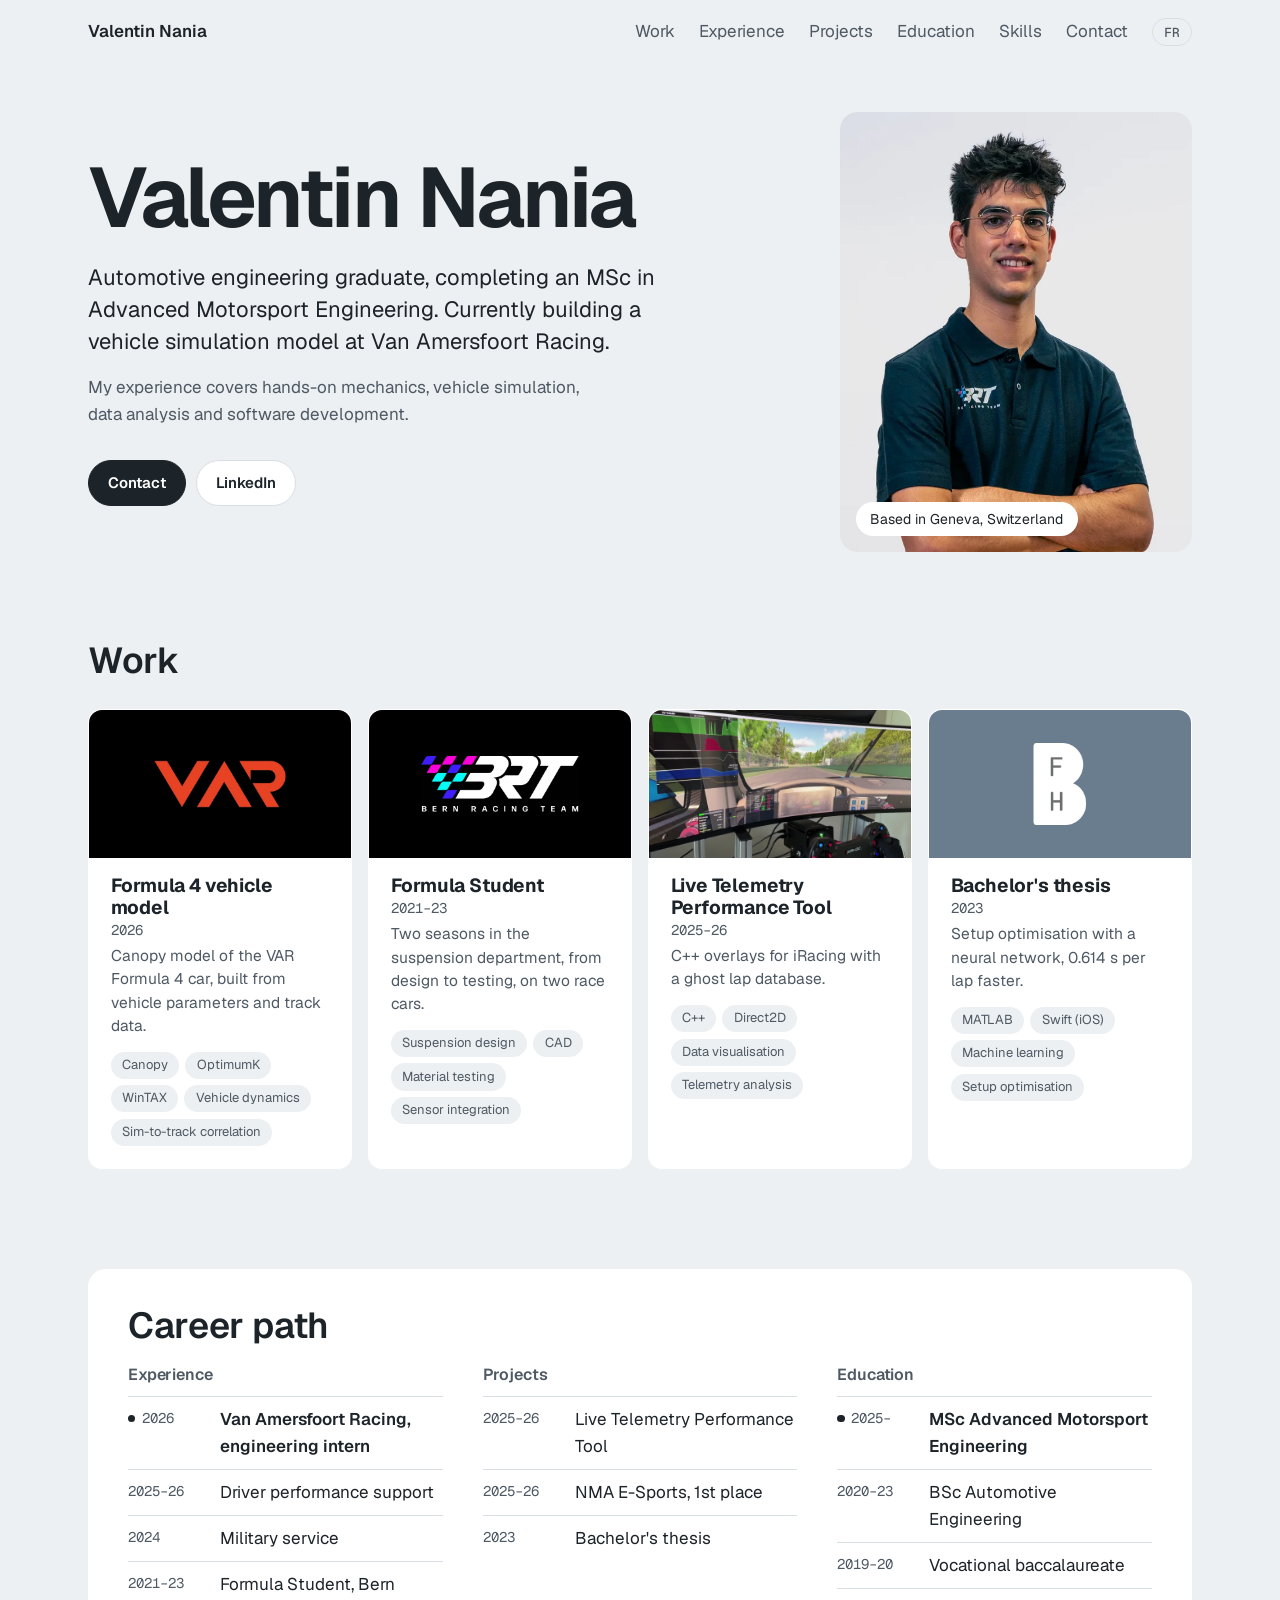
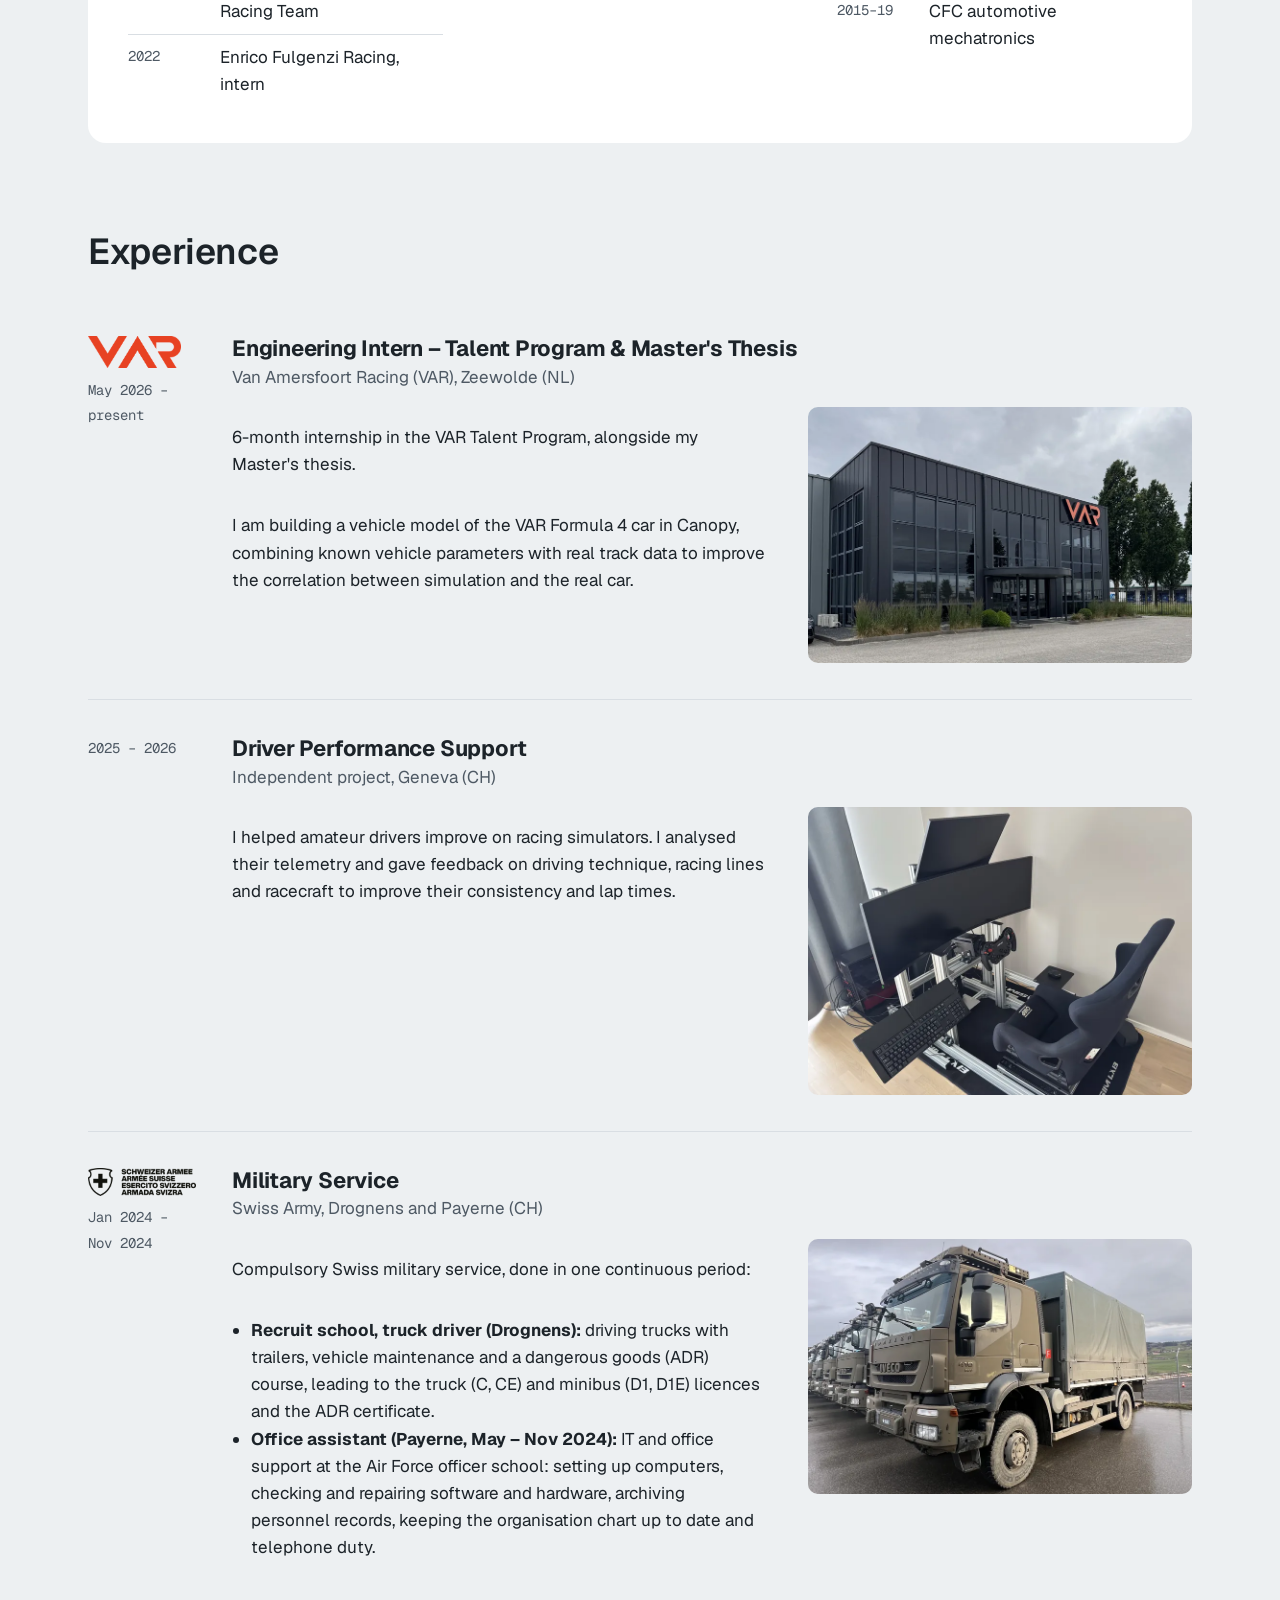
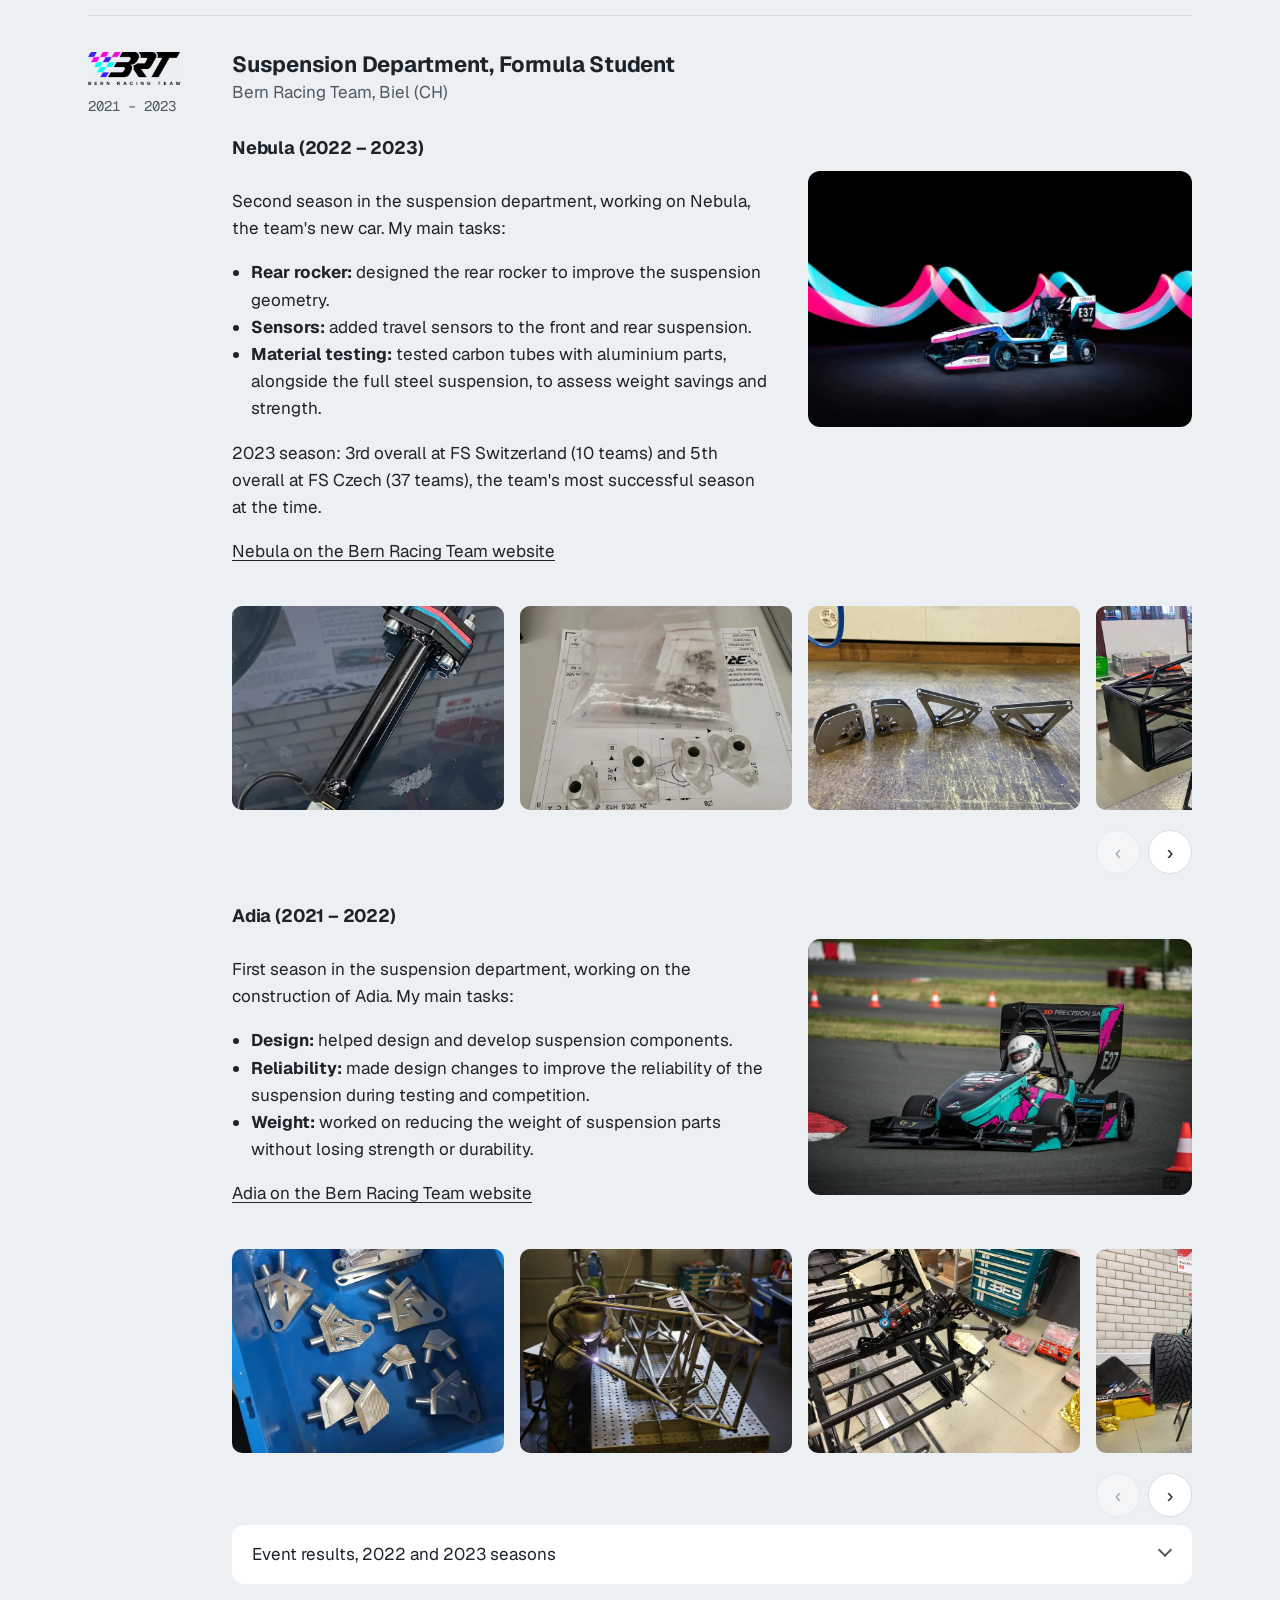
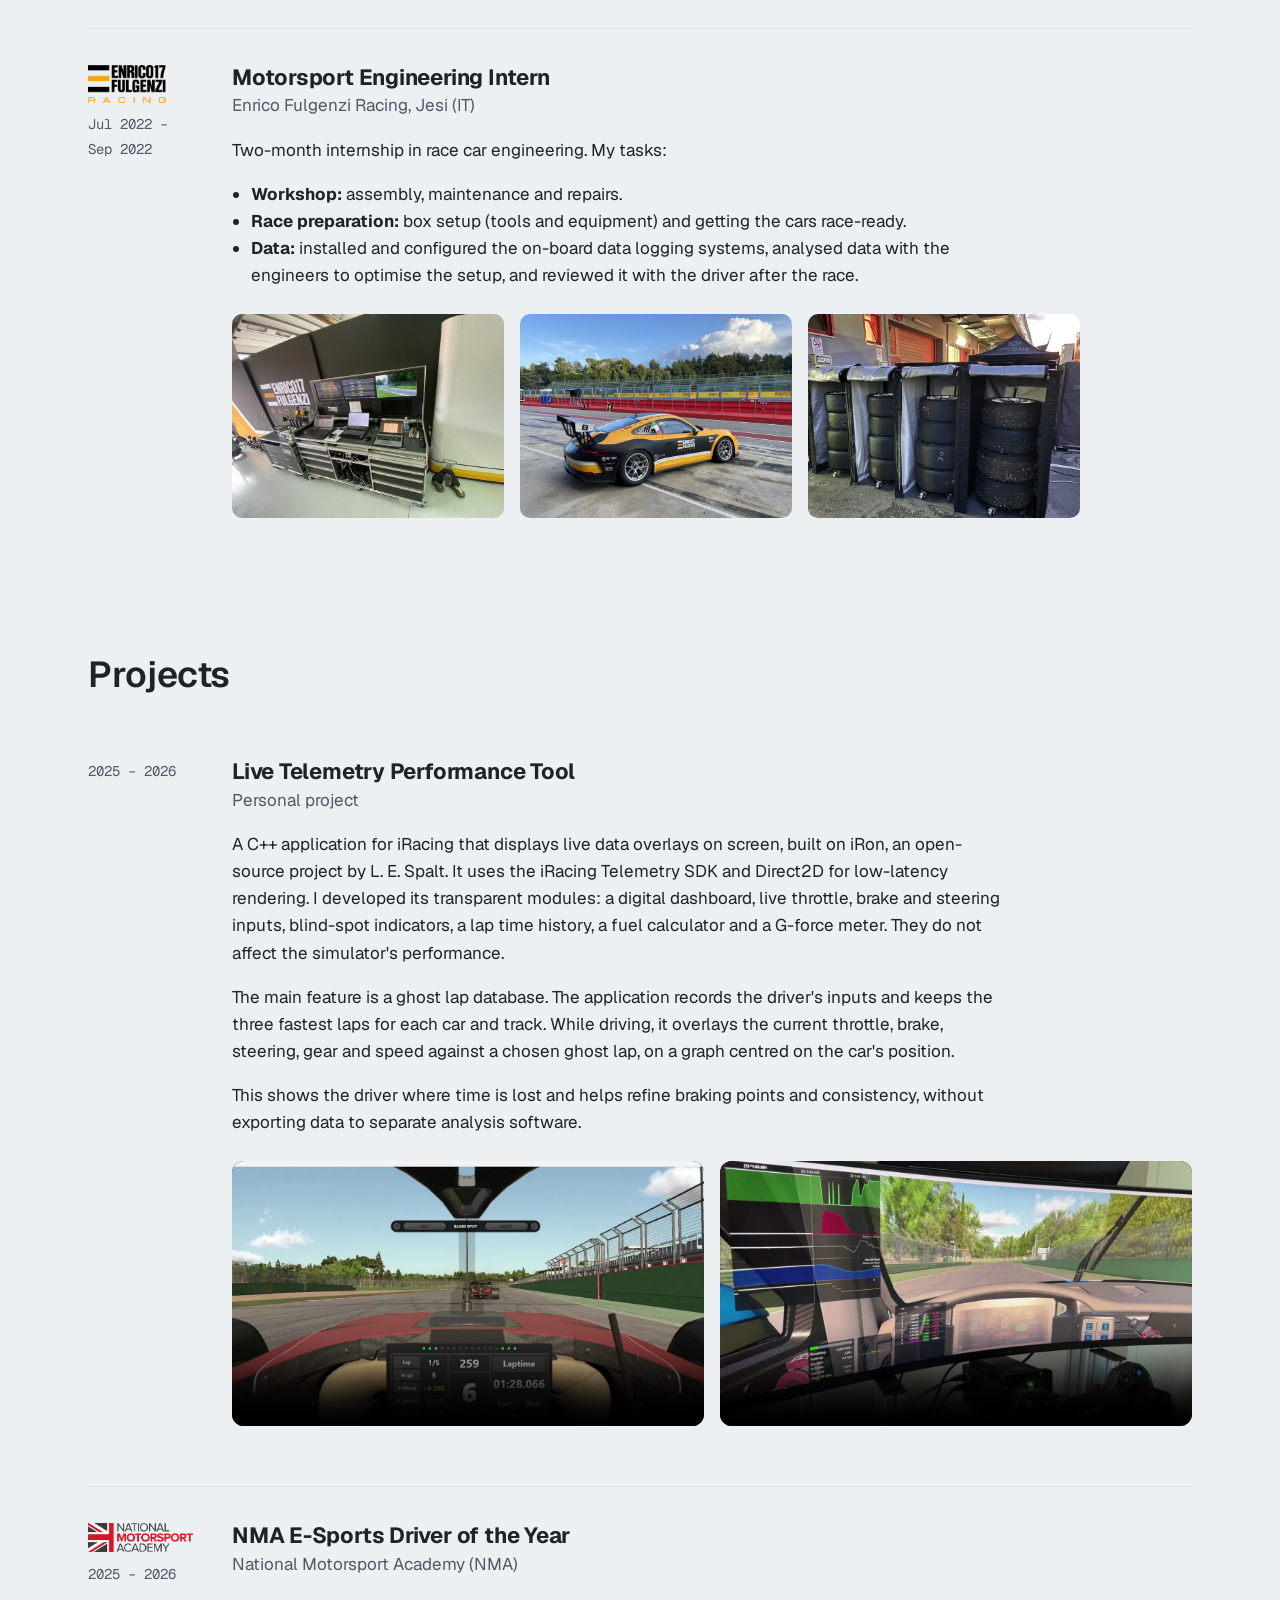
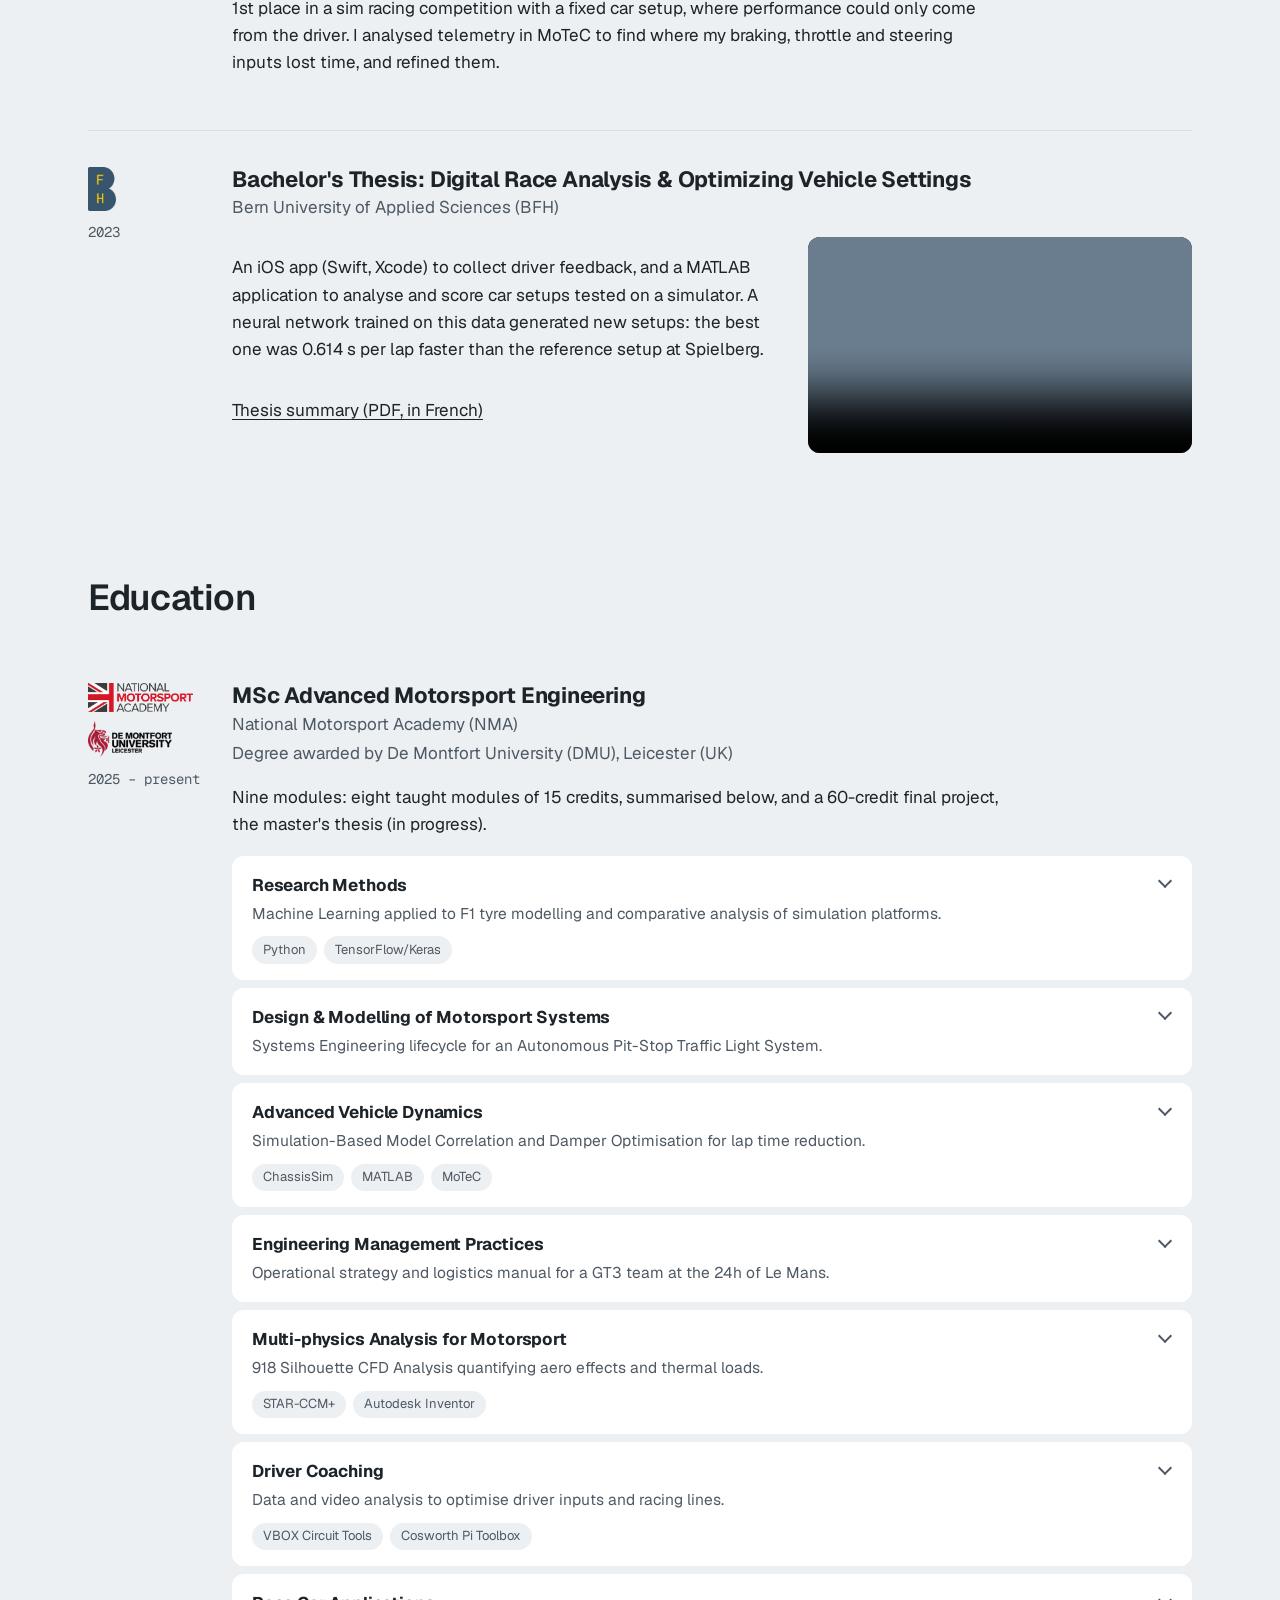
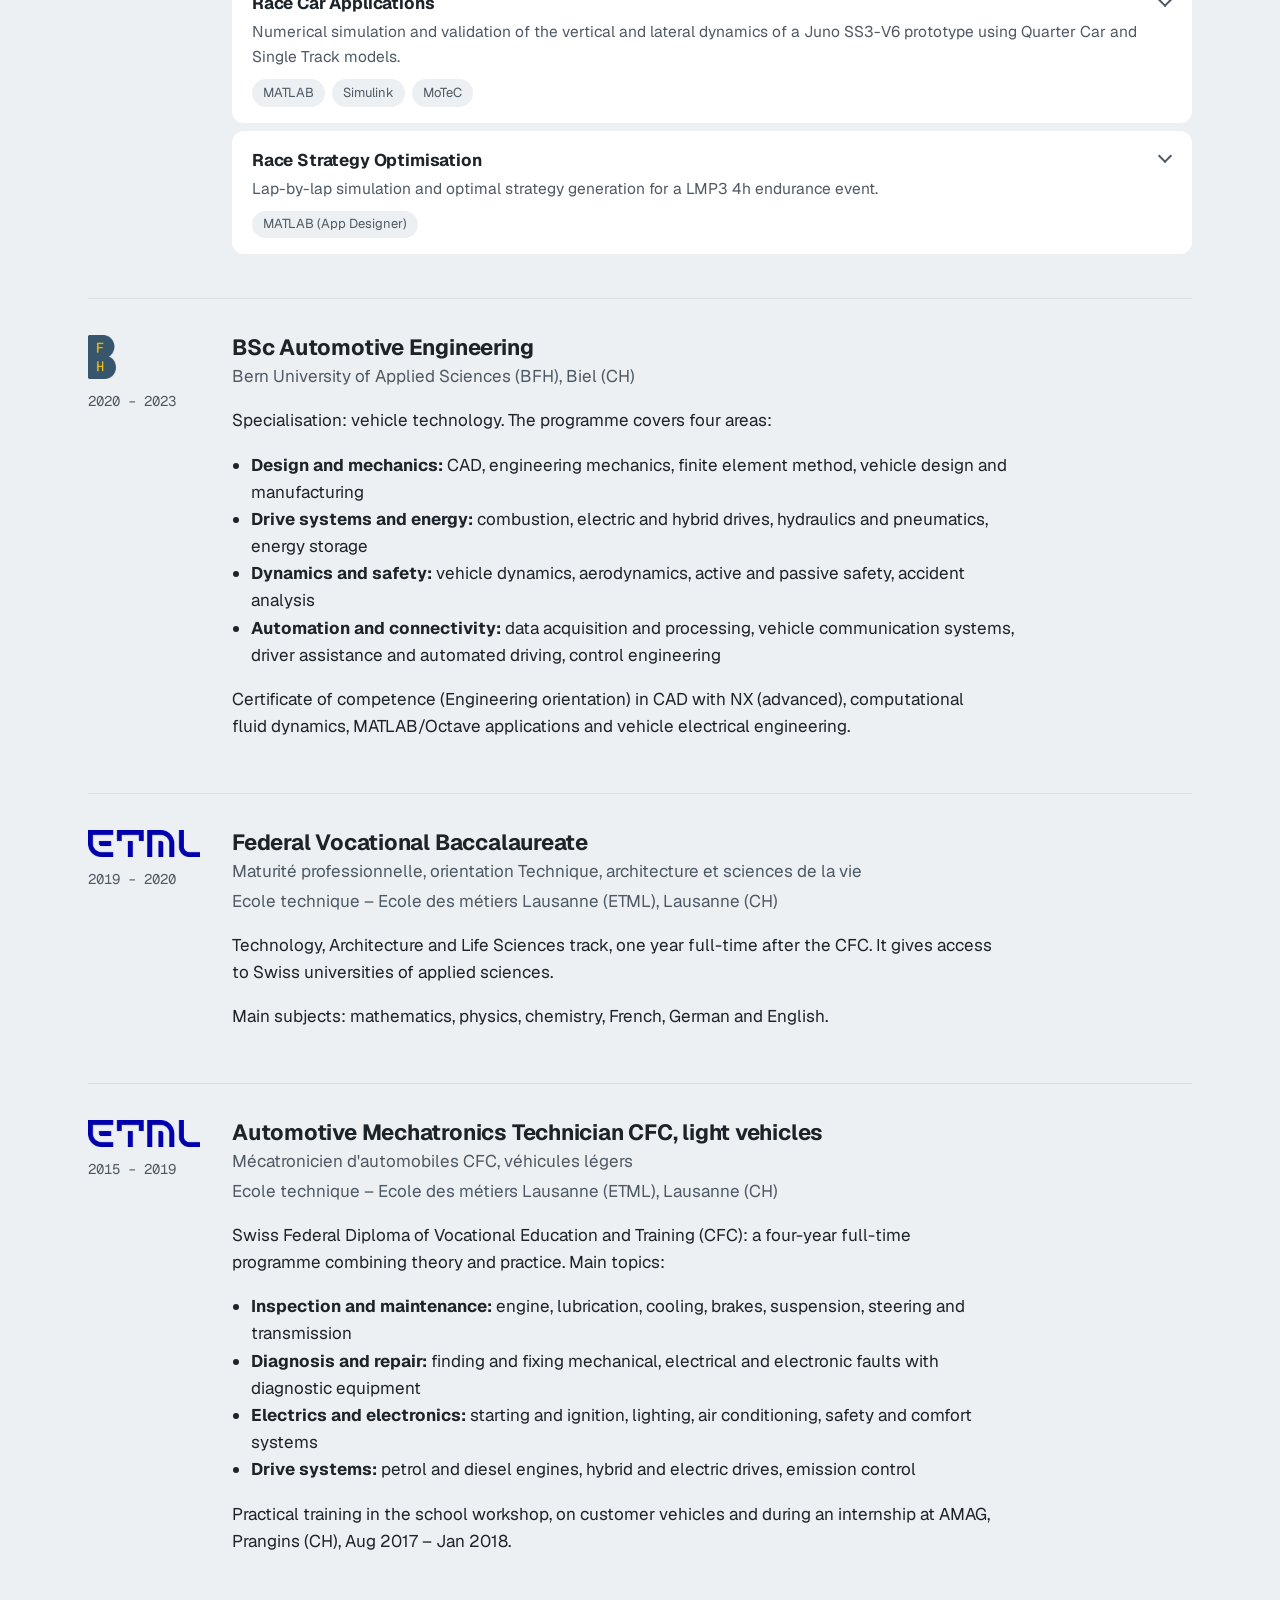
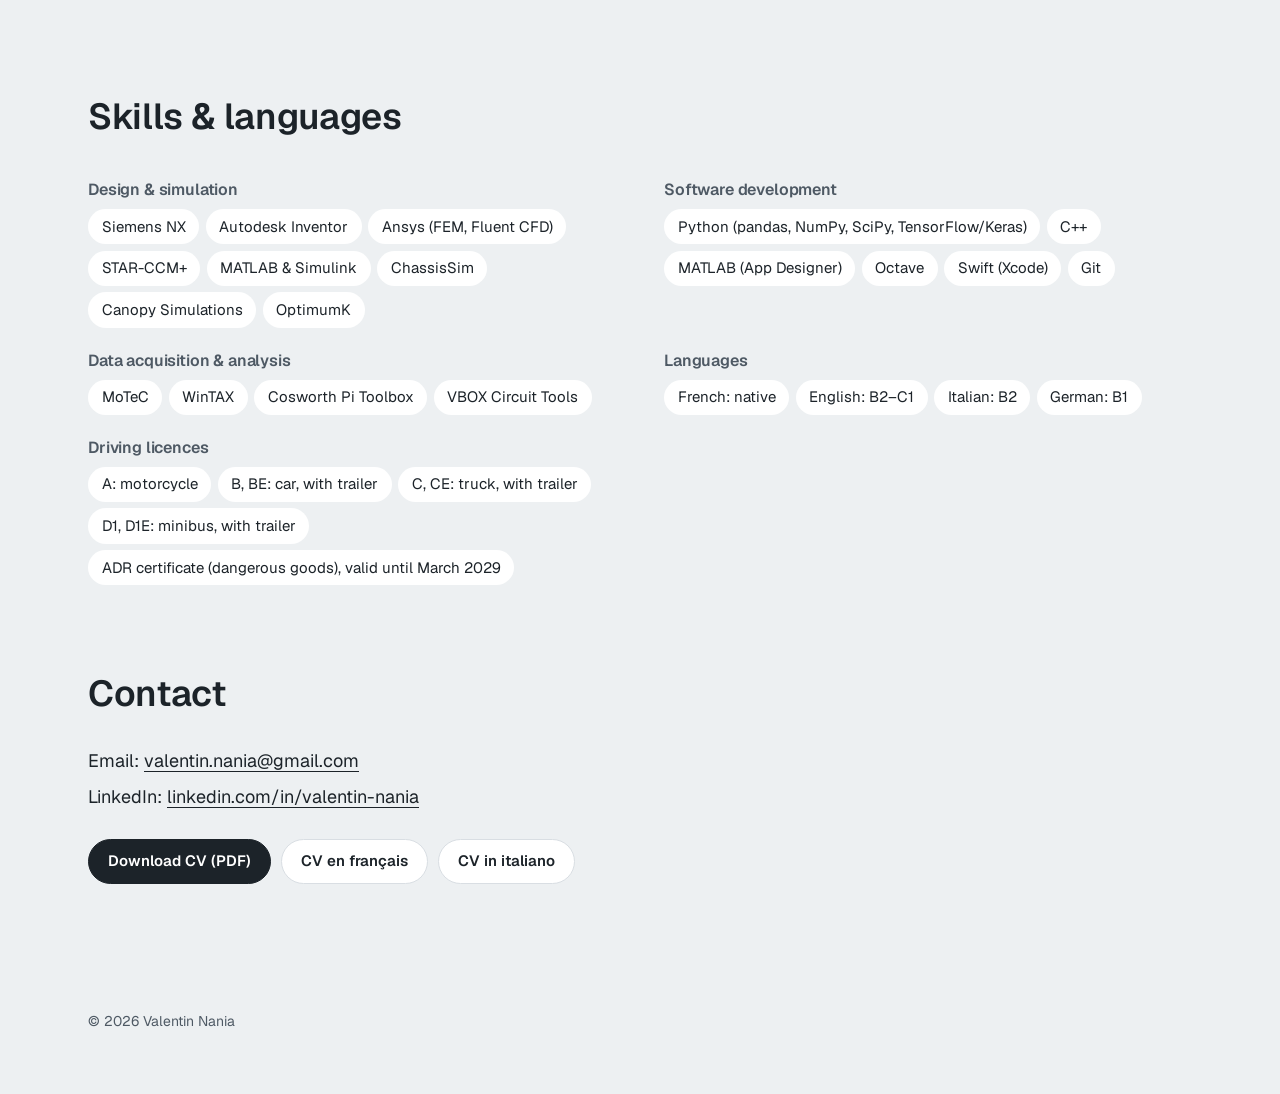
<file: telemetry-tool/index.html>
<!doctype html>
<html lang="en">
<head>
<meta charset="utf-8">
<meta name="viewport" content="width=device-width, initial-scale=1">
<title>Live Telemetry Performance Tool – Valentin Nania</title>
<meta name="robots" content="noindex">
<!-- Link target for LinkedIn: LinkedIn keeps only the canonical URL, so the #anchor needs its own page. It sends visitors to the section. -->
<link rel="canonical" href="https://valentinnania.ch/telemetry-tool/">
<meta property="og:type" content="website">
<meta property="og:url" content="https://valentinnania.ch/telemetry-tool/">
<meta property="og:title" content="Live Telemetry Performance Tool – Valentin Nania">
<meta property="og:description" content="C++ overlays for iRacing with a ghost lap database. Description and videos.">
<meta property="og:image" content="https://valentinnania.ch/img/share-telemetry.jpg">
<meta property="og:image:width" content="1200">
<meta property="og:image:height" content="630">
<link rel="icon" href="/favicon.png" sizes="32x32">
<script>location.replace('/#telemetry-tool');</script>
</head>
<body>
<p><a href="/#telemetry-tool">Live Telemetry Performance Tool</a></p>
</body>
</html>
</file>
<file: style.css>
@font-face { font-family: "Geist"; src: url("fonts/geist.woff2") format("woff2"); font-weight: 100 900; font-display: swap; }
@font-face { font-family: "Geist Mono"; src: url("fonts/geist-mono.woff2") format("woff2"); font-weight: 100 900; font-display: swap; }
:root {
  --bg: #edf0f2; --card: #fff; --ink: #1c2329; --muted: #4e5964; --line: #d9dee3;
  --aside: 24rem;
  --sans: "Geist", system-ui, sans-serif; --mono: "Geist Mono", ui-monospace, monospace;
  --wrap: 72rem; --gutter: max(1.5rem, env(safe-area-inset-left), env(safe-area-inset-right));
  color-scheme: light;
}
* { box-sizing: border-box; }
html { scroll-padding-top: 5.5rem; -webkit-text-size-adjust: 100%; }
@media (prefers-reduced-motion: no-preference) { html, .site-header nav { scroll-behavior: smooth; } }
body { margin: 0; background: var(--bg); color: var(--ink); font: 400 1.0625rem/1.6 var(--sans); }
img, video { display: block; max-width: 100%; height: auto; }
a { color: inherit; text-underline-offset: .2em; text-decoration-thickness: 1px; }
:focus-visible { outline: 2px solid var(--ink); outline-offset: 3px; border-radius: 4px; }
h1, h2, h3, h4 { line-height: 1.15; letter-spacing: -.01em; }
.skip-link { position: absolute; left: -9999px; }
.skip-link:focus { left: 1rem; top: .75rem; z-index: 3; background: var(--card); padding: .5rem 1rem; border-radius: 999px; }

/* Header */
.site-header { position: sticky; top: 0; z-index: 2; background: rgb(237 240 242 / .92); backdrop-filter: blur(8px); }
.site-header .inner { max-width: var(--wrap); margin: 0 auto; padding: 0 var(--gutter); min-height: 4rem; display: flex; align-items: center; gap: 1.5rem; }
.brand { font-weight: 600; text-decoration: none; margin-right: auto; white-space: nowrap; }
.site-header nav { display: flex; gap: 1.5rem; }
.site-header nav a { color: var(--muted); text-decoration: none; }
.site-header nav a:hover { color: var(--ink); }
.site-header nav a[aria-current] { color: var(--ink); text-decoration: underline; text-decoration-thickness: 2px; text-underline-offset: .5em; }
.lang { font: 500 .8125rem var(--mono); color: var(--muted); text-decoration: none; border: 1px solid var(--line); border-radius: 999px; padding: .3rem .7rem; }
.lang:hover { color: var(--ink); border-color: var(--muted); }

main { max-width: var(--wrap); margin: 0 auto; padding: 0 var(--gutter) 5rem; }
main > section + section { margin-top: 5.5rem; }
h2 { font-size: clamp(1.75rem, 3vw, 2.25rem); font-weight: 600; margin: 0 0 1.75rem; }

/* Hero */
.hero { display: grid; grid-template-columns: 1.25fr 1fr; gap: 3rem; align-items: center; padding-top: 3rem; }
h1 { font-size: clamp(3rem, 7vw, 5.25rem); font-weight: 650; letter-spacing: -.035em; line-height: .95; margin: 0 0 1.5rem; }
.lede { font-size: 1.375rem; line-height: 1.45; max-width: 38ch; margin: 0 0 1rem; }
.hero-sub { color: var(--muted); max-width: 46ch; margin: 0 0 2rem; }
.actions { display: flex; flex-wrap: wrap; gap: .6rem; margin: 0; }
.pill { display: inline-block; padding: .6rem 1.2rem; border: 1px solid var(--line); border-radius: 999px; background: var(--card); font-weight: 600; font-size: .9375rem; text-decoration: none; white-space: nowrap; }
.pill:hover { border-color: var(--ink); }
.pill.solid { background: var(--ink); border-color: var(--ink); color: #fff; }
.portrait { position: relative; margin: 0; max-width: 22rem; justify-self: end; }
.portrait img { width: 100%; aspect-ratio: 4 / 5; object-fit: cover; border-radius: 18px; background: #e9ebed; }
.portrait figcaption { position: absolute; left: 1rem; bottom: 1rem; background: var(--card); border-radius: 999px; padding: .35rem .9rem; font-size: .875rem; }

/* Work cards */
/* Horizontal strips (Work cards, photo series): swipe, trackpad, or the buttons added by the script */
.strip { display: grid; grid-auto-flow: column; gap: 1rem; overflow-x: auto; scroll-snap-type: x mandatory; overscroll-behavior-x: contain; padding-bottom: .75rem; scrollbar-width: thin; }
.strip > * { scroll-snap-align: start; }
.strip-nav { display: flex; justify-content: flex-end; gap: .5rem; margin-top: .5rem; }
.strip-nav[hidden] { display: none; }
.strip-nav button { width: 2.75rem; height: 2.75rem; border: 1px solid var(--line); border-radius: 50%; background: var(--card); color: var(--ink); font-size: 1.25rem; line-height: 1; cursor: pointer; }
.strip-nav button:hover { border-color: var(--ink); }
.strip-nav button:disabled { opacity: .35; cursor: default; }
.cards { grid-auto-flow: row; grid-template-columns: repeat(4, minmax(0, 1fr)); }
.card { display: flex; flex-direction: column; background: var(--card); border: 1px solid transparent; border-radius: 14px; overflow: hidden; text-decoration: none; transition: border-color .15s; }
.card:hover { border-color: var(--ink); }
.card img { width: 100%; aspect-ratio: 16 / 9; object-fit: cover; }
.card-body { padding: 1.1rem 1.35rem 1.35rem; }
.card-title { display: grid; gap: .1rem; }
.card h3 { font-size: 1.1875rem; margin: 0; }
.year { font: .875rem var(--mono); color: var(--muted); white-space: nowrap; }
.card p { color: var(--muted); font-size: .9688rem; line-height: 1.5; margin: .35rem 0 .9rem; }
.chips { display: flex; flex-wrap: wrap; gap: .4rem; list-style: none; margin: 0; padding: 0; }
.chips > * { background: var(--bg); color: var(--muted); border-radius: 999px; padding: .2rem .7rem; font-size: .8125rem; }

/* Career path */
.path { background: var(--card); border-radius: 18px; padding: 2.25rem 2.5rem; }
.path h2 { margin-bottom: 1.25rem; }
.path-cols { display: grid; grid-template-columns: repeat(3, 1fr); gap: 2.5rem; }
.path h3 { font-size: 1rem; font-weight: 600; color: var(--muted); margin: 0 0 .75rem; }
.path ul { list-style: none; margin: 0; padding: 0; }
.path a { display: grid; grid-template-columns: 5.25rem 1fr; gap: .5rem; padding: .55rem 0; border-top: 1px solid var(--line); text-decoration: none; }
.path a:hover span { text-decoration: underline; }
.path time { font: .875rem/1.75 var(--mono); color: var(--muted); }
.path .now span { font-weight: 600; }
.path .now time::before { content: ""; display: inline-block; width: .45rem; height: .45rem; margin-right: .4rem; border-radius: 50%; background: var(--ink); vertical-align: .1em; }

/* Detail entries: organisation logo and date in a left column, like the career path */
main > section > article { display: grid; grid-template-columns: 7.5rem minmax(0, 1fr); column-gap: 1.5rem; align-items: start; padding: 2.25rem 0; }
main > section > article + article { border-top: 1px solid var(--line); }
.meta { display: grid; gap: .6rem; justify-items: start; }
.org-logo { max-width: 100%; height: auto; }
.date { margin: 0; font: .875rem/1.8 var(--mono); color: var(--muted); text-wrap: balance; }
.entry-head { display: grid; gap: .15rem; margin-bottom: 1rem; }
.entry-head h3 { font-size: 1.375rem; margin: 0; }
.entry-head .org { margin: 0; color: var(--muted); }
article p, article li { max-width: 70ch; }
article ul { padding-left: 1.2rem; }
article h4 { font-size: 1.125rem; margin: 2rem 0 .75rem; }
figure { margin: 1.5rem 0; }

/* Galleries: clicking a thumbnail opens the full-size image */
.gallery-strip { grid-auto-columns: 17rem; margin-top: 1.5rem; }
.gallery-strip figure { margin: 0; }
.gallery-strip img { width: 100%; aspect-ratio: 4 / 3; object-fit: cover; border-radius: 10px; }
.gallery-strip img.cad { object-fit: contain; background: var(--card); }
.season-body { display: grid; grid-template-columns: minmax(0, 1fr) var(--aside); gap: 2.5rem; align-items: start; }
.feature { margin: 0; }
.feature img { width: 100%; aspect-ratio: 3 / 2; object-fit: cover; border-radius: 12px; }
.video-pair { display: grid; grid-template-columns: 1fr 1fr; gap: 1rem; margin: 1.5rem 0; }
.video-pair figure { margin: 0; }
.split { display: grid; grid-template-columns: minmax(0, 1fr) var(--aside); column-gap: 2.5rem; align-items: start; }
.split > header { grid-column: 1 / -1; }
.split > figure { grid-column: 2; grid-row: 2 / span 3; margin: 0; }
.split > figure img { border-radius: 10px; }

video { width: 100%; border-radius: 12px; background: #000; }

/* Accordions */
details { background: var(--card); border-radius: 12px; margin: .5rem 0; }
summary { position: relative; padding: 1rem 3rem 1rem 1.25rem; cursor: pointer; list-style: none; }
summary::-webkit-details-marker { display: none; }
summary::after { content: ""; position: absolute; right: 1.35rem; top: 1.3rem; width: .5rem; height: .5rem; border-right: 2px solid var(--muted); border-bottom: 2px solid var(--muted); transform: rotate(45deg); transition: transform .15s; }
details[open] > summary::after { top: 1.55rem; transform: rotate(-135deg); }
summary > h4 { display: inline; font-size: 1.0625rem; margin: 0; }
summary > span { display: block; color: var(--muted); font-size: .9688rem; margin-top: .2rem; }
summary > .chips { margin-top: .6rem; }
details > :not(summary) { margin: 0 1.25rem 1.25rem; }

/* Results tables */
.table-wrap { overflow-x: auto; }
.table-wrap + .table-wrap { margin-top: 1.25rem; }
table { border-collapse: collapse; width: 100%; min-width: 36rem; max-width: 52rem; margin: 0 auto; font-size: .9375rem; }
caption { text-align: left; font-weight: 600; font-size: 1rem; padding: .5rem 0 .6rem; }
th, td { padding: .5rem .6rem; border-bottom: 1px solid var(--line); white-space: nowrap; }
td { text-align: center; font: .875rem var(--mono); }
tbody th { text-align: left; font-weight: 500; }
tbody tr:nth-child(even) { background: var(--bg); }
thead th { font-size: .8125rem; font-weight: 600; text-align: center; }
thead th[scope="colgroup"] { border-bottom: 2px solid var(--ink); }
thead th[rowspan] { text-align: left; vertical-align: bottom; }
td:nth-of-type(2), td:nth-of-type(7), thead tr:last-child th:nth-of-type(1), thead tr:last-child th:nth-of-type(6) { border-left: 1px solid var(--line); }
td.podium { font-weight: 700; }
abbr { text-decoration: none; }
.legend { display: grid; grid-template-columns: repeat(2, minmax(0, 1fr)); gap: 1rem 2.5rem; max-width: 52rem; margin: 1.5rem auto 0; padding-top: 1.25rem; border-top: 1px solid var(--line); font-size: .9375rem; }
.legend-title { font-weight: 600; margin: 0 0 .4rem; }
.legend dl { display: grid; grid-template-columns: 3.5rem 1fr; gap: .2rem .75rem; margin: 0; }
.legend dt { font: 600 .875rem/1.6 var(--mono); }
.legend dd { margin: 0; color: var(--muted); }

/* Skills */
.skills-grid { display: grid; grid-template-columns: repeat(2, 1fr); gap: .5rem 3rem; }
.skills-grid h3 { font-size: 1rem; font-weight: 600; color: var(--muted); margin: 1rem 0 .6rem; }
.skills-grid .chips li { background: var(--card); color: var(--ink); font-size: .9375rem; padding: .35rem .85rem; }

/* Contact */
#contact ul { list-style: none; padding: 0; margin: 0 0 1.5rem; font-size: 1.125rem; line-height: 2; }
#contact li a { white-space: nowrap; }

footer { max-width: var(--wrap); margin: 0 auto; padding: 2rem var(--gutter) 3rem; color: var(--muted); font-size: .875rem; }

/* Photo viewer: a clicked photo opens large; arrows move through its gallery */
.viewer { width: 100vw; height: 100dvh; max-width: none; max-height: none; margin: 0; padding: 0; border: 0; background: transparent; touch-action: none; }
.viewer[open] { display: grid; place-items: center; }
.viewer::backdrop { background: rgb(0 0 0 / .88); }
.viewer img { max-width: 92vw; max-height: 86dvh; width: auto; height: auto; border-radius: 8px; }
.viewer button { position: fixed; width: 2.75rem; height: 2.75rem; border: 0; border-radius: 50%; background: rgb(255 255 255 / .9); color: var(--ink); font-size: 1.5rem; line-height: 1; cursor: pointer; }
.viewer-prev { left: 1rem; top: calc(50% - 1.375rem); }
.viewer-next { right: 1rem; top: calc(50% - 1.375rem); }
.viewer-close { right: 1rem; top: 1rem; }
.viewer.single .viewer-prev, .viewer.single .viewer-next { display: none; }
body:has(.viewer[open]) { overflow: hidden; }

@media (max-width: 64rem) {
  .cards { grid-template-columns: repeat(2, minmax(0, 1fr)); }
}

/* Tablet width: the French links are longer, so the one-row header needs a little less space. */
@media (48rem < width <= 56rem) {
  .site-header .inner { gap: 1rem; }
  .site-header nav { gap: 1rem; font-size: .9375rem; }
}

@media (max-width: 48rem) {
  html { scroll-padding-top: 6.5rem; }
  .site-header .inner { flex-wrap: wrap; gap: 0 1rem; padding-top: .6rem; }
  /* One row of links that scrolls sideways, edge to edge; the fade on the right shows there is more. */
  .site-header nav { order: 3; position: relative; width: calc(100% + 2 * var(--gutter)); margin-inline: calc(-1 * var(--gutter)); padding: 0 2.5rem 0 var(--gutter); gap: 1.25rem; overflow-x: auto; scrollbar-width: none; mask-image: linear-gradient(to right, #000 calc(100% - 2.5rem), transparent); }
  .site-header nav::-webkit-scrollbar { display: none; }
  .site-header nav a { flex: none; padding-block: .55rem; }
  .hero { grid-template-columns: 1fr; gap: 2rem; padding-top: 1.5rem; }
  .portrait { order: -1; max-width: 14rem; justify-self: start; }
  .portrait figcaption { left: .6rem; bottom: .6rem; padding: .3rem .7rem; font-size: .75rem; white-space: nowrap; }
  .lede { font-size: 1.1875rem; }
  .path-cols, .skills-grid, .video-pair, .legend { grid-template-columns: 1fr; }
  .legend { margin-inline: 1.25rem; }
  .cards { grid-auto-flow: column; grid-template-columns: none; grid-auto-columns: 80%; }
  .gallery-strip { grid-auto-columns: 75%; }
  .split { display: block; }
  .season-body { grid-template-columns: 1fr; gap: 1rem; }
  .path { padding: 1.5rem; }
  main > section > article { display: block; }
  .meta { display: flex; flex-wrap: wrap; align-items: center; gap: .5rem .75rem; margin-bottom: .75rem; }
  main > section + section { margin-top: 4rem; }
}

/* 404 page */
.not-found { padding-top: 6rem; }
</file>
